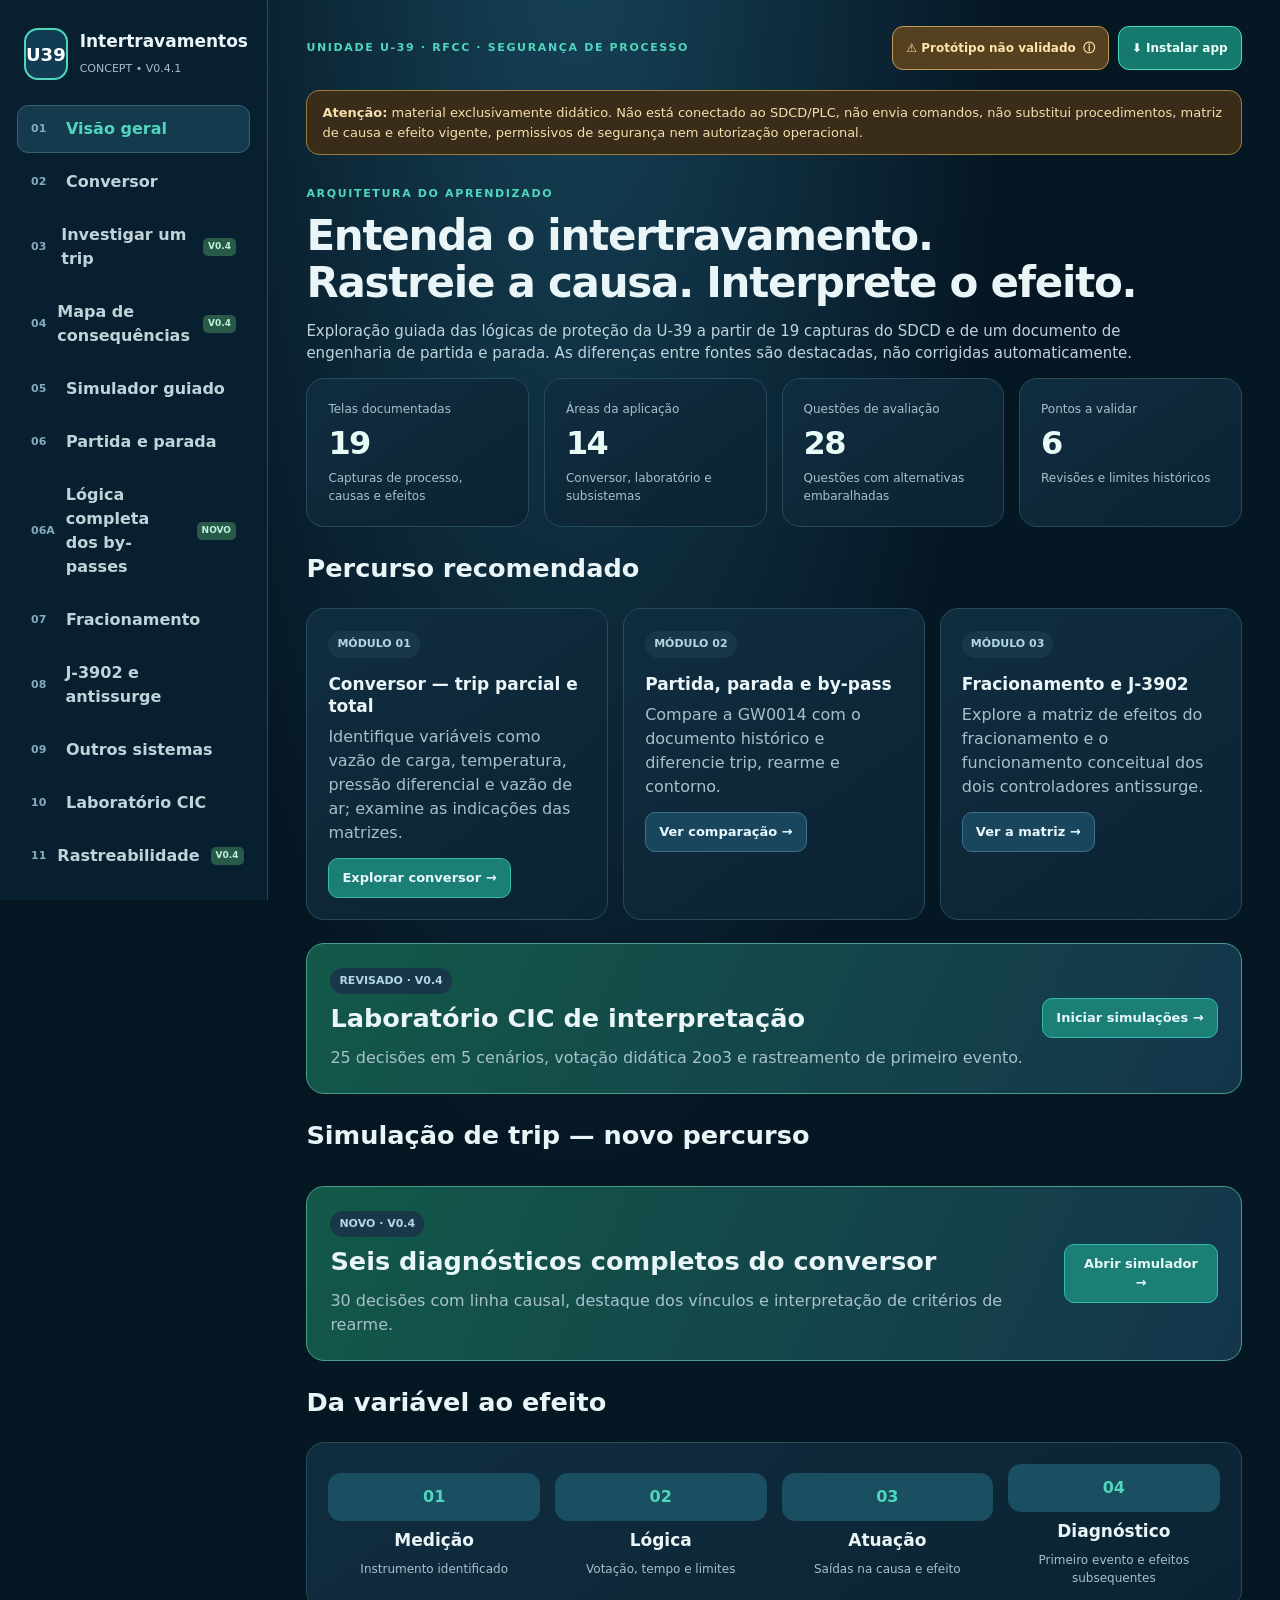
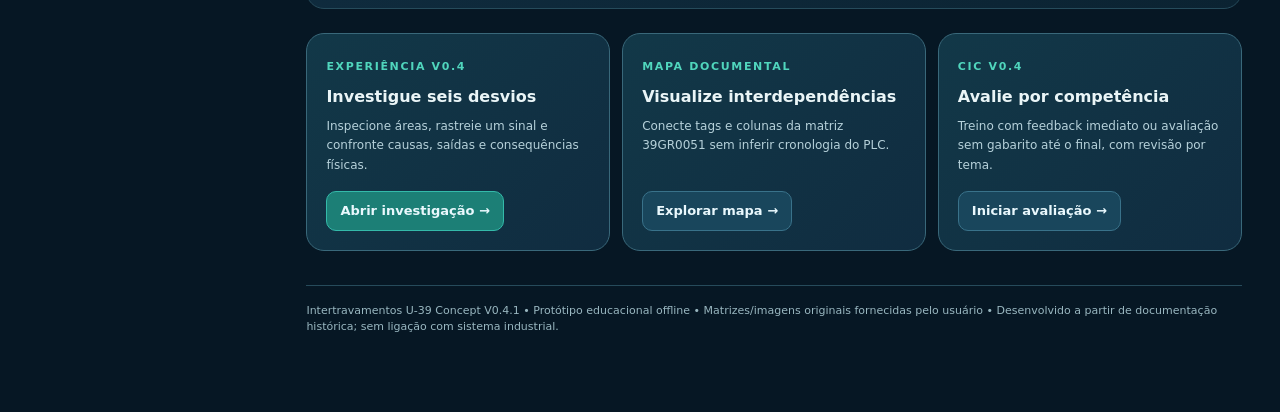
<file: index.html>
<!doctype html>
<html lang="pt-BR"><head>
<meta charset="utf-8"><meta name="viewport" content="width=device-width,initial-scale=1,viewport-fit=cover"><meta name="theme-color" content="#0a273d"><meta name="description" content="Concept educacional de intertravamentos da U-39, com causa e efeito e exercícios.">
<link rel="manifest" href="./manifest.webmanifest"><link rel="icon" type="image/png" sizes="192x192" href="./icons/icon-192.png"><link rel="apple-touch-icon" sizes="152x152" href="./icons/icon-152.png"><meta name="apple-mobile-web-app-capable" content="yes"><meta name="apple-mobile-web-app-status-bar-style" content="black-translucent"><meta name="apple-mobile-web-app-title" content="Intertravamento Concept"><link rel="stylesheet" href="./install-v041.css"><title>U-39 • Intertravamentos Concept </title>
<style>
:root{--bg:#061724;--surface:#0c2333;--surface2:#113043;--line:#264b5b;--ink:#eaf5f7;--muted:#a8c0ca;--teal:#50d6bd;--blue:#71bfe8;--yellow:#f7c661;--red:#fb9394;--chip:#19394a;--shadow:0 12px 44px #00101980;--r:18px}*{box-sizing:border-box}html{scroll-behavior:smooth}body{margin:0;font-family:Inter,"Segoe UI",system-ui,sans-serif;color:var(--ink);background:radial-gradient(ellipse at 45% -150px,#17445a 0,transparent 43%),var(--bg);line-height:1.5}a{color:#9ddfed}button,input{font:inherit}button{cursor:pointer}button:focus-visible,input:focus-visible{outline:3px solid #88ead3;outline-offset:2px}.app{display:grid;grid-template-columns:268px 1fr;min-height:100vh}.sidebar{background:#081f30;border-right:1px solid var(--line);position:sticky;top:0;height:100vh;overflow-y:auto;padding:23px 17px;display:flex;flex-direction:column;gap:20px}.brand{display:flex;align-items:center;gap:12px;padding:5px 7px}.logo{width:52px;height:52px;border-radius:14px;border:2px solid var(--teal);display:grid;place-items:center;font-size:18px;font-weight:900;color:#fff;background:#123c54}.brand strong{font-size:17px;display:block}.brand small{color:var(--muted);font-size:11px}.nav{display:flex;flex-direction:column;gap:5px}.nav button{width:100%;background:transparent;border:1px solid transparent;color:#c1d3d9;text-align:left;border-radius:11px;padding:11px 13px;font-weight:650;display:flex;gap:11px;align-items:center}.nav button:hover{background:#143649}.nav button.active{background:#143a4e;color:var(--teal);border-color:#386272}.nav .num{font-size:11px;color:#85abbc;width:24px}.side-foot{font-size:11px;color:#8faab5;border-top:1px solid var(--line);padding:16px 9px;margin-top:auto}.content{max-width:1640px;width:100%;margin:0 auto;padding:26px clamp(16px,3vw,44px) 76px;min-width:0}.topbar{display:flex;align-items:center;gap:12px;justify-content:space-between;margin-bottom:20px}.kicker{font-weight:750;font-size:11px;letter-spacing:.15em;text-transform:uppercase;color:var(--teal)}h1{font-size:clamp(26px,3.4vw,42px);line-height:1.13;margin:8px 0 13px;letter-spacing:-.03em}h2{font-size:clamp(20px,2vw,27px);line-height:1.2;margin:0 0 12px}h3{font-size:17px;line-height:1.3;margin:0 0 8px}p{margin:0 0 13px}.lead{color:#bfd4db;font-size:15px;max-width:880px}.pill{display:inline-flex;align-items:center;gap:6px;background:#14483f;color:#a8f4dc;padding:5px 9px;border-radius:100px;font-size:11px;font-weight:800;white-space:nowrap}.pill.warn{background:#56401c;color:#f8da99}.pill.neutral{background:#18384a;color:#b3d6e2}.notice{border:1px solid #997c3b;background:#392c19;border-radius:13px;padding:12px 15px;color:#f6dfac;font-size:13px;margin:16px 0 25px}.grid{display:grid;grid-template-columns:repeat(12,minmax(0,1fr));gap:15px}.span3{grid-column:span 3}.span4{grid-column:span 4}.span5{grid-column:span 5}.span6{grid-column:span 6}.span7{grid-column:span 7}.span8{grid-column:span 8}.span12{grid-column:span 12}.card{background:linear-gradient(145deg,#102d40,#0b2332);border:1px solid var(--line);border-radius:var(--r);padding:21px;min-width:0}.card.alt{background:#0b2434}.mini{color:var(--muted);font-size:12px}.stat{font-size:32px;font-weight:850;letter-spacing:-.05em;line-height:1.15;color:#e8fbf6;margin:7px 0}.sechead{display:flex;justify-content:space-between;align-items:start;gap:12px;margin:26px 0 13px;flex-wrap:wrap}.btn,.choice,.chip{background:#19465c;border:1px solid #39728a;color:#e9f8fd;padding:9px 13px;border-radius:10px;font-weight:700;font-size:13px}.btn:hover,.choice:hover,.chip:hover{border-color:var(--teal);background:#1a5262}.btn.primary{background:#1c7f76;border-color:#34baaa}.btn.ghost{background:transparent}.btn.small{font-size:12px;padding:6px 9px}.tabs{display:flex;gap:7px;flex-wrap:wrap}.chip.selected,.choice.selected{background:#1b655c;border-color:#48d6be;color:#eafffa}.muted{color:var(--muted)}.row{display:flex;gap:10px;align-items:center;flex-wrap:wrap}.split{display:grid;grid-template-columns:minmax(0,1.25fr) minmax(280px,.75fr);gap:16px}.figure{background:#071621;border:1px solid #376073;border-radius:13px;overflow:hidden}.figure button{display:block;width:100%;border:0;background:none;padding:0;color:inherit}.figure img{display:block;width:100%;height:auto;object-fit:contain}.figure figcaption{color:#b0c7ce;font-size:12px;padding:9px 12px;border-top:1px solid var(--line)}figure{margin:0}.dot{width:10px;height:10px;border-radius:50%;background:var(--teal);display:inline-block;vertical-align:middle}.detail{border-left:3px solid var(--teal);background:#103446;border-radius:0 10px 10px 0;padding:14px 16px;font-size:13px;color:#d9ecf0}.detail.warn{border-left-color:var(--yellow);background:#362d1e;color:#ffe5b0}.divider{border:0;border-top:1px solid var(--line);margin:17px 0}.callout{display:flex;gap:14px;align-items:flex-start}.bigletter{border-radius:13px;background:#1a4e61;color:var(--teal);font-weight:900;padding:12px 17px}.tablewrap{overflow-x:auto;border-radius:12px;border:1px solid var(--line)}table{border-collapse:collapse;width:100%;font-size:12px;min-width:650px}th,td{padding:12px 13px;text-align:left;border-bottom:1px solid #2a4a58;vertical-align:top}th{background:#173c4f;color:#c9e6eb;white-space:nowrap}tr:nth-child(even) td{background:#102e3f}td{color:#d4e5e9}tr:last-child td{border-bottom:0}.cause-list{display:grid;gap:9px}.cause-list button{text-align:left;background:#0e2c3e;border:1px solid #2d586c;border-radius:12px;padding:13px 15px;color:#d7edf1}.cause-list button:hover,.cause-list button.selected{border-color:#51d7bf;background:#194758}.cause-list button strong{display:block;font-size:13px}.cause-list button small{display:block;color:#b5cad0;margin-top:4px}.effect{padding:12px;border:1px solid #32576b;border-radius:11px;margin:7px 0;font-size:12px;background:#122f40;display:flex;justify-content:space-between;gap:12px;align-items:center}.effect.on{background:#135049;border-color:#43c6aa}.effect .status{font-size:10px;white-space:nowrap;color:#b1eccc;font-weight:700}.gallery{display:grid;grid-template-columns:repeat(3,minmax(0,1fr));gap:15px}.gal-item{padding:0;overflow:hidden}.gal-item button{display:block;width:100%;border:0;background:none;color:inherit;text-align:left}.gal-item img{display:block;width:100%;aspect-ratio:1.48;object-fit:contain;background:#06121e}.gal-item .copy{padding:11px 13px 15px}.gal-item .copy strong{display:block;font-size:12px;line-height:1.35}.gal-item small{font-size:11px;color:#b4ccd3}input[type=search]{color:var(--ink);background:#102c3d;border:1px solid #396172;padding:12px 15px;width:min(100%,430px);border-radius:12px}.hidden{display:none!important}.quiz-options{display:grid;gap:9px;margin:15px 0}.choice{text-align:left;padding:12px 14px;font-weight:600;background:#112e40}.choice.selected{background:#19564c}.choice.correct{background:#1b5c4c;border-color:#59d29e}.choice.incorrect{background:#5d2d38;border-color:#e9929d}.quiz-answer{background:#143a42;border-left:3px solid var(--teal);padding:13px;border-radius:0 10px 10px 0;margin:14px 0;font-size:13px}.progressbar{height:7px;background:#1a4253;overflow:hidden;border-radius:100px;margin:14px 0 20px}.progressbar>span{height:100%;display:block;background:#54d5bb;transition:width .2s}.screen{display:none}.screen.active{display:block}.tiny{font-size:11px;color:#a8c0ca}.footer{margin-top:34px;color:#99b7c0;font-size:11px;border-top:1px solid var(--line);padding-top:17px}.modal{position:fixed;inset:0;background:#000d;z-index:100;display:none;align-items:center;justify-content:center;padding:14px}.modal.open{display:flex}.modal-inner{max-width:min(98vw,1500px);max-height:95vh;display:flex;flex-direction:column;gap:9px;min-width:0}.modal-bar{display:flex;justify-content:space-between;gap:15px;align-items:center;color:white;font-size:13px;background:#0d3444;padding:7px 12px;border-radius:11px}.modal img{display:block;object-fit:contain;max-width:100%;max-height:calc(95vh - 66px);background:#112733;align-self:center;border:1px solid #4e6876}.hamb{display:none}.sourcebox{background:#193649;padding:12px 15px;border-radius:10px;font-size:12px;color:#c9dce1;border:1px solid #345a6b}.image-multi{display:grid;grid-template-columns:repeat(2,minmax(0,1fr));gap:14px}.step{border-left:2px solid #438b8c;padding:0 0 20px 18px;margin-left:8px;position:relative}.step:before{content:'';position:absolute;left:-7px;top:0;background:#56d6bd;border:2px solid #0b2434;border-radius:100%;width:10px;height:10px}.step:last-child{border-left-color:transparent;padding-bottom:0}.step strong{display:block;margin-bottom:5px}img{max-width:100%}@media(max-width:1080px){.span3{grid-column:span 6}.span4{grid-column:span 6}.gallery{grid-template-columns:repeat(2,minmax(0,1fr))}}@media(max-width:780px){.app{display:block}.sidebar{position:fixed;z-index:60;left:0;top:0;bottom:0;width:min(82vw,290px);transform:translateX(-110%);transition:transform .25s;box-shadow:var(--shadow)}.sidebar.open{transform:none}.hamb{display:block}.content{padding:16px 14px 50px}.split{grid-template-columns:1fr}.span3,.span4,.span5,.span6,.span7,.span8{grid-column:span 12}.image-multi{grid-template-columns:1fr}.card{padding:16px}.gallery{grid-template-columns:repeat(2,minmax(0,1fr));gap:10px}.gal-item .copy{padding:9px}.topbar{margin-bottom:13px}h1{font-size:27px}table{font-size:11px}.stat{font-size:27px}}@media(max-width:440px){.gallery{grid-template-columns:1fr}.nav button{padding:10px}.topbar .pill{white-space:normal;text-align:right}.sechead{margin-top:23px}}

/* V0.2 — aplicações didáticas e acessibilidade */
.nav-new{margin-left:auto;font-size:9px;border-radius:5px;padding:2px 5px;background:#285949;color:#baf4d9}.lab-feature{margin-top:23px;display:flex;align-items:center;justify-content:space-between;gap:18px;padding:23px;background:linear-gradient(115deg,#135949,#14354b);border:1px solid #4b9d89;border-radius:var(--r)}.lab-feature h2{margin-top:9px}.lab-feature p{margin:0}.output-grid{display:grid;grid-template-columns:repeat(3,minmax(0,1fr));gap:8px}.output-pill{background:#122b3b;border:1px solid #3c5e6d;border-radius:9px;padding:9px 10px;font-size:11px;display:flex;flex-direction:column;gap:3px;min-width:0}.output-pill.active{background:#18564b;border-color:#4bcaad}.output-pill em{font-style:normal;color:#b5ced1;font-size:10px}.phase-detail{margin-top:17px;background:#0e3041;padding:17px;border:1px solid #365f70;border-radius:13px;min-height:130px}.phase-detail p:last-child{margin-bottom:0}.phase-detail ul{margin:9px 0 0;padding-left:20px}.phase-detail li{margin-bottom:8px}.vote-group{display:grid;grid-template-columns:repeat(3,minmax(0,1fr));gap:10px;margin:21px 0}.vote{border-radius:12px;background:#143d4c;border:1px solid #507487;padding:15px 7px;font-size:13px;font-weight:750;color:#cee0e7}.vote[aria-pressed="true"]{background:#6f3d2e;color:#fff0d8;border-color:#ecaa80}.vote-result{padding:13px 15px;border-left:4px solid #51d0b8;background:#163c45;border-radius:0 9px 9px 0;font-size:13px}.vote-result.trip{border-left-color:#fab869;background:#493222}.lab-grid{display:grid;grid-template-columns:repeat(5,minmax(0,1fr));gap:11px;margin-bottom:19px}.lab-card{background:#0e3041;border:1px solid #3b6577;padding:15px;border-radius:13px;color:#dbeef2;text-align:left;min-width:0}.lab-card:hover,.lab-card.selected{border-color:#55cbb4;background:#175249}.lab-card small{font-size:10px;color:#a9c5cd;display:block;margin-top:8px}.lab-card strong{font-size:13px;display:block;line-height:1.3}.lab-card .lab-icon{display:block;font-size:21px;margin-bottom:10px}.lab-workspace{margin-top:20px}.lab-workspace .sourcebox{margin:12px 0}.lab-workspace h2{margin-top:16px}.evidence-tags{display:flex;gap:7px;flex-wrap:wrap;margin-top:7px}.evidence-tags button{font-size:11px}.caption-bar{display:flex;justify-content:space-between;align-items:center;gap:12px}.learn-note{border-radius:12px;padding:12px;background:#0d3141;border:1px solid #3f6576;font-size:12px;color:#c5dce1}.toast-saved{color:#b4f3e3}
@media(max-width:780px){.topbar{position:sticky;top:0;z-index:32;background:#092334f0;border:1px solid #204757;padding:8px 10px;border-radius:12px;backdrop-filter:blur(12px)}.sidebar.open{z-index:65}}
/* Modal com zoom para leitura de tags em mobile */
#lightbox .modal-inner{width:min(98vw,1560px);height:min(94dvh,940px);max-height:none}#lightbox .modal-bar{flex:0 0 auto}#lightbox .image-stage{flex:1;min-height:0;overflow:auto;display:block;background:#071621;border:1px solid #426174;border-radius:10px;touch-action:pan-x pan-y}#lightbox .image-stage img{max-width:none;max-height:none;width:100%;height:auto;display:block;margin:0;object-fit:initial;align-self:auto;border:0;transform:none}#lightbox .zoom-controls{display:flex;align-items:center;gap:5px;margin-left:auto}#lightbox .zoom-controls button{background:#19465c;border:1px solid #47738a;color:white;border-radius:7px;min-width:32px;height:30px;cursor:pointer}#lightbox .zoom-controls button:hover{background:#2b6578}#lightbox .zoom-value{min-width:39px;text-align:center;font-size:11px;color:#bce5e6}
@media(max-width:1180px){.lab-grid{grid-template-columns:repeat(3,minmax(0,1fr))}}@media(max-width:840px){.output-grid{grid-template-columns:repeat(2,minmax(0,1fr))}.lab-grid{grid-template-columns:repeat(2,minmax(0,1fr))}}@media(max-width:580px){.lab-feature{align-items:stretch;flex-direction:column;padding:16px}.lab-feature .btn{align-self:flex-start}.vote{font-size:12px;padding:12px 4px}.lab-grid{grid-template-columns:1fr 1fr}.output-grid{grid-template-columns:1fr 1fr}.lab-card{padding:11px}.lab-card .lab-icon{margin-bottom:4px}#lightbox .modal-inner{height:93dvh;width:99vw}#lightbox .modal-bar{font-size:11px;flex-wrap:wrap}#lightbox .zoom-controls{margin-left:0}#lightbox .image-stage img{width:100%}}@media(max-width:365px){.output-grid{grid-template-columns:1fr}.lab-grid{grid-template-columns:1fr}.vote-group{gap:5px}}
@media(prefers-reduced-motion:reduce){html{scroll-behavior:auto}*,*:before,*:after{transition-duration:.01ms!important;animation-duration:.01ms!important}}

/* V0.4 · Fluxo guiado do conversor, responsivo e sem controles reais de SDCD */
.sim-scenarios{display:grid;grid-template-columns:repeat(3,minmax(0,1fr));gap:11px;margin:14px 0 19px}
.sim-case{display:flex;align-items:center;gap:11px;background:#112c3d;border:1px solid #31556b;border-radius:13px;color:#eaf7f9;text-align:left;padding:13px;min-width:0;min-height:77px}
.sim-case strong{display:block;font-size:13px;line-height:1.28}.sim-case small{display:block;color:#a9c5cd;line-height:1.3;font-size:11px;margin-top:4px}
.sim-case:hover,.sim-case.selected{border-color:#54cdbb;background:#164b4d}.sim-case-icon{display:grid;place-items:center;flex:0 0 33px;height:33px;border-radius:10px;background:#27566a;font-weight:850;color:#b7eeeb}
.sim-workspace{padding:clamp(16px,2.3vw,25px)}.sim-timeline{display:grid;grid-template-columns:repeat(5,minmax(0,1fr));gap:5px;margin:17px 0}.sim-step{background:#0a2636;border:1px solid #28495b;border-radius:10px;padding:10px 8px;display:flex;align-items:center;gap:7px;min-width:0}
.sim-step span{font-weight:850;background:#1c4355;min-width:22px;height:22px;display:grid;place-items:center;border-radius:100%;font-size:11px}.sim-step strong{font-size:11px;line-height:1.3;font-weight:700}.sim-step.here{background:#1a544e;border-color:#60d5ba}.sim-step.done{border-color:#407466}
.sim-flow{display:flex;align-items:center;gap:6px;background:#081e2c;border:1px solid #335364;border-radius:11px;padding:12px 8px;margin:15px 0;overflow-x:auto}.sim-node{display:flex;align-items:center;gap:7px;padding:10px 9px;border-radius:9px;border:1px solid #35556a;flex:1;min-width:120px;color:#a4bfca;font-size:11px;font-weight:650}.sim-node-n{flex-shrink:0;width:22px;height:22px;display:grid;place-items:center;background:#28506b;border-radius:7px;color:white;font-size:11px}.sim-node.focus{border-color:#5ce1c2;background:#164d4b;color:#eafff8}.sim-node.prior{border-color:#408578;color:#c1e4da}.sim-link{color:#85bbb8}
.sim-question{margin:20px 0}.sim-actions{margin-top:21px;justify-content:space-between}.sim-reference{background:none;border:0;color:#a0e9e2;padding:2px;font-weight:750;text-decoration:underline;text-underline-offset:2px;cursor:pointer}.sim-summary{display:grid;grid-template-columns:repeat(2,minmax(0,1fr));gap:10px;margin:15px 0}.sim-summary article{border:1px solid #315569;background:#102c3d;border-radius:10px;padding:13px;font-size:13px}.sim-summary p{margin:6px 0 0;color:#b5cbd2}.sim-blank{margin-top:15px}
@media(max-width:1100px){.sim-scenarios{grid-template-columns:repeat(2,minmax(0,1fr))}.sim-step{display:block;text-align:center}.sim-step span{margin:0 auto 5px}}
@media(max-width:680px){.sim-scenarios{grid-template-columns:1fr 1fr}.sim-case{padding:10px;min-height:82px}.sim-case-icon{min-width:29px;flex-basis:29px}.sim-step{padding:7px 2px}.sim-step strong{font-size:9px}.sim-node{min-width:110px}.sim-summary{grid-template-columns:1fr}.sim-actions .btn{font-size:12px}}
@media(max-width:410px){.sim-scenarios{grid-template-columns:1fr}.sim-step strong{font-size:8px}.sim-timeline{gap:3px}.sim-step span{width:19px;height:19px;font-size:10px}}

</style><link rel="stylesheet" href="./v04.css"><link rel="stylesheet" href="./bypass-avancado-v1.css">
</head><body>
<div class="app"><aside id="sidebar" class="sidebar"><div class="brand"><div class="logo">U39</div><div><strong>Intertravamentos</strong><small>CONCEPT • V0.4.1</small></div></div><div class="nav" id="nav"><button class="active" data-page="inicio"><span class="num">01</span> Visão geral</button><button data-page="conversor"><span class="num">02</span> Conversor</button><button data-page="investigacao"><span class="num">03</span> Investigar um trip <span class="nav-new">V0.4</span></button><button data-page="mapa"><span class="num">04</span> Mapa de consequências <span class="nav-new">V0.4</span></button><button data-page="simulador"><span class="num">05</span> Simulador guiado</button><button data-page="bypass"><span class="num">06</span> Partida e parada</button><button data-page="fracionamento"><span class="num">07</span> Fracionamento</button><button data-page="j3902"><span class="num">08</span> J-3902 e antissurge</button><button data-page="sistemas"><span class="num">09</span> Outros sistemas</button><button data-page="laboratorio"><span class="num">10</span> Laboratório CIC</button><button data-page="rastreio"><span class="num">11</span> Rastreabilidade <span class="nav-new">V0.4</span></button><button data-page="galeria"><span class="num">12</span> Telas originais</button><button data-page="quiz"><span class="num">13</span> Avaliação CIC <span class="nav-new">V0.4</span></button><button data-page="validacao"><span class="num">14</span> Validação técnica</button></div><div class="side-foot">Treinamento baseado em documento histórico e capturas fornecidas pelo usuário.<br>Não representa a configuração validada da planta.</div></aside>
<main class="content"><header class="topbar"><div class="row"><button class="btn ghost hamb" id="menuBtn" aria-label="Abrir menu">☰ Menu</button><div class="kicker">UNIDADE U-39 · RFCC · SEGURANÇA DE PROCESSO</div></div><div class="u39-topbar-actions"><button type="button" class="u39-validation-button" id="u39ValidationBtn" aria-haspopup="dialog" aria-controls="u39ValidationDialog">⚠ Protótipo não validado <span aria-hidden="true">ⓘ</span></button><button type="button" class="u39-install-button" id="u39InstallBtn" aria-haspopup="dialog" aria-controls="u39InstallDialog">⬇ Instalar app</button></div></header>
<div class="notice"><strong>Atenção:</strong> material exclusivamente didático. Não está conectado ao SDCD/PLC, não envia comandos, não substitui procedimentos, matriz de causa e efeito vigente, permissivos de segurança nem autorização operacional.</div>
<section id="page-inicio" class="screen active"><span class="kicker">Arquitetura do aprendizado</span><h1>Entenda o intertravamento.<br>Rastreie a causa. Interprete o efeito.</h1><p class="lead">Exploração guiada das lógicas de proteção da U-39 a partir de 19 capturas do SDCD e de um documento de engenharia de partida e parada. As diferenças entre fontes são destacadas, não corrigidas automaticamente.</p>
<div class="grid"><div class="card span3"><div class="mini">Telas documentadas</div><div class="stat">19</div><div class="mini">Capturas de processo, causas e efeitos</div></div><div class="card span3"><div class="mini">Áreas da aplicação</div><div class="stat">14</div><div class="mini">Conversor, laboratório e subsistemas</div></div><div class="card span3"><div class="mini">Questões de avaliação</div><div class="stat" id="qStat">28</div><div class="mini">Questões com alternativas embaralhadas</div></div><div class="card span3"><div class="mini">Pontos a validar</div><div class="stat">6</div><div class="mini">Revisões e limites históricos</div></div></div>
<div class="sechead"><h2>Percurso recomendado</h2></div><div class="grid"><div class="card span4"><div class="pill neutral">MÓDULO 01</div><h3 style="margin-top:15px">Conversor — trip parcial e total</h3><p class="muted">Identifique variáveis como vazão de carga, temperatura, pressão diferencial e vazão de ar; examine as indicações das matrizes.</p><button class="btn primary" data-goto="conversor">Explorar conversor →</button></div><div class="card span4"><div class="pill neutral">MÓDULO 02</div><h3 style="margin-top:15px">Partida, parada e by-pass</h3><p class="muted">Compare a GW0014 com o documento histórico e diferencie trip, rearme e contorno.</p><button class="btn" data-goto="bypass">Ver comparação →</button></div><div class="card span4"><div class="pill neutral">MÓDULO 03</div><h3 style="margin-top:15px">Fracionamento e J-3902</h3><p class="muted">Explore a matriz de efeitos do fracionamento e o funcionamento conceitual dos dois controladores antissurge.</p><button class="btn" data-goto="fracionamento">Ver a matriz →</button></div></div>
<div class="lab-feature"><div><span class="pill neutral">REVISADO · V0.4</span><h2>Laboratório CIC de interpretação</h2><p class="muted">25 decisões em 5 cenários, votação didática 2oo3 e rastreamento de primeiro evento.</p></div><button class="btn primary" data-goto="laboratorio">Iniciar simulações →</button></div><div class="sechead"><h2>Simulação de trip — novo percurso</h2></div><div class="lab-feature"><div><span class="pill neutral">NOVO · V0.4</span><h2>Seis diagnósticos completos do conversor</h2><p class="muted">30 decisões com linha causal, destaque dos vínculos e interpretação de critérios de rearme.</p></div><button class="btn primary" data-goto="simulador">Abrir simulador →</button></div><div class="sechead"><h2>Da variável ao efeito</h2></div><div class="card"><div class="grid" style="text-align:center;align-items:center"><div class="span3"><div class="bigletter">01</div><h3 style="margin-top:8px">Medição</h3><div class="mini">Instrumento identificado</div></div><div class="span3"><div class="bigletter">02</div><h3 style="margin-top:8px">Lógica</h3><div class="mini">Votação, tempo e limites</div></div><div class="span3"><div class="bigletter">03</div><h3 style="margin-top:8px">Atuação</h3><div class="mini">Saídas na causa e efeito</div></div><div class="span3"><div class="bigletter">04</div><h3 style="margin-top:8px">Diagnóstico</h3><div class="mini">Primeiro evento e efeitos subsequentes</div></div></div></div><div class="v04-feature-links"><div class="card"><span class="kicker">EXPERIÊNCIA V0.4</span><h3>Investigue seis desvios</h3><p>Inspecione áreas, rastreie um sinal e confronte causas, saídas e consequências físicas.</p><button type="button" class="btn primary" data-goto="investigacao">Abrir investigação →</button></div><div class="card"><span class="kicker">MAPA DOCUMENTAL</span><h3>Visualize interdependências</h3><p>Conecte tags e colunas da matriz 39GR0051 sem inferir cronologia do PLC.</p><button type="button" class="btn" data-goto="mapa">Explorar mapa →</button></div><div class="card"><span class="kicker">CIC V0.4</span><h3>Avalie por competência</h3><p>Treino com feedback imediato ou avaliação sem gabarito até o final, com revisão por tema.</p><button type="button" class="btn" data-goto="quiz">Iniciar avaliação →</button></div></div></section>
<section id="page-conversor" class="screen"><span class="kicker">MÓDULO 01 · CONVERSOR</span><h1>Intertravamentos do conversor</h1><p class="lead">Selecione uma condição documentada para estudar sua interpretação. Os efeitos indicados são descrições didáticas da matriz — não uma execução real de lógica de PLC.</p>
<div class="split"><div class="card"><h2>Causas documentadas</h2><div class="cause-list" id="converterCauses"></div></div><div class="card"><span class="pill neutral" id="convClass">SELECIONE UMA CAUSA</span><h2 style="margin-top:12px" id="convTitle">Condição de proteção</h2><p id="convDesc" class="muted">Ao selecionar um item, são exibidos a variável, o critério visto na tela e a relação com o processo.</p><div class="detail" id="convNote">O material diferencia linhas classificadas como trip parcial e trip total. Algumas linhas mostram efeitos em várias colunas; consulte a matriz de referência para a leitura completa.</div><div style="margin-top:18px"><button class="btn small" data-img="39GR0051_M.Intertravamento conversor.png">Abrir matriz original ↗</button></div></div></div>

<div class="sechead"><h2>Da causa às saídas da matriz</h2><span class="pill neutral">39GR0051 · leitura do registro</span></div>
<div class="card"><p class="mini">Ao selecionar uma causa, as marcações das colunas correspondentes são destacadas abaixo. É uma transcrição visual dos pontos da captura, <strong>não uma sequência temporal, confirmação de atuação ou reprodução do PLC.</strong></p>
<div class="row" id="convLinkSummary" style="margin:13px 0" aria-live="polite"></div><div id="convOutputs" class="output-grid"></div>
<p class="tiny" style="margin-top:12px">A coluna «1º evento» indica associação à sinalização de evento; os demais nomes são etiquetas de saídas da matriz. Consulte a imagem ampliada para a descrição integral e para as marcas vermelhas.</p></div>
<div class="sechead"><h2>Conexão com o processo</h2></div><div class="image-multi"><figure class="figure"><button data-img="39GR0009_M(1).png"><img loading="lazy" src="./assets/39GR0009_M(1).png" alt="Tela do conversor do SDCD"/></button><figcaption>39GR0009 — Conversor Controle 1 • ampliar imagem</figcaption></figure><figure class="figure"><button data-img="39GR0008_M(1).png"><img loading="lazy" src="./assets/39GR0008_M(1).png" alt="Tela dos dispersores do SDCD"/></button><figcaption>39GR0008 — Dispersores • ampliar imagem</figcaption></figure></div><div class="notice">A captura do SDCD é um registro de estado, não comprova qual versão da lógica está hoje carregada no PLC.</div><div class="v04-physics card"><span class="kicker">APROFUNDAMENTO V0.4 · FENÔMENOS DO RFCC</span><h2>Por que as proteções existem?</h2><p class="muted">Explicações físicas gerais para compreender a relação entre variável, operação e risco. As telas comprovam a <strong>associação da proteção</strong>; não apresentam justificativas completas de projeto.</p><div class="v04-physics-list"><details><summary><strong>Baixa vazão de carga</strong><small>FSLL-39005/39006</small></summary><div><p><b>Fenômeno físico:</b> Reduzir a alimentação modifica a distribuição de óleo e a relação efetiva catalisador/óleo no riser. A temperatura e o contato entre fases podem se alterar conforme as demais correntes e a circulação.</p><p><b>Limite de interpretação:</b> A consequência não é automaticamente uma variação única de temperatura; depende de carga, vapor, catalisador e estado de operação.</p><span class="v04-badge physics">FUNDAMENTO DIDÁTICO</span> <small>39GR0051 + 39GR0008 · interpretação física complementar</small></div></details><details><summary><strong>Temperatura baixa de reação</strong><small>TSL-39010</small></summary><div><p><b>Fenômeno físico:</b> A temperatura influencia a vaporização da carga e a cinética das reações catalíticas. Temperaturas insuficientes podem reduzir a severidade e alterar a conversão e a distribuição de produtos.</p><p><b>Limite de interpretação:</b> Baixa temperatura é a variável protegida, não a comprovação da causa raiz: carga, calor transportado pelo catalisador e outras condições devem ser avaliadas conjuntamente.</p><span class="v04-badge physics">FUNDAMENTO DIDÁTICO</span> <small>39GR0051 + 39GR0009 · interpretação física complementar</small></div></details><details><summary><strong>Perda de vapor de dispersão</strong><small>FALL/FSLL-39044</small></summary><div><p><b>Fenômeno físico:</b> O vapor participa da dispersão do óleo na entrada do riser. Mudanças de dispersão podem modificar tamanho/distribuição das gotas, contato local com o catalisador e uniformidade de vaporização.</p><p><b>Limite de interpretação:</b> A captura não quantifica atomização, distribuição térmica, formação de coque ou cronologia dos efeitos. Não confundir vapor de dispersão com vapor de emergência.</p><span class="v04-badge physics">FUNDAMENTO DIDÁTICO</span> <small>39GR0008 + 39GW0014 · interpretação física complementar</small></div></details><details><summary><strong>Baixa vazão de ar</strong><small>FSLL-39003</small></summary><div><p><b>Fenômeno físico:</b> O ar fornece oxigênio necessário à combustão de coque na regeneração. Alterar esse suprimento modifica a disponibilidade de oxidante, a liberação de calor e potencialmente o estado térmico do catalisador regenerado.</p><p><b>Limite de interpretação:</b> Não é possível deduzir teor de CO/CO₂, temperatura final ou tempo até consequência com uma captura estática.</p><span class="v04-badge physics">FUNDAMENTO DIDÁTICO</span> <small>39GR0009 + 39GR0051 · interpretação física complementar</small></div></details><details><summary><strong>Baixa pressão diferencial</strong><small>PDSLL-39018/39022</small></summary><div><p><b>Fenômeno físico:</b> A diferença de pressão entre vasos e trechos de transporte contribui para a movimentação das partículas de catalisador. A redução da força motriz pode afetar a estabilidade da circulação em cada circuito.</p><p><b>Limite de interpretação:</b> Uma leitura de diferencial baixo não demonstra por si só reversão de fluxo; seriam necessários limites, posições de válvulas e balanço de pressão aprovados.</p><span class="v04-badge physics">FUNDAMENTO DIDÁTICO</span> <small>39GR0009 + 39GW0014 · interpretação física complementar</small></div></details><details><summary><strong>Trip do soprador</strong><small>XSJ3901 / J-3901</small></summary><div><p><b>Fenômeno físico:</b> O J-3901 está ligado ao fornecimento de ar de regeneração. Uma indisponibilidade da máquina exige correlacionar o registro de trip próprio e a entrada de proteção transmitida ao conversor.</p><p><b>Limite de interpretação:</b> O primeiro evento da máquina não necessariamente é o primeiro evento do conversor. As matrizes isoladas não identificam a ordem cronológica completa.</p><span class="v04-badge physics">FUNDAMENTO DIDÁTICO</span> <small>39GR0052 + 39GR0051 + 39GR0068 · interpretação física complementar</small></div></details></div><div class="v04-actions"><button class="btn primary" data-goto="investigacao">Investigar em um cenário →</button><button class="btn" data-goto="rastreio">Conferir fontes e pendências</button></div></div></section>

<section id="page-investigacao" class="screen">
 <span class="kicker">MÓDULO PRÁTICO V0.4 · INVESTIGAÇÃO CAUSAL</span>
 <h1>Investigue um trip na unidade</h1>
 <p class="lead">Em vez de responder somente a perguntas, investigue sinais e conecte <strong>instrumento → entrada da matriz → saídas assinaladas → repercussão física</strong>. Os estados abaixo são hipóteses educacionais, não uma reprodução do PLC.</p>
 <div class="v04-alert"><strong>Ambiente isolado:</strong> não há botões de operação, by-pass, reset ou envio de comandos. A ordem das etapas é didática; não representa a ordem temporal de atuação de saídas reais.</div>
 <div id="v04CasePicker" class="v04-case-grid" aria-label="Selecionar situação simulada"></div>
 <div id="v04InvestigWorkspace" class="card v04-invest-work hidden" aria-live="polite"></div>
</section>
<section id="page-mapa" class="screen">
 <span class="kicker">MÓDULO VISUAL V0.4 · INTERDEPENDÊNCIAS</span>
 <h1>Mapa de causa, efeito e consequências</h1>
 <p class="lead">Selecione uma causa e examine as saídas destacadas na matriz 39GR0051. Clique em uma área para abrir a explicação; o desenho não representa uma sequência de acionamento.</p>
 <div class="v04-alert"><strong>Leitura técnica:</strong> a presença de marcações na matriz comprova um vínculo documental, não execução, temporização, sucesso de atuação nem a situação atual da unidade.</div>
 <div class="v04-map-controls"><label for="v04MapCause">Causa investigada</label><select id="v04MapCause"></select><button class="btn small" type="button" data-img="39GR0051_M.Intertravamento conversor.png">Conferir matriz ↗</button></div>
 <div id="v04MapCanvas" class="v04-mapboard"></div>
 <div id="v04MapDetail" class="card v04-mapdetail hidden" aria-live="polite"></div>
</section>
<section id="page-simulador" class="screen">
<span class="kicker">MÓDULO AVANÇADO · DIAGNÓSTICO SEQUENCIAL</span><h1>Simulador de trips do conversor</h1>
<p class="lead">Seis cenários hipotéticos para relacionar <strong>causa inicial → condição da lógica → saídas da matriz → repercussões no processo → critérios de rearme</strong>. Faça cinco decisões interpretativas por cenário.</p>
<div class="notice">Simulação de leitura técnica: as telas não registram estes eventos como ocorridos. O encadeamento é pedagógico, <strong>não é cronologia de PLC</strong>, não reproduz temporizadores reais e não ensina manobras de partida, parada ou reset.</div>
<div class="sechead"><h2>Escolha a condição a analisar</h2><span class="pill neutral">6 cenários · 30 decisões</span></div>
<div class="sim-scenarios" id="simCaseButtons"></div>
<div class="card sim-blank" id="simIntro"><h2>Da falha à interpretação</h2><p class="muted">Selecione um cenário. Cada etapa libera uma explicação física e documental após sua decisão. Você poderá consultar as telas originais sem sair do exercício.</p><div class="row"><span class="pill neutral">Causa</span> → <span class="pill neutral">Lógica</span> → <span class="pill neutral">Efeitos</span> → <span class="pill neutral">Processo</span> → <span class="pill neutral">Rearme</span></div></div>
<div class="card sim-workspace hidden" id="simWorkspace">
 <div class="row" style="justify-content:space-between;align-items:center"><span class="pill neutral" id="simTag"></span><span id="simClass" class="pill"></span></div>
 <h2 id="simHeading" style="margin-top:14px"></h2><p class="muted" id="simPremise"></p>
 <div class="row" style="justify-content:space-between"><span class="pill neutral" id="simCounter">Fase 1/5</span><span class="pill neutral" id="simScore">0 acertos</span></div>
 <div class="progressbar"><span id="simProgressFill" style="width:20%"></span></div>
 <div class="sim-timeline" id="simTimeline" role="list" aria-label="Etapas interpretativas"></div>
 <div class="sim-flow" id="simNodes" aria-label="Encadeamento ilustrativo"></div>
 <div class="sourcebox" id="simEvidence"></div>
 <div class="sim-question"><span class="kicker" id="simStageTitle">Causa inicial</span><h3 id="simQuestion" style="margin:9px 0 15px"></h3><div id="simOptions" class="quiz-options"></div></div>
 <div id="simFeedback" class="quiz-answer hidden" aria-live="polite"></div><div id="simLearning" class="detail hidden" aria-live="polite"></div>
 <div class="row sim-actions"><button type="button" id="simCancel" class="btn ghost">← Outro cenário</button><button type="button" id="simNext" class="btn primary" disabled>Continuar encadeamento →</button></div>
</div></section>
<section id="page-bypass" class="screen"><span class="kicker">MÓDULO 02 · PROTEÇÃO E TRANSIÇÕES</span><h1>By-pass de partida e parada</h1><p class="lead">Comparação entre o descritivo histórico e a tela 39GW0014. Não confunda condição de trip, critério de rearme e condição de reset automático do by-pass.</p><div class="split"><figure class="figure"><button data-img="39GW0014_M.png"><img loading="lazy" src="./assets/39GW0014_M.png" alt="Lógica de by-pass do SDCD, tela 39GW0014"/></button><figcaption>39GW0014 — clique para ampliar e estudar os critérios</figcaption></figure><div class="card"><h2>O que é cada função?</h2><div class="detail"><strong>Trip:</strong> condição de proteção associada à lógica de intertravamento, conforme sua configuração.</div><div class="detail" style="margin-top:10px"><strong>Rearme:</strong> condição mostrada na tela para permitir restabelecimento da função afetada, sujeita aos permissivos aplicáveis.</div><div class="detail" style="margin-top:10px"><strong>By-pass:</strong> contorno temporário de determinada função instrumentada, segundo as condições e autorizações vigentes.</div><p class="mini" style="margin-top:14px">Sem comandos de by-pass simulados neste protótipo: o objetivo é compreensão da lógica e comparação das referências.</p></div></div>
<div class="sechead"><h2>Comparador técnico de referências</h2></div><div class="tablewrap"><table><thead><tr><th>Variável</th><th>Documento histórico</th><th>Tela do SDCD</th><th>Avaliação</th></tr></thead><tbody><tr><td>FSLL-39005/006<br><span class="mini">Carga</span></td><td>1637 m³/d por 30 s para reset de by-pass</td><td>Acima de 3000 m³/d por mais de 30 s, no campo rearme</td><td>Funções distintas; não presumir contradição de PLC</td></tr><tr><td>FSLL-39044<br><span class="mini">Dispersão</span></td><td>Abaixo de 550 t/d por 300 s para condição de contorno, acima de 50 t/d por 30 s para reset</td><td>Trip abaixo de 75 t/d por mais de 300 s; rearme acima de 75 t/d por mais de 300 s</td><td>Critérios e propósito diferentes; verificar revisão</td></tr><tr><td>PDSLL-39018/022<br><span class="mini">Catalisador</span></td><td>Acima de 200 gf/cm² por mais de 30 s no reset histórico</td><td>Trip indicado como “20 g e 5 seg”</td><td>Não converter unidades nem equiparar limites sem engenharia</td></tr><tr><td>LSLL-39005<br><span class="mini">Catalisador</span></td><td>Abaixo de 40%; reset acima de 50% por mais de 30 s</td><td>Indicação “trip desabilitado”; nível abaixo de 48%; rearme acima de 50% por mais de 30 min</td><td>Estado de desativação e critérios sujeitos à validação</td></tr></tbody></table></div><div class="sourcebox" style="margin-top:14px">Fonte histórica: Intertravamento U-39 (documento enviado), seções 3.2, 3.3 e 4.4. Fonte visual: 39GW0014. Os campos não têm necessariamente a mesma função na lógica.</div>
<div class="sechead"><h2>Roteiro de interpretação de estados</h2><span class="pill neutral">Exercício conceitual — sem comandos</span></div>
<div class="grid">
<div class="card span7"><h3>Compare os três estados representados</h3><div class="tabs" id="phaseTabs" role="group" aria-label="Estados de operação didáticos">
<button class="chip selected" data-phase="0">Operação normal</button><button class="chip" data-phase="1">Partida</button><button class="chip" data-phase="2">Parada</button></div>
<div class="phase-detail" id="phaseDetail" aria-live="polite"></div></div>
<div class="card span5"><h3>Interpretação correta</h3><p class="muted">Trip, by-pass e rearme são <strong>estados e funções diferentes</strong>. As transições de partida e parada documentadas dependem de permissivos e de revisão da lógica de proteção.</p><button class="btn small" data-goto="laboratorio">Praticar no laboratório →</button></div></div>
</section>
<section id="page-fracionamento" class="screen"><span class="kicker">MÓDULO 03 · MATRIZ INTERATIVA</span><h1>Fracionamento — causa e efeito</h1><p class="lead">Selecione uma causa para destacar as saídas indicadas pelos pontos verdes na tela 39GR0060. A representação é apenas explicativa: não há atuação de válvulas.</p><div class="split"><div class="card"><h2>Escolha uma causa</h2><div id="fracCauses" class="cause-list"></div></div><div class="card"><span id="fracTag" class="pill neutral">SELECIONE UMA CAUSA</span><h2 style="margin-top:13px" id="fracTitle">Saídas vinculadas</h2><div id="fracEffects"></div><div class="detail" style="margin-top:16px">Votação “2 × 3” é indicada para as três proteções de pressão. A imagem, por si só, não demonstra a implementação da lógica de votação no PLC.</div></div></div><div class="sechead"><h2>Matriz original</h2></div><figure class="figure"><button data-img="39GR0060_M.png"><img loading="lazy" src="./assets/39GR0060_M.png" alt="Matriz de intertravamento do fracionamento"/></button><figcaption>39GR0060 — Intertravamento Fracionamento</figcaption></figure>
<div class="sechead"><h2>Laboratório de votação 2 de 3</h2><span class="pill neutral">MODELO DIDÁTICO</span></div>
<div class="grid"><div class="card span7"><p class="muted">A matriz indica «2 × 3» para proteções de pressão. Ative/desative os sinais fictícios A, B e C para observar a contagem lógica básica; <strong>isso não representa detecção de falhas, inibições, temporizações ou lógica implementada.</strong></p>
<div class="vote-group" id="voteButtons" role="group" aria-label="Sinais de votação fictícios"><button class="vote" data-vote="0" aria-pressed="false">A · normal</button><button class="vote" data-vote="1" aria-pressed="false">B · normal</button><button class="vote" data-vote="2" aria-pressed="false">C · normal</button></div>
<div class="vote-result" id="voteResult" aria-live="polite"></div></div>
<div class="card span5"><h3>Não confundir</h3><p class="muted">Um canal de pressão alto não é necessariamente a votação final. A matriz não documenta na captura todos os critérios de qualidade do sinal, BAD ou contornos de manutenção.</p><button class="btn small" data-img="39GR0060_M.png">Conferir a matriz ↗</button></div></div>
</section>
<section id="page-j3902" class="screen"><span class="kicker">MÓDULO 04 · GRANDES MÁQUINAS</span><h1>J-3902 — compressão e antissurge</h1><p class="lead">O controle antissurge atua na proteção de desempenho contra instabilidade do compressor. Ele não deve ser confundido com a matriz de trip ou com o registro do primeiro evento da máquina.</p><div class="grid"><div class="card span4"><div class="mini">Performance</div><h2>PIC-39211</h2><div class="pill neutral">RUN · AUTOMÁTICO/REMOTO</div><p style="margin-top:10px" class="muted">A captura mostra SP e PV de 1,70 (unidade abreviada “Kg” na tela), com saída de 28,1%.</p></div><div class="card span4"><div class="mini">Antissurge 1º estágio</div><h2>FIC-39182</h2><div class="pill neutral">RUN · AUTOMÁTICO/LOCAL</div><p style="margin-top:10px" class="muted">Desvio indicado de 0,009 e saída de 24,8% na captura dos controladores.</p></div><div class="card span4"><div class="mini">Antissurge 2º estágio</div><h2>FIC-39184</h2><div class="pill neutral">RUN · AUTOMÁTICO/LOCAL</div><p style="margin-top:10px" class="muted">Desvio indicado de 0,213 e saída de 0,0% na captura dos controladores.</p></div></div>
<div class="sechead"><h2>Relação entre controle e proteção</h2></div><div class="grid"><div class="card span6"><h3>Controle antissurge</h3><p class="muted">A malha acompanha variáveis e busca manter condições operacionais afastadas da região de instabilidade. As leis e curvas específicas do controlador CCC não estão disponíveis nas capturas.</p><div class="pill neutral">CONTROLE</div></div><div class="card span6"><h3>Intertravamento e primeiro evento</h3><p class="muted">O registro da tela 39GR0068 contém causas como deslocamento axial, sobrevelocidade e três surges consecutivos para J-3902. Isso não define sozinho a sequência completa de saídas.</p><div class="pill warn">PROTEÇÃO / DIAGNÓSTICO</div></div></div><div class="sechead"><h2>Telas de referência</h2></div><div class="image-multi"><figure class="figure"><button data-img="39GR0016_M.png"><img loading="lazy" src="./assets/39GR0016_M.png" alt="Sistema de compressão J3902"/></button><figcaption>39GR0016 — Sistema de compressão</figcaption></figure><figure class="figure"><button data-img="39GW0010_Manti surge J-3902.png"><img loading="lazy" src="./assets/39GW0010_Manti surge J-3902.png" alt="Controladores antissurge J3902"/></button><figcaption>39GW0010 — Controladores CCC de J-3902</figcaption></figure></div><div class="detail warn" style="margin-top:15px">A indicação “TRANFAIL” aparece em vermelho no painel de performance. Seu significado e a origem do diagnóstico precisam ser verificados no manual do controlador e no histórico de alarmes; a imagem isolada não permite interpretá-lo como trip.</div>
<div class="sechead"><h2>Diagnóstico guiado: controle × proteção</h2></div>
<div class="card"><div class="tabs" id="compressorTabs" role="group" aria-label="Foco do diagnóstico"><button class="chip selected" data-compressor="0">Performance</button><button class="chip" data-compressor="1">Antissurge 1º</button><button class="chip" data-compressor="2">Antissurge 2º</button><button class="chip" data-compressor="3">Trip / 1º evento</button></div>
<div id="compressorPanel" class="phase-detail" aria-live="polite"></div></div>
</section>
<section id="page-sistemas" class="screen"><span class="kicker">MÓDULO 05 · SISTEMAS ASSOCIADOS</span><h1>Proteções integradas da U-39</h1><p class="lead">A proteção do conversor interage com equipamentos auxiliares e com as grandes máquinas. As páginas abaixo preservam as telas originais para estudo das matrizes.</p><div class="grid" id="systemsGrid"></div><div class="sechead"><h2>Primeiro evento das máquinas</h2></div><div class="split"><figure class="figure"><button data-img="39GR0068_M.png"><img loading="lazy" src="./assets/39GR0068_M.png" alt="Primeiro evento das máquinas U39"/></button><figcaption>39GR0068 — TG-3901, GV-3901, J-3901 e J-3902</figcaption></figure><div class="card"><h2>Como interpretar?</h2><div class="step"><strong>1. Verifique a primeira sinalização registrada</strong><span class="muted">O objetivo é distinguir a causa inicial dos alarmes e trips subsequentes.</span></div><div class="step"><strong>2. Compare com a matriz</strong><span class="muted">Relacione a condição ao instrumento e aos efeitos representados na tela de causa e efeito correspondente.</span></div><div class="step"><strong>3. Identifique lacunas de diagnóstico</strong><span class="muted">Sem sequência de eventos datada e sem lógica validada, a imagem não estabelece o encadeamento temporal completo.</span></div></div></div></section>
<section id="page-laboratorio" class="screen">
<span class="kicker">MÓDULO PRÁTICO · SIMULAÇÃO DE INTERPRETAÇÃO</span>
<h1>Laboratório CIC · tomada de decisão</h1>
<p class="lead">Cinco cenários de diagnóstico baseados nos documentos e capturas. Em cada etapa, escolha a melhor interpretação técnica. São <strong>decisões de análise</strong>, não instruções de operação. As variáveis não comandam equipamentos reais.</p>
<div class="notice">Cenários fictícios: podem ilustrar uma combinação de sinais que <strong>não ocorreu</strong> no registro do SDCD. Onde a documentação é inconclusiva, a opção correta é reconhecer a lacuna e solicitar validação técnica.</div>
<div class="grid">
<div class="card span4"><div class="mini">Etapas disponíveis</div><div class="stat" id="labStepsStat">25</div><div class="mini">5 cenários com 5 decisões cada</div></div>
<div class="card span4"><div class="mini">Melhor aproveitamento salvo</div><div class="stat" id="labBest">—</div><div class="mini">Armazenado apenas neste dispositivo</div></div>
<div class="card span4"><div class="mini">Concluídos nesta sessão</div><div class="stat" id="labCompleted">0</div><div class="mini">Reinicie quando desejar</div></div>
</div>
<div class="sechead"><h2>Selecione o cenário</h2></div>
<div class="lab-grid" id="labScenarios"></div>
<div class="card lab-workspace hidden" id="labWorkspace">
<div class="row" style="justify-content:space-between"><span class="pill neutral" id="labTheme">CENÁRIO</span><span class="pill neutral" id="labCounter">Etapa 1 de 5</span></div>
<div class="progressbar"><span id="labProgress" style="width:25%"></span></div>
<h2 id="labTitle"></h2><p class="lead" id="labContext"></p>
<div class="sourcebox" id="labSource"></div>
<h3 id="labQuestion" style="margin:17px 0 9px"></h3><div class="quiz-options" id="labOptions"></div>
<div class="quiz-answer hidden" id="labFeedback" aria-live="polite"></div>
<div class="row" style="justify-content:space-between"><button id="labExit" class="btn ghost">← Escolher outro cenário</button><button class="btn primary" disabled id="labNext">Próxima etapa →</button></div>
</div>
</section>

<section id="page-rastreio" class="screen">
 <span class="kicker">CONTROLE DE CONHECIMENTO · V0.4</span>
 <h1>Rastreabilidade e pendências de engenharia</h1>
 <p class="lead">Cada dado técnico tem uma origem. As fontes exibidas não são uma confirmação de configuração atual do PLC; divergências permanecem abertas até validação documental.</p>
 <div class="v04-key"><span class="v04-badge screen">TELA SDCD</span><span class="v04-badge doc">DOCUMENTO HISTÓRICO</span><span class="v04-badge physics">INTERPRETAÇÃO FÍSICA</span><span class="v04-badge pending">PENDENTE</span></div>
 <div class="v04-trace-controls"><label for="v04TraceSearch">Buscar variável ou assunto</label><input id="v04TraceSearch" type="search" placeholder="Ex.: FSLL-39044, 3000, first event, J-3901"></div>
 <div id="v04TraceRows" class="v04-trace-list"></div>
 <div class="v04-alert">Para uso operacional, a base oficial é a documentação revisada e aprovada da instalação. Os valores da captura e de 2005 não devem ser usados como instruções de ajuste ou intervenção.</div>
</section>
<section id="page-galeria" class="screen"><span class="kicker">ACERVO DE REFERÊNCIAS</span><h1>Telas originais do SDCD</h1><p class="lead">19 capturas preservadas, abertas em tamanho maior para leitura. Não substitua o material por desenhos resumidos quando a identificação detalhada dos instrumentos for necessária.</p><div class="row" style="justify-content:space-between;margin:20px 0"><input id="galleryFilter" type="search" placeholder="Filtrar por equipamento, tela ou função…" aria-label="Pesquisar telas"><span id="galleryCount" class="pill neutral">19 telas</span></div><div class="gallery" id="galleryGrid"></div></section>
<section id="page-quiz" class="screen"><span class="kicker">AVALIAÇÃO CIC · 28 QUESTÕES</span><h1>Interpretação de intertravamentos</h1><p class="lead">Avaliação com 28 questões contextualizadas: sorteio de alternativas sem sequência artificial, dois modos e desempenho por competência. O objetivo é fixar conceitos, não qualificar o operador para manobras reais.</p><div class="card v04-quizbar"><div><strong>Como deseja responder?</strong><p class="muted" style="margin:3px 0 0">Treinamento mostra explicações após a escolha. Avaliação CIC revela o gabarito somente após a conclusão.</p></div><div class="v04-mode-options" id="v04Modes"><button type="button" data-mode="treino" class="btn primary selected">Treinamento</button><button type="button" data-mode="prova" class="btn">Avaliação CIC</button></div></div><div class="card" id="quizArea" style="max-width:850px"><div class="row" style="justify-content:space-between"><div class="pill neutral" id="quizProgressText">Questão 1/28</div><div class="pill neutral" id="quizScore">0 acertos</div></div><div class="progressbar"><span id="quizProgress" style="width:10%"></span></div><h2 id="quizQuestion">Questão</h2><div class="quiz-options" id="quizOptions"></div><div class="quiz-answer hidden" id="quizFeedback"></div><button class="btn primary" id="quizNext" disabled>Próxima questão →</button></div></section>
<section id="page-validacao" class="screen"><span class="kicker">GOVERNANÇA DO CONTEÚDO</span><h1>Pendências para validação de engenharia</h1><p class="lead">Itens pendentes são identificados de forma explícita. Não são corrigidos por inferência, nem apresentados como lógica operacional vigente.</p><div class="grid"><div class="card span6"><h3>01 · Rearme de carga</h3><p class="muted">Documento: 1637 m³/d; GW0014: 3000 m³/d. Conferir se se referem a funções diferentes.</p><span class="pill warn">ABERTO</span></div><div class="card span6"><h3>02 · Vapor de dispersão</h3><p class="muted">Documento: 550 e 50 t/d; GW0014: 75 t/d. Validar condição, finalidade e revisão.</p><span class="pill warn">ABERTO</span></div><div class="card span6"><h3>03 · Diferenciais L-3901/L-3902</h3><p class="muted">Comparar condição histórica de reset de by-pass com o campo trip indicado em “20 g e 5 seg”.</p><span class="pill warn">ABERTO</span></div><div class="card span6"><h3>04 · Nível LSLL-39005</h3><p class="muted">Tela indica proteção desabilitada e parâmetros distintos do documento histórico.</p><span class="pill warn">ABERTO</span></div><div class="card span6"><h3>05 · Primeiro evento do conversor</h3><p class="muted">A tela 39GR0068 refere-se às grandes máquinas e GV-3901; obter sequência de eventos específica do conversor, se disponível.</p><span class="pill warn">ABERTO</span></div><div class="card span6"><h3>06 · Lógicas internas / revisão</h3><p class="muted">Capturas não permitem validar integralmente votação, temporizações, permissivos e precedência E/OU no PLC.</p><span class="pill warn">ABERTO</span></div></div><div class="sechead"><h2>Antes de considerar uma lógica homologada</h2></div><div class="card"><div class="step"><strong>Matriz de causa e efeito revisada</strong><span class="muted">Confirmar instrumento, setpoint, temporização, votação e saídas por causa.</span></div><div class="step"><strong>Descritivo funcional vigente</strong><span class="muted">Verificar semântica de trip, reset e by-pass, inclusive retornos automáticos.</span></div><div class="step"><strong>Conferência pela engenharia/instrumentação</strong><span class="muted">Comparar com a configuração instalada sem executar testes ou contornos no processo em operação.</span></div><div class="step"><strong>Versão congelada após validação</strong><span class="muted">Manter o projeto de ensino separado da lógica real de operação e documentar revisões.</span></div></div></section>
<div class="footer">Intertravamentos U-39 Concept V0.4.1 • Protótipo educacional offline • Matrizes/imagens originais fornecidas pelo usuário • Desenvolvido a partir de documentação histórica; sem ligação com sistema industrial.</div></main></div>
<div class="modal" id="lightbox" role="dialog" aria-modal="true" aria-label="Visualização ampliada da tela"><div class="modal-inner"><div class="modal-bar"><strong id="lightboxTitle">Tela original</strong><div class="zoom-controls" role="group" aria-label="Controle de ampliação da tela"><button id="zoomOut" aria-label="Reduzir imagem">−</button><output class="zoom-value" id="zoomLabel">100%</output><button id="zoomIn" aria-label="Ampliar imagem">+</button><button id="zoomReset" aria-label="Restaurar zoom">↺</button></div><button class="btn small" id="lightboxClose" aria-label="Fechar imagem">Fechar ×</button></div><div class="image-stage" id="imageStage"><img id="lightboxImg" alt="Imagem ampliada da tela original" /></div></div></div>
<script>
'use strict';
const SOURCES=[
  {
    "file": "39GR0051_M.Intertravamento conversor.png",
    "title": "Conversor — matriz de causa e efeito",
    "category": "Conversor"
  },
  {
    "file": "39GR0052_MIntertravamento J -3901.png",
    "title": "J-3901 — matriz de intertravamentos",
    "category": "J-3901"
  },
  {
    "file": "39GR0053_MIntertravamento B-3901.png",
    "title": "B-3901 — matriz de intertravamentos",
    "category": "B-3901"
  },
  {
    "file": "39GR0054_M.png",
    "title": "Cat-Cooler — intertravamentos",
    "category": "Cat-Cooler"
  },
  {
    "file": "39GR0057_M.png",
    "title": "Potes — intertravamento",
    "category": "Potes"
  },
  {
    "file": "39GR0058_MIntertravamento GV-3901.png",
    "title": "GV-3901 — matriz de intertravamentos",
    "category": "GV-3901"
  },
  {
    "file": "39GR0068_M.png",
    "title": "Primeiro evento das máquinas",
    "category": "Máquinas"
  },
  {
    "file": "39GW0004_M.png",
    "title": "B-3901 — painel de acendimento",
    "category": "B-3901"
  },
  {
    "file": "39GW0014_M.png",
    "title": "Lógica de by-pass de partida e parada",
    "category": "By-pass"
  },
  {
    "file": "39GW0039_M.png",
    "title": "Potes — seleção do fluxo",
    "category": "Potes"
  },
  {
    "file": "39GR0008_M(1).png",
    "title": "Dispersores — carga e vapor",
    "category": "Conversor"
  },
  {
    "file": "39GR0009_M(1).png",
    "title": "Conversor — processo",
    "category": "Conversor"
  },
  {
    "file": "39GR0011_M.png",
    "title": "Cat-Cooler — processo",
    "category": "Cat-Cooler"
  },
  {
    "file": "39GR0030_M.png",
    "title": "Caldeira recuperadora",
    "category": "GV-3901"
  },
  {
    "file": "39GR0031_M.png",
    "title": "Potes de selagem — processo",
    "category": "Potes"
  },
  {
    "file": "39GR0039_M.png",
    "title": "J-3901 — controles",
    "category": "J-3901"
  },
  {
    "file": "39GR0060_M.png",
    "title": "Fracionamento — causa e efeito",
    "category": "Fracionamento"
  },
  {
    "file": "39GR0016_M.png",
    "title": "J-3902 — sistema de compressão",
    "category": "J-3902"
  },
  {
    "file": "39GW0010_Manti surge J-3902.png",
    "title": "J-3902 — controladores CCC",
    "category": "J-3902"
  }
];
const convItems=[
 {tag:'FSLL-39005 / 39006',name:'Baixa vazão de carga inferior/superior',criterion:'1259 m³/d • 2 min na matriz 39GR0051',kind:'Trip parcial',detail:'A matriz associa esta causa a saídas do riser, incluindo fechamento de linhas relacionadas à carga e dispersão. A distribuição por coluna deve ser lida na tela original.',note:'A tela GW0014 detalha 120 s de condição para o trip. O documento histórico contém critérios próprios para reset de by-pass.'},
 {tag:'TSL-39010',name:'Baixa temperatura de reação',criterion:'500 °C na matriz 39GR0051',kind:'Trip parcial',detail:'A linha da matriz tem associações com um conjunto amplo de saídas. É necessário conferir os intertravamentos condicionados e os contornos para reconstruir o comportamento.',note:'Não confundir temperatura de trip com a temperatura de normalização indicada no documento de by-pass.'},
 {tag:'FALL-39044BX',name:'Baixa vazão de vapor de dispersão',criterion:'75 t/d • 5 min na matriz 39GR0051',kind:'Trip parcial',detail:'O vapor participa da dispersão e do transporte da carga no riser. A matriz relaciona essa causa com efeitos parciais e outros efeitos indicados na linha.',note:'A tela 39GW0014 detalha o limite de 75 t/d por 300 s; valores históricos do by-pass são diferentes.'},
 {tag:'FSLL-39003',name:'Baixa vazão de ar para o regenerador',criterion:'2836 (unidade exibida na matriz)',kind:'Trip total',detail:'A matriz classifica a causa como trip total e relaciona diversas saídas de proteção do conversor.',note:'Não associar o setpoint à unidade de engenharia sem conferir a instrumentação correspondente.'},
 {tag:'PDSLL-39018',name:'Baixa pressão diferencial L-3901',criterion:'20 (unidade abreviada na matriz)',kind:'Trip total',detail:'Proteção relacionada ao diferencial de pressão da linha de catalisador gasto. O processo e as condições de circulação exigem estudo associado das válvulas.',note:'A GW0014 exibe temporização de 5 s; a condição de reset de by-pass no descritivo é outra.'},
 {tag:'PDSLL-39022',name:'Baixa pressão diferencial L-3902',criterion:'20 (unidade abreviada na matriz)',kind:'Trip total',detail:'Proteção relacionada ao diferencial de pressão da linha de catalisador regenerado. O efeito total está associado à proteção da circulação do conversor.',note:'Não inferir sentido de reversão nem estratégias de retomada sem P&ID e lógica de PLC.'},
 {tag:'PSHH-39046',name:'Alta pressão D-3904',criterion:'3,0 na matriz 39GR0051',kind:'Trip total',detail:'A condição aparece na seção de trip total e se relaciona a saídas de proteção do conversor.',note:'Confirmar a unidade e a configuração de votação antes de usar valores em qualquer simulação quantitativa.'},
 {tag:'HX-127',name:'Trip de carga total',criterion:'Comando / sinal identificado HX-127',kind:'Trip total',detail:'A tela vincula o sinal a diversas saídas. O significado funcional detalhado requer documentação da origem e condições do sinal.',note:'A imagem mostra conexões de causa e efeito, sem descrever permissivos ou sequência de rearmamento.'}
];
const fracEffects=[{id:'XV-201',desc:'Fecha vapor para C-3920'},{id:'XV-203',desc:'Fecha vapor para C-3922'},{id:'XV-207',desc:'Fecha vapor para C-3925'},{id:'XV-206',desc:'Fecha gasolina para C-3918'},{id:'XV-204',desc:'Abre gasolina para C-3917A/B'}];
const fracItems=[{tag:'PSHH-243A/B/C',name:'Pressão alta E-3908',criterion:'27 Kg • indicação “2 × 3”',effect:[0]},{tag:'PSHH-256A/B/C',name:'Pressão alta E-3909',criterion:'19 Kg • indicação “2 × 3”',effect:[1]},{tag:'PSHH-262A/B/C',name:'Pressão alta E-3910',criterion:'19 Kg • indicação “2 × 3”',effect:[2,3,4]},{tag:'XA-152',name:'Falta de energia elétrica',criterion:'Sem setpoint exibido',effect:[0,1,2,3,4]}];
const systems=[{name:'J-3901 — soprador',desc:'Causas mecânicas, condições de reset e primeiro evento; interpretar antissurge junto ao processo.',file:'39GR0052_MIntertravamento J -3901.png',file2:'39GR0039_M.png'},{name:'B-3901 — forninho',desc:'Pressões, purga, chama e fechamento das válvulas de combustível na matriz.',file:'39GR0053_MIntertravamento B-3901.png',file2:'39GW0004_M.png'},{name:'C-3901A/B — Cat-Cooler',desc:'Baixo nível F-3982, fluidização e saídas associadas aos resfriadores.',file:'39GR0054_M.png',file2:'39GR0011_M.png'},{name:'GV-3901 — caldeira',desc:'Proteções da queima, da câmara, de níveis e das válvulas associadas.',file:'39GR0058_MIntertravamento GV-3901.png',file2:'39GR0030_M.png'},{name:'Potes de selagem',desc:'Intertravamento, lógica de seleção, desvio do fluxo de gases e indicação de modo.',file:'39GR0057_M.png',file2:'39GR0031_M.png'}];
const QUESTIONS=[
{q:'Na 39GR0060, qual entrada está associada às cinco saídas da matriz?',opts:['Falta de energia elétrica','Pressão alta na E-3908','Pressão alta na E-3909','Pressão alta na E-3910'],a:0,ex:'A linha XA-152 tem pontos verdes nas cinco saídas mostradas.'},
{q:'Na matriz do fracionamento, a E-3910 apresenta qual associação?',opts:['Fecha só vapor C-3920','Fecha só vapor C-3922','Abre vapor para C-3925','Fecha vapor e redistribui gasolina'],a:3,ex:'A linha PSHH-262A/B/C liga três saídas: XV-207, XV-206 e XV-204.'},
{q:'O que significa a indicação “2 × 3” nas proteções de pressão?',opts:['Duas etapas sequenciais','Dois sinais entre três','Dois ciclos de três minutos','Três painéis independentes'],a:1,ex:'A indicação da matriz é compatível com votação 2 de 3, cuja implementação precisa de validação.'},
{q:'Qual tela mostra os controladores antissurge do J-3902?',opts:['39GR0060 — Fracionamento','39GW0014 — By-pass','39GW0010 — Controladores CCC','39GR0031 — Potes de selagem'],a:2,ex:'A 39GW0010 apresenta PIC-39211, FIC-39182 e FIC-39184.'},
{q:'Qual variável está na seção de trip total da matriz do conversor?',opts:['Baixa carga inferior/superior','Baixa temperatura de reação','Baixa vazão de vapor de dispersão','Baixa vazão de ar regenerador'],a:3,ex:'Na 39GR0051, a linha FSLL-003 aparece sob trip total.'},
{q:'Qual tela exibe o primeiro evento das grandes máquinas?',opts:['39GR0068','39GR0008','39GW0004','39GR0060'],a:0,ex:'A 39GR0068 identifica registros de primeiro evento em TG-3901, GV-3901, J-3901 e J-3902.'},
{q:'No J-3902, qual instrumento é antissurge do 1º estágio?',opts:['PIC-39211','FIC-39184','FIC-39182','PSHH-262A'],a:2,ex:'Na 39GW0010, FIC-39182 está no painel ANTISURGE 1º.'},
{q:'Por que 1637 m³/d e 3000 m³/d não devem ser equiparados?',opts:['Porque ambos representam temperatura','Porque têm funções a confirmar','Porque são valores de nível','Porque não possuem unidade'],a:1,ex:'O documento trata do reset de by-pass, enquanto a tela apresenta um campo de rearme.'},
{q:'Qual é a leitura correta da indicação “TRANFAIL” na GW0010?',opts:['Confirmar trip imediato','Confirmar válvula fechada','Confirmar compressor parado','Investigar função do diagnóstico'],a:3,ex:'A tela isolada não define a consequência operacional nem a lógica ligada ao indicador.'},
{q:'O que este protótipo permite realizar?',opts:['Estudar matrizes e cenários','Atuar nas XVs da unidade','Rearmar proteção em PLC','Alterar by-pass da planta'],a:0,ex:'O Concept é educacional e não possui qualquer conexão operacional com sistemas industriais.'}
];
let quizIndex=0,quizPick=null,quizHits=0;
const quizTemplate=document.getElementById('quizArea').innerHTML;
const $=id=>document.getElementById(id);
function goPage(page){document.querySelectorAll('.screen').forEach(e=>e.classList.toggle('active',e.id==='page-'+page));document.querySelectorAll('#nav button').forEach(e=>e.classList.toggle('active',e.dataset.page===page));$('sidebar').classList.remove('open');window.scrollTo({top:0,behavior:'auto'});}
document.addEventListener('click',event=>{const goto=event.target.closest('[data-goto]');if(goto){goPage(goto.dataset.goto);return}const nav=event.target.closest('[data-page]');if(nav){goPage(nav.dataset.page);return}const img=event.target.closest('[data-img]');if(img){showImage(img.dataset.img);return}});
$('menuBtn').addEventListener('click',()=>{$('sidebar').classList.toggle('open')});
function showImage(name){const info=SOURCES.find(s=>s.file===name);$('lightboxTitle').textContent=info?info.title:'Tela original do SDCD';$('lightboxImg').src='./assets/'+name;$('lightbox').classList.add('open');document.body.style.overflow='hidden';$('lightboxClose').focus()}
function closeImg(){$('lightbox').classList.remove('open');$('lightboxImg').removeAttribute('src');document.body.style.overflow=''}
$('lightboxClose').addEventListener('click',closeImg);$('lightbox').addEventListener('click',e=>{if(e.target===$('lightbox'))closeImg()});document.addEventListener('keydown',e=>{if(e.key==='Escape')closeImg()});
function selectConv(i){const e=convItems[i];document.querySelectorAll('#converterCauses button').forEach((el,j)=>el.classList.toggle('selected',j===i));$('convClass').textContent=e.kind.toUpperCase();$('convClass').className='pill '+(e.kind.includes('total')?'warn':'neutral');$('convTitle').textContent=e.name;$('convDesc').textContent=e.detail;$('convNote').innerHTML='<strong>Critério mostrado:</strong> '+e.criterion+'<br><br><strong>Nota técnica:</strong> '+e.note;}
convItems.forEach((e,i)=>{const b=document.createElement('button');b.innerHTML='<strong>'+e.name+'</strong><small>'+e.tag+' · '+e.criterion+'</small>';b.onclick=()=>selectConv(i);$('converterCauses').append(b)});selectConv(0);
function selectFrac(i){const item=fracItems[i];document.querySelectorAll('#fracCauses button').forEach((b,j)=>b.classList.toggle('selected',j===i));$('fracTag').textContent=item.tag;$('fracTitle').textContent=item.name;$('fracEffects').innerHTML=fracEffects.map((e,j)=>'<div class="effect '+(item.effect.includes(j)?'on':'')+'"><span><strong>'+e.id+'</strong> · '+e.desc+'</span><span class="status">'+(item.effect.includes(j)?'VÍNCULO NA MATRIZ':'SEM VÍNCULO')+'</span></div>').join('')}
fracItems.forEach((e,i)=>{const b=document.createElement('button');b.innerHTML='<strong>'+e.name+'</strong><small>'+e.tag+' · '+e.criterion+'</small>';b.onclick=()=>selectFrac(i);$('fracCauses').append(b)});selectFrac(0);
function filecard(name,title,desc){return '<div class="card span6"><h3>'+title+'</h3><p class="muted">'+desc+'</p><button class="btn small" data-img="'+name+'">Abrir tela ↗</button></div>'}
$('systemsGrid').innerHTML=systems.map(s=>filecard(s.file,s.name,s.desc)).join('');
function updateGallery(){const term=$('galleryFilter').value.toLocaleLowerCase('pt-BR');const filtered=SOURCES.filter(s=>(s.title+' '+s.file+' '+s.category).toLocaleLowerCase('pt-BR').includes(term));$('galleryCount').textContent=filtered.length+' telas';$('galleryGrid').innerHTML=filtered.map(s=>'<div class="card gal-item"><button data-img="'+s.file+'"><img loading="lazy" src="./assets/'+s.file+'" alt="'+s.title+'"/><div class="copy"><strong>'+s.title+'</strong><small>'+s.category+' · '+s.file.split('_')[0]+'</small></div></button></div>').join('')}
$('galleryFilter').addEventListener('input',updateGallery);updateGallery();
function renderQuiz(){if(quizIndex>=QUESTIONS.length){$('quizArea').innerHTML='<span class="pill neutral">AVALIAÇÃO CONCLUÍDA</span><h2 style="margin-top:15px">'+quizHits+' de '+QUESTIONS.length+' respostas corretas</h2><p class="muted">Este resultado avalia apenas interpretação didática das fontes. Não é uma habilitação para operação.</p><button class="btn primary" id="restartQuiz">Refazer avaliação</button>';document.getElementById('restartQuiz').onclick=()=>{quizIndex=0;quizHits=0;$('quizArea').innerHTML=quizTemplate;$('quizNext').onclick=()=>{quizIndex++;renderQuiz()};renderQuiz()};return}const q=QUESTIONS[quizIndex];quizPick=null;$('quizProgressText').textContent='Questão '+(quizIndex+1)+'/'+QUESTIONS.length;$('quizScore').textContent=quizHits+' acertos';$('quizProgress').style.width=((quizIndex+1)/QUESTIONS.length*100)+'%';$('quizQuestion').textContent=q.q;$('quizFeedback').classList.add('hidden');$('quizNext').disabled=true;$('quizNext').textContent=quizIndex===QUESTIONS.length-1?'Ver resultado →':'Próxima questão →';$('quizOptions').innerHTML='';q.opts.forEach((opt,i)=>{const b=document.createElement('button');b.className='choice';b.textContent=String.fromCharCode(65+i)+'. '+opt;b.onclick=()=>{if(quizPick!==null)return;quizPick=i;if(i===q.a)quizHits++;document.querySelectorAll('#quizOptions button').forEach((el,j)=>{el.disabled=true;el.classList.toggle('correct',j===q.a);el.classList.toggle('incorrect',j===i&&i!==q.a)});$('quizFeedback').innerHTML='<strong>'+(i===q.a?'Resposta correta.':'Resposta incorreta.')+'</strong> '+q.ex;$('quizFeedback').classList.remove('hidden');$('quizScore').textContent=quizHits+' acertos';$('quizNext').disabled=false};$('quizOptions').append(b)})}
$('quizNext').onclick=()=>{quizIndex++;renderQuiz()};renderQuiz();$('qStat').textContent=QUESTIONS.length;
if('serviceWorker' in navigator&&location.protocol.startsWith('http'))navigator.serviceWorker.register('./service-worker.js').catch(()=>{});
</script><script src="./refinement.js" defer></script><script src="./enhancement-v03.js" defer></script><script src="./sim-v03.js" defer></script><script src="./v04.js" defer></script>
<!-- V0.4.1: diálogos acessíveis para aviso de validação e instalação do PWA -->
<dialog id="u39ValidationDialog" class="u39-info-dialog" aria-labelledby="u39ValidationTitle">
  <div class="u39-dialog-head"><h2 id="u39ValidationTitle">Protótipo educacional não validado</h2><button type="button" class="u39-dialog-close" data-close-dialog aria-label="Fechar aviso">✕</button></div>
  <p>O Concept utiliza capturas do SDCD e documentação histórica da U-39 para fins de ensino. <strong>Não comprova a configuração atual dos PLCs</strong> e não se conecta aos sistemas industriais.</p>
  <p>Setpoints, temporizações, votações, permissivos, contornos e sequências de trip/rearme exigem validação da engenharia e consulta aos procedimentos vigentes antes de qualquer uso operacional.</p>
  <div class="u39-dialog-actions"><button type="button" class="btn" id="u39OpenValidation">Ver pendências técnicas</button><button type="button" class="btn primary" data-close-dialog>Entendi</button></div>
</dialog>
<dialog id="u39InstallDialog" class="u39-info-dialog" aria-labelledby="u39InstallTitle">
  <div class="u39-dialog-head"><h2 id="u39InstallTitle">Instalar U-39 Concept</h2><button type="button" class="u39-dialog-close" data-close-dialog aria-label="Fechar instruções">✕</button></div>
  <p id="u39InstallStatus" role="status">Verificando as opções deste dispositivo.</p>
  <div id="u39InstallSteps"></div>
  <p class="u39-install-note">A instalação depende do navegador, da segurança HTTPS e dos critérios do próprio dispositivo. O aplicativo é exclusivamente educacional.</p>
  <div class="u39-dialog-actions"><button type="button" class="btn primary" data-close-dialog>Fechar</button></div>
</dialog>
<script defer src="./install-v041.js"></script>
<script defer src="./bypass-avancado-conteudo-v1.js"></script>
<script defer src="./bypass-avancado-v1.js"></script>


  <script defer src="./laboratorio-bypass-gw0014-v23-sequencia.js"></script>
</body></html>
</file>
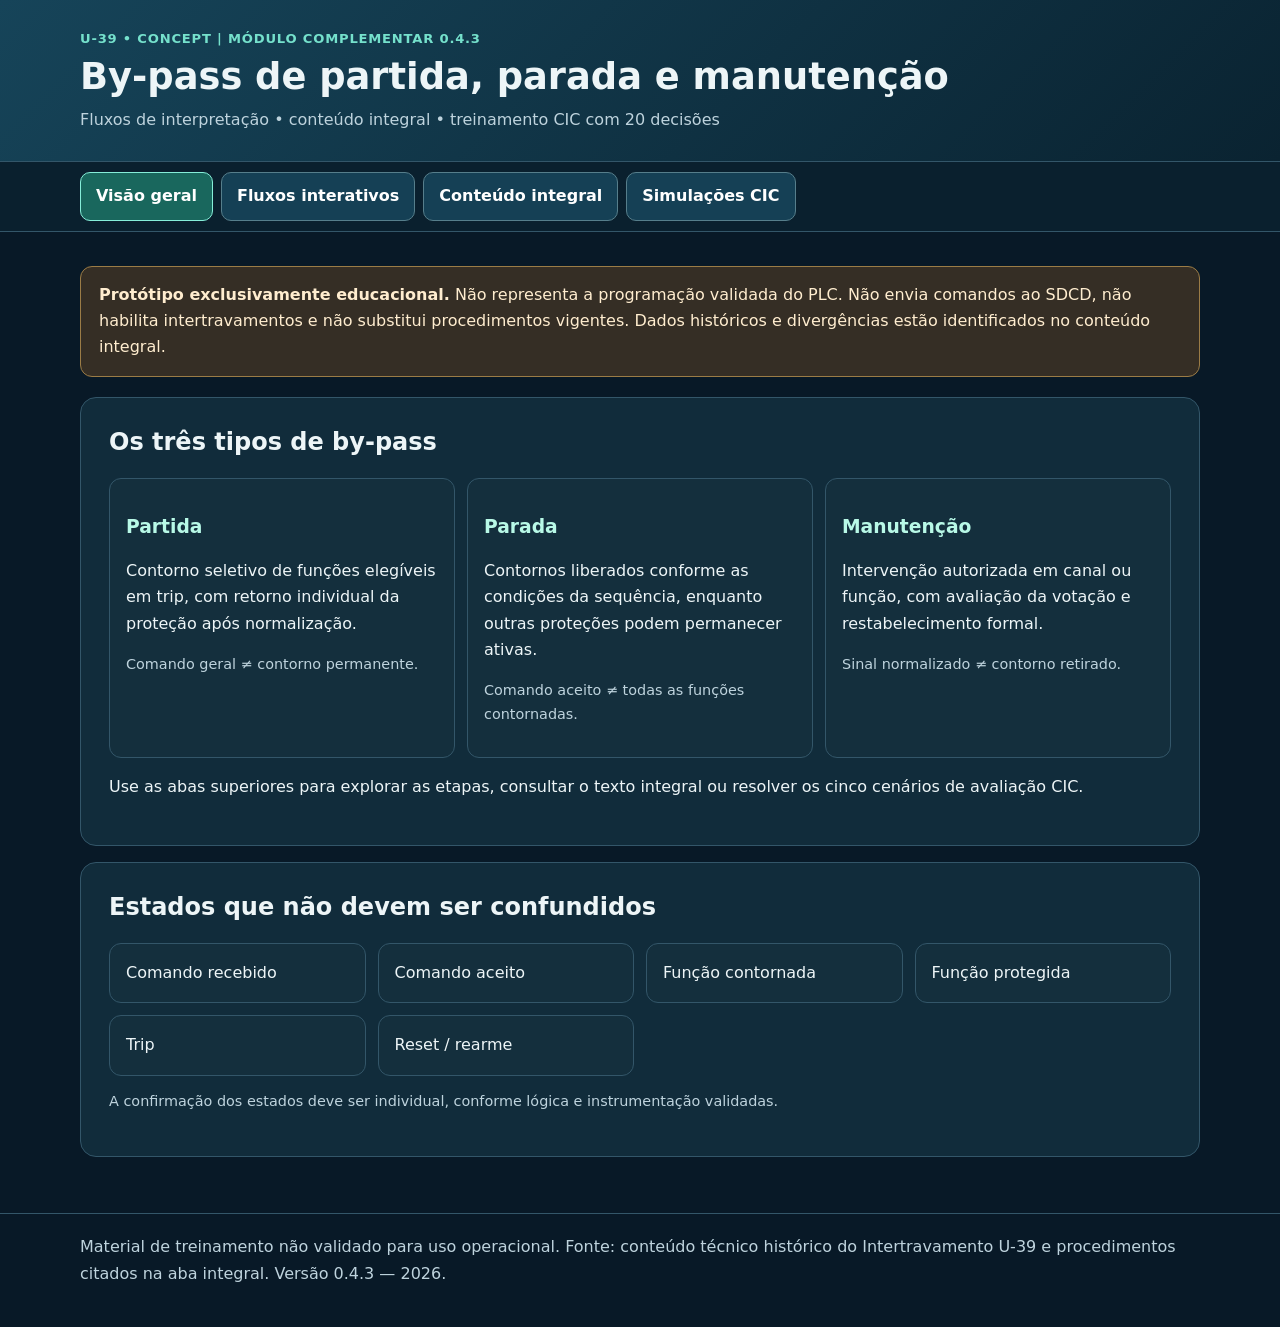
<file: bypass-avancado/index.html>
<!doctype html>
<html lang="pt-BR"><head><meta charset="utf-8"><meta name="viewport" content="width=device-width,initial-scale=1">
<meta http-equiv="Content-Security-Policy" content="default-src &#x27;none&#x27;; base-uri &#x27;none&#x27;; object-src &#x27;none&#x27;; frame-src &#x27;none&#x27;; form-action &#x27;none&#x27;; connect-src &#x27;none&#x27;; img-src &#x27;none&#x27;; font-src &#x27;none&#x27;; style-src &#x27;sha256-NgeG5Mi8whp7zZe3YUO0sfex2h7ZoSBYwz6ALXiXaVw=&#x27;; script-src &#x27;sha256-RhKN80FUOOQupitm0XR6BTHUP0hmHAIskOfcaLWPvO4=&#x27;">
<meta name="referrer" content="no-referrer">
<title>Intertravamento Concept — By-passes Avançados | V0.4.3</title>
<style id="app-estilo">*{box-sizing:border-box}
:root{color-scheme:dark;--bg:#081927;--panel:#112c3b;--card:#142f3d;--border:#335669;--fg:#edf5f7;--sub:#bed3dd;--accent:#75e1cc;--warn:#ffdaa0;--muted:#90b0bc}
body{margin:0;background:var(--bg);font:16px/1.65 system-ui,-apple-system,'Segoe UI',sans-serif;color:var(--fg)}
a{color:var(--accent)}.container{width:min(1120px,calc(100% - 32px));margin:auto}
header{background:linear-gradient(135deg,#164459,#0a2331);border-bottom:1px solid var(--border);padding:28px 0}
header h1{font-size:clamp(1.5rem,3vw,2.3rem);line-height:1.2;margin:5px 0 8px}header p{color:var(--sub);margin:0}
.kicker{font-weight:800;letter-spacing:.06em;color:var(--accent);font-size:.82rem;text-transform:uppercase}
.notice{border:1px solid #9b7c46;background:#352e25;padding:15px 18px;border-radius:12px;margin:20px 0;color:#ffedcf}
nav{position:sticky;top:0;z-index:4;background:#0a202e;border-bottom:1px solid var(--border)}nav .tabs{display:flex;gap:8px;padding:10px 0;flex-wrap:wrap}
button{font:inherit;cursor:pointer;max-width:100%}button:focus-visible,select:focus-visible,a:focus-visible{outline:3px solid #ffe29a;outline-offset:3px}
.tab,.btn,.mode,.choice{border:1px solid #567e8b;border-radius:10px;background:#154055;color:white;padding:10px 15px;font-weight:650}
.tab[aria-selected=true],.mode.active{background:#19675d;border-color:#86eed9;color:white}
section[hidden],div[hidden],p[hidden],button[hidden]{display:none!important}
main{padding:14px 0 40px}.panel{background:var(--panel);border:1px solid var(--border);border-radius:16px;padding:clamp(16px,3vw,28px);margin:16px 0;overflow-wrap:anywhere}
.panel h2{line-height:1.35;margin-top:0}.panel h3{line-height:1.35;color:#b8f9e7}
.card{background:var(--card);border:1px solid var(--border);border-radius:12px;padding:16px;margin:12px 0}
.grid{display:grid;grid-template-columns:repeat(auto-fit,minmax(225px,1fr));gap:12px}.grid .card{margin:0}
.small{font-size:.9rem;color:var(--sub)}.subtle{color:var(--sub)}.warn{color:var(--warn)}
.flow{display:flex;gap:8px;flex-wrap:wrap;margin:15px 0}.flow button{flex:1 1 155px;text-align:left;min-height:76px;background:#153849;color:var(--fg);border:1px solid #537485;border-radius:10px;padding:10px}
.flow button[aria-pressed=true]{background:#17695b;border-color:var(--accent)}.flow button strong,.flow button small{display:block}.flow button small{color:var(--sub)}
.btn:hover:not(:disabled),.choice:hover:not(:disabled),.tab:hover{background:#226a77}
.btn:disabled,.choice:disabled{opacity:.62;cursor:default}
.row{display:flex;flex-wrap:wrap;gap:10px;align-items:center;margin:12px 0}.row .btn{min-height:44px}
.choice{display:block;width:100%;margin:9px 0;padding:13px;text-align:left;font-weight:500;line-height:1.55}
.choice.selected{border:2px solid #f8d68a;background:#255e65}
.feedback{border:1px solid #659e8b;background:#153e3b;border-radius:12px;padding:16px;margin:16px 0}.feedback.bad{border-color:#bc8673;background:#42302c}
progress{width:100%;height:14px;accent-color:var(--accent)}.review{border-left:3px solid var(--accent);padding:12px 16px;background:#0b2835;border-radius:5px;margin:12px 0}
.prose{overflow-wrap:anywhere}.prose h2{margin-top:34px;color:#c0f2e5}.prose h3{margin-top:25px;color:#bee4e8}.prose blockquote{border-left:3px solid var(--accent);padding-left:18px}.prose li{margin:5px 0}
.table-scroll{overflow-x:auto;max-width:100%;margin:12px 0;border:1px solid var(--border);border-radius:10px}
table{width:100%;min-width:650px;border-collapse:collapse;font-size:.92rem}td,th{padding:10px;border:1px solid var(--border);text-align:left;vertical-align:top}th{background:#183d4d}
hr{border:0;border-top:1px solid var(--border);margin:20px 0}
footer{border-top:1px solid var(--border);padding:20px 0 40px;color:var(--sub)}
@media(max-width:600px){.container{width:min(100% - 20px,1120px)}nav{position:static}.tab{flex:1 1 45%;font-size:.88rem}.panel{padding:15px}.flow button{flex:1 1 45%}body{font-size:15px}}
</style></head>
<body><header><div class="container"><div class="kicker">U-39 • Concept | Módulo complementar 0.4.3</div>
<h1>By-pass de partida, parada e manutenção</h1>
<p>Fluxos de interpretação • conteúdo integral • treinamento CIC com 20 decisões</p></div></header>
<nav aria-label="Navegação principal"><div class="container tabs" role="tablist">
<button type="button" class="tab" data-tab="inicio" aria-selected="true">Visão geral</button>
<button type="button" class="tab" data-tab="fluxos" aria-selected="false">Fluxos interativos</button>
<button type="button" class="tab" data-tab="conteudo" aria-selected="false">Conteúdo integral</button>
<button type="button" class="tab" data-tab="cic" aria-selected="false">Simulações CIC</button>
</div></nav>
<main class="container">
<div class="notice"><strong>Protótipo exclusivamente educacional.</strong> Não representa a programação validada do PLC. Não envia comandos ao SDCD, não habilita intertravamentos e não substitui procedimentos vigentes. Dados históricos e divergências estão identificados no conteúdo integral.</div>
<section data-panel="inicio"><div class="panel"><h2>Os três tipos de by-pass</h2><div class="grid">
<div class="card"><h3>Partida</h3><p>Contorno seletivo de funções elegíveis em trip, com retorno individual da proteção após normalização.</p><p class="small">Comando geral ≠ contorno permanente.</p></div>
<div class="card"><h3>Parada</h3><p>Contornos liberados conforme as condições da sequência, enquanto outras proteções podem permanecer ativas.</p><p class="small">Comando aceito ≠ todas as funções contornadas.</p></div>
<div class="card"><h3>Manutenção</h3><p>Intervenção autorizada em canal ou função, com avaliação da votação e restabelecimento formal.</p><p class="small">Sinal normalizado ≠ contorno retirado.</p></div>
</div><p>Use as abas superiores para explorar as etapas, consultar o texto integral ou resolver os cinco cenários de avaliação CIC.</p></div>
<div class="panel"><h2>Estados que não devem ser confundidos</h2>
<div class="grid"><div class="card">Comando recebido</div><div class="card">Comando aceito</div><div class="card">Função contornada</div><div class="card">Função protegida</div><div class="card">Trip</div><div class="card">Reset / rearme</div></div>
<p class="small">A confirmação dos estados deve ser individual, conforme lógica e instrumentação validadas.</p></div></section>
<section data-panel="fluxos" hidden><div class="panel"><h2>Sequências lógicas — simulação conceitual</h2>
<p class="subtle">Clique nos tipos de by-pass e em cada etapa. A sequência é pedagógica, não deve ser utilizada para manobras reais.</p>
<div class="row"><button type="button" class="mode active" data-flow="partida">Partida</button><button type="button" class="mode" data-flow="parada">Parada</button><button type="button" class="mode" data-flow="manutencao">Manutenção</button></div>
<div class="flow" id="fluxo-etapas"></div><div class="card" id="fluxo-detalhe" aria-live="polite"></div>
</div></section>
<section data-panel="conteudo" hidden><div class="panel prose" id="conteudo-tecnico"><h1>Intertravamento U-39 — By-pass de partida, parada e manutenção</h1>
<h2>Conteúdo técnico integral e cinco cenários de avaliação CIC</h2>
<p><strong>Protótipo exclusivamente educacional.</strong> Não representa a configuração validada do PLC e não substitui os procedimentos vigentes.</p>
<p>Este arquivo é uma reprodução integral, em formato de leitura, dos capítulos técnicos e das 20 decisões que constam do módulo interativo. A ordem de alternativas aqui é a ordem de cadastro; no aplicativo ela é embaralhada a cada tentativa.</p>
<h2>1. Filosofia dos três tipos de by-pass</h2>
<p><strong>By-pass</strong>, no contexto deste módulo, significa contorno temporário de uma função instrumentada segundo lógica e autorização definidas. Não se confunde com válvula física de desvio, reset de trip, rearme de elemento final ou reconhecimento de alarme.</p>
<p>O objetivo comum dos contornos de partida, parada e manutenção é administrar condições transitórias específicas. A diferença reside na <strong>forma de habilitação, sequência de atuação, permanência, retorno à proteção e risco residual</strong>.</p>
<div class="table-scroll"><table>
<thead>
<tr>
  <th>Característica</th>
  <th>Partida</th>
  <th>Parada</th>
  <th>Manutenção</th>
</tr>
</thead>
<tbody>
<tr>
  <td>Acionamento</td>
  <td>HSBP-39001 no SDCD</td>
  <td>HSBP39STOP no SDCD; outra seção histórica usa HS_PARADA</td>
  <td>Liberação autorizada da manutenção no PLC, com chave física descrita</td>
</tr>
<tr>
  <td>Finalidade</td>
  <td>Permitir a partida apesar de condições de processo ainda não normalizadas</td>
  <td>Permitir a redução prevista de carga, temperatura, circulação e ar sem trips decorrentes da sequência esperada</td>
  <td>Permitir intervenção em canal ou instrumento da proteção</td>
</tr>
<tr>
  <td>Seleção dos contornos</td>
  <td>Somente condições elegíveis e em trip no momento de aceitação, conforme documento</td>
  <td>Liberação sequencial, vinculada às condições das etapas</td>
  <td>Contorno individual, condicionado a autorização</td>
</tr>
<tr>
  <td>Retirada</td>
  <td>Individual e automática, segundo critérios por função</td>
  <td>Condições de reset e/ou transição para partida previstas no descritivo</td>
  <td>Restabelecimento formal após manutenção</td>
</tr>
<tr>
  <td>Questão crítica CIC</td>
  <td>Qual proteção já retornou?</td>
  <td>Qual proteção ainda não foi liberada?</td>
  <td>Qual capacidade de proteção continua disponível?</td>
</tr>
</tbody>
</table></div>
<p>Na partida, o comando geral não significa contorno permanente de tudo; na parada, o comando aceito não significa que todas as funções estejam contornadas; na manutenção, a medição normalizada não comprova que o desvio tenha sido retirado.</p>
<p><strong>Segurança de processo:</strong> nenhum desses recursos representa autorização de ignorar um intertravamento real. O Concept é exclusivamente educacional, não envia comandos ao SDCD nem ao PLC e não estabelece uma sequência operacional para execução em planta.</p>
<h3>Estados que o CIC deve distinguir</h3>
<ol>
<li><strong>Comando recebido:</strong> a chave recebeu a solicitação do operador.</li>
<li><strong>Comando aceito:</strong> permissivos pertinentes foram avaliados.</li>
<li><strong>Função contornada:</strong> o estado específico daquela função indica by-pass efetivo.</li>
<li><strong>Função protegida:</strong> o canal participa novamente da lógica de intertravamento.</li>
<li><strong>Função em trip:</strong> as condições programadas solicitaram uma ação de segurança.</li>
<li><strong>Reset/rearme:</strong> há requisitos próprios de processo, instrumentação e elementos finais.</li>
</ol>
<p>Esses estados são diferentes. A análise operacional exige consultar a função específica na tela, não apenas o botão geral de partida ou parada.</p>
<hr />
<h2>2. By-pass de partida — HSBP-39001</h2>
<p><strong>Objetivo:</strong> permitir a partida do conversor quando determinadas variáveis de processo ainda não atingiram suas condições normais. O projeto histórico descreve contorno seletivo apenas das funções elegíveis que estejam em trip quando o comando for aceito.</p>
<h3>Sequência lógica descrita</h3>
<ol>
<li>O operador solicita a partida pela HSBP-39001 no SDCD.</li>
<li>O PLC verifica permissivos e impedimentos; com conversor em trip, o histórico informa que o J-3901 não deve possuir trip ativo para permitir o by-pass de partida e reset do conversor.</li>
<li>A qualidade dos instrumentos é avaliada. O histórico declara que a presença de instrumento em BAD impede a aceitação do comando; sinal BAD pode gerar trip quando assim configurado.</li>
<li>As funções elegíveis que estiverem em trip são contornadas; o SDCD sinaliza &quot;processo de partida&quot; e informa quais funções estão contornadas.</li>
<li>À medida que cada variável satisfaz seu critério de normalização, o by-pass correspondente é retirado <strong>individualmente</strong>.</li>
<li>O retorno da proteção não prova, isoladamente, que todos os demais contornos tenham sido retirados. O rearme dos elementos finais possui requisitos próprios.</li>
</ol>
<h3>Funções previstas para contorno de partida (documento histórico)</h3>
<div class="table-scroll"><table>
<thead>
<tr>
  <th>Tag</th>
  <th>Função</th>
  <th>Condição citada para contorno</th>
</tr>
</thead>
<tbody>
<tr>
  <td>FSLL-39005B</td>
  <td>Baixa vazão de carga no ramal inferior</td>
  <td>Abaixo de 1.259 m³/d por mais de 120 s e comando HSBP-39001</td>
</tr>
<tr>
  <td>FSLL-39006B</td>
  <td>Baixa vazão de carga no ramal superior</td>
  <td>Abaixo de 1.259 m³/d por mais de 120 s e comando HSBP-39001</td>
</tr>
<tr>
  <td>TSL-39010B</td>
  <td>Baixa temperatura de reação</td>
  <td>Abaixo de 500 °C e comando HSBP-39001</td>
</tr>
<tr>
  <td>FSLL-39003B</td>
  <td>Baixa vazão de ar do conversor</td>
  <td>Abaixo de 1.350 m³/d e comando HSBP-39001</td>
</tr>
<tr>
  <td>PDSLL-39018</td>
  <td>Baixo ΔP catalisador gasto (L-3901)</td>
  <td>Conversor em trip total e comando HSBP-39001</td>
</tr>
<tr>
  <td>PDSLL-39022</td>
  <td>Baixo ΔP catalisador regenerado (L-3902)</td>
  <td>Conversor em trip total e comando HSBP-39001</td>
</tr>
<tr>
  <td>FSLL-39044B</td>
  <td>Baixa vazão de vapor de dispersão</td>
  <td>Abaixo de 550 t/d por mais de 300 s e comando HSBP-39001</td>
</tr>
<tr>
  <td>LSLL-39005</td>
  <td>Baixo nível de catalisador no regenerador</td>
  <td>Abaixo de 40% e comando HSBP-39001</td>
</tr>
</tbody>
</table></div>
<h3>Condições históricas de reset individual do by-pass de partida</h3>
<div class="table-scroll"><table>
<thead>
<tr>
  <th>Função</th>
  <th>Condição registrada no descritivo</th>
  <th>Observação crítica</th>
</tr>
</thead>
<tbody>
<tr>
  <td>FSLL-39005B</td>
  <td>Ramal inferior acima de 1.637 m³/d por mais de 30 s</td>
  <td>Valor para reset de by-pass histórico; não confundir com rearme da tela 39GW0014.</td>
</tr>
<tr>
  <td>FSLL-39006B</td>
  <td>Texto imprime &quot;abaixo de 1.637 m³/d&quot; por mais de 30 s</td>
  <td>Divergência/suspeita de erro documental: NÃO corrigir por suposição.</td>
</tr>
<tr>
  <td>TSL-39010B</td>
  <td>Critérios envolvendo carga de um dos ramais ou borra de reciclo e T reação acima de 525 °C</td>
  <td>Conferir precedência E/OU no PLC e revisão; o documento apresenta conjunções e alternativas cuja tradução operacional precisa ser validada.</td>
</tr>
<tr>
  <td>FSLL-39003B</td>
  <td>Critérios envolvendo fotocélulas do forninho e vazão de ar acima de 3.500 m³/d, ou fase densa acima de 400 °C e vazão acima de 3.500 m³/d</td>
  <td>As duas situações dependem de condições específicas do forninho/temperatura.</td>
</tr>
<tr>
  <td>PDSLL-39018 / 39022</td>
  <td>Condições de vazão de carga/borra e ΔP acima de 200 gf/cm² por mais de 30 s</td>
  <td>A precedência exata dos operadores lógicos precisa da carta validada.</td>
</tr>
<tr>
  <td>FSLL-39044B</td>
  <td>Vapor de dispersão acima de 50 t/d por mais de 30 s</td>
  <td>Não corresponde automaticamente à condição de rearme na 39GW0014.</td>
</tr>
<tr>
  <td>LSLL-39005</td>
  <td>Nível acima de 50% por mais de 30 s</td>
  <td>Estado de habilitação indicado em captura do SDCD exige validação atual.</td>
</tr>
</tbody>
</table></div>
<h3>Primeiro evento, BAD e reset</h3>
<p>O documento descreve registro de primeiro evento pelo PLC; os demais eventos posteriores também podem ser exibidos. Para apagar a indicação de primeiro evento do conversor, menciona-se o by-pass de partida; nas grandes máquinas existem resets locais específicos. Isso <strong>não</strong> significa que apagar registro identifique ou corrija a causa física.</p>
<p>Com o conversor em trip, o histórico relaciona o reset das válvulas ao by-pass de partida, menciona FV-39001A/B associadas às blow-off/antissurge do J-3901 e cita comportamentos próprios de XV-39001, XV-39808 e XV-39002. A condição de pressão citada para reset automático da XV-39002 é menor que 0,150 kg/cm²; todos esses critérios exigem validação no arranjo vigente.</p>
<p><strong>Questão em aberto:</strong> o texto não comprova que uma função cujo by-pass já foi retirado volte a ser contornada automaticamente por nova queda de variável. Para ensinar o cenário, presume-se proteção restabelecida até confirmação da lógica atual.</p>
<hr />
<h2>3. By-pass de parada — HSBP39STOP</h2>
<p><strong>Objetivo:</strong> promover parada programada controlada sem que reduções intencionais de carga, dispersão, temperatura, circulação de catalisador e vazão de ar provoquem automaticamente trips decorrentes da sequência esperada. A documentação ressalta: uma variável fora da sequência pode provocar trip mesmo com by-pass geral de parada ativo.</p>
<h3>Sequência descrita operacionalmente</h3>
<ol>
<li><strong>Comando:</strong> HSBP39STOP na tela de intertravamento do conversor / GW315. A seção de projeto também usa a denominação HS_PARADA; verificar identificação em campo.</li>
<li><strong>Permissivo:</strong> não pode haver condição de segurança no estado de by-pass de partida para aceitar o comando de parada.</li>
<li><strong>Primeira liberação:</strong> são contornados FSLL-39005, baixa vazão de carga no ramal inferior, e a função de baixa vazão de vapor de dispersão (citada como FSLL-39044 no texto operacional).</li>
<li><strong>Próxima etapa:</strong> após o ramal inferior cumprir sua condição de redução, o PLC contorna FSLL-39006, proteção de baixa vazão do ramal superior.</li>
<li><strong>Redução do ramal superior:</strong> após cumprir a condição prevista, o PLC libera TSL-39010, baixa temperatura de reação, e o LSLL-39005 quando aplicável.</li>
<li><strong>Redução térmica:</strong> com temperatura de reação inferior a 500 °C e o by-pass de temperatura efetivamente ativo, o histórico prevê contornar PDSLL-39018, PDSLL-39022 e FSLL-39003.</li>
<li><strong>Redução do ar:</strong> abaixo da condição documentada de vazão de ar ao regenerador, o projeto prevê contorno associado à parada do J-3901.</li>
<li><strong>Confirmação em tela:</strong> o texto operacional descreve sinalização amarela nas funções contornadas e texto &quot;parada&quot; na tela de by-pass. Comando aceito não substitui confirmação função a função.</li>
</ol>
<p><strong>Divergência:</strong> a seção operacional menciona 500 m³/d na transição entre ramais, enquanto a seção de engenharia utiliza 5% e 1.259 m³/d em trechos diferentes. Não usar esses valores como comando de redução sem confirmar a versão atual do PLC e o procedimento vigente.</p>
<h3>Retirada do by-pass de parada e desistência da parada</h3>
<p>O material descreve reset da condição de parada em resposta ao comando de by-pass de partida e mediante determinadas normalizações de processo. Alguns textos históricos citam retorno da carga acima de 1.259 ou de 1.637 m³/d por tempos especificados, vazão de ar acima de 3.500 m³/d, temperatura acima de 525 °C, níveis e pressões diferenciais. Há divergências entre as versões e funções citadas.</p>
<p>Quando a operação desiste da parada, o descritivo operacional orienta transição para by-pass de partida <strong>antes</strong> do retorno às condições normais, a fim de evitar retirada inadequada do estado de parada com variáveis ainda em trip. Também menciona o comando de partida antes do rearme relacionado ao J-3901 após o término da parada.</p>
<p>Esse registro deve ser interpretado como requisito histórico a confirmar. Ele não deve ser aplicado como instrução isolada, fora do procedimento vigente ou sem os permissivos de equipamento.</p>
<h3>Por que o by-pass de parada não elimina todos os trips?</h3>
<p>Ao ser acionado, o contorno começa pelas primeiras funções autorizadas. As demais dependem da progressão de variáveis do processo. Assim, reduzir prematuramente o ramal superior pode atingir o FSLL-39006 quando este ainda está protegido; reduzir a temperatura antes de liberar TSL-39010 também pode solicitar a proteção.</p>
<p>Referência operacional adicional: PE.REF.OPE.CCF.106, etapa 5.2.1.9, registra explicitamente o acionamento e a sinalização das funções iniciais FSLL-39005 e FSLL-39044. O restante do procedimento trata das manobras de parada e não deve ser substituído pelo módulo.</p>
<hr />
<h2>4. By-pass de manutenção, BAD e votação</h2>
<p>O by-pass de manutenção permite contornar individualmente instrumento que participa de uma função instrumentada de segurança, de acordo com autorização e gestão de desvio. O documento descreve liberação por chave física no PLC e necessidade de APR nível 2 e ADTCP. Como documentos internos e critérios podem mudar, a autorização, medidas compensatórias, prazo e retorno devem seguir o sistema vigente de gestão de segurança.</p>
<h3>Sequência lógica e administrativa</h3>
<ol>
<li>Identificar o instrumento, a função instrumentada envolvida, a configuração de votação e a anomalia demonstrada.</li>
<li>Avaliar consequências de perda ou degradação da camada de proteção e obter a autorização formal de desvio.</li>
<li>Confirmar a seleção do instrumento e a configuração de contorno efetivamente implementada no PLC, com manutenção e operação.</li>
<li>Confirmar o estado lógico sinalizado e a capacidade de proteção remanescente antes e durante a intervenção.</li>
<li>Executar diagnóstico e correção pelos responsáveis, monitorando condições e prazo do desvio.</li>
<li>Testar, retirar o contorno autorizado, verificar canais e votar novamente conforme a lógica implantada; confirmar encerramento formal do desvio.</li>
</ol>
<h3>Votação 2oo3: tabela-verdade conceitual</h3>
<div class="table-scroll"><table>
<thead>
<tr>
  <th>Canal A</th>
  <th>Canal B</th>
  <th>Canal C</th>
  <th>Trip 2oo3?</th>
</tr>
</thead>
<tbody>
<tr>
  <td>0</td>
  <td>0</td>
  <td>0</td>
  <td>Não</td>
</tr>
<tr>
  <td>1</td>
  <td>0</td>
  <td>0</td>
  <td>Não</td>
</tr>
<tr>
  <td>0</td>
  <td>1</td>
  <td>0</td>
  <td>Não</td>
</tr>
<tr>
  <td>0</td>
  <td>0</td>
  <td>1</td>
  <td>Não</td>
</tr>
<tr>
  <td>1</td>
  <td>1</td>
  <td>0</td>
  <td>Sim</td>
</tr>
<tr>
  <td>1</td>
  <td>0</td>
  <td>1</td>
  <td>Sim</td>
</tr>
<tr>
  <td>0</td>
  <td>1</td>
  <td>1</td>
  <td>Sim</td>
</tr>
<tr>
  <td>1</td>
  <td>1</td>
  <td>1</td>
  <td>Sim</td>
</tr>
</tbody>
</table></div>
<p><strong>0</strong> representa ausência de solicitação e <strong>1</strong> representa solicitação de trip, em um exercício abstrato, sem tratamento de BAD ou de temporização.</p>
<h3>Falha do canal A e oscilação do C</h3>
<p>Com A=1 por falha permanente, B=0 e C=0, a função 2oo3 ainda não atua, mas está degradada. Caso C passe a solicitar trip, A=1 e C=1 atingem a votação. Isso não prova que ambos representam desvio real de processo; o diagnóstico deve confrontar evidências independentes.</p>
<h3>O que muda durante o contorno?</h3>
<p><strong>Arquitetura ilustrativa 1:</strong> se o canal contornado for tratado como 0 e a lógica 2oo3 permanecer inalterada, os dois canais remanescentes precisam solicitar trip juntos. O efeito comportamental equivale a 2oo2 entre eles.</p>
<p><strong>Arquitetura ilustrativa 2:</strong> se a aplicação reconfigurar explicitamente a votação para 1oo2, qualquer um dos dois canais remanescentes poderá solicitar a função, com efeitos diferentes em disponibilidade e trips indevidos.</p>
<p><strong>Uma votação 2oo2</strong> também admite comportamentos distintos durante manutenção. Se um canal for fixado em condição normal sem reconfiguração, um canal isolado não atinge 2oo2; se houver reconfiguração para 1oo1, a função pode atuar por um canal, porém sem redundância.</p>
<p><strong>Não inferir a votação degradada da U-39:</strong> o documento consultado não comprova qual das arquiteturas se aplica a cada função do PLC. A frase histórica sobre contornar primeiro o instrumento defeituoso não substitui procedimento autorizado, análise da configuração de votação e verificação independente.</p>
<h3>Pontos forçados ≠ by-pass operacional</h3>
<p>O histórico descreve pontos forçados no PLC para testes, simulações ou contingências de instrumentação. A sinalização no SDCD pode informar a quantidade de pontos fixados sem mostrar qual variável está forçada. Essa limitação de visibilidade exige rastreabilidade pela manutenção e pela documentação do desvio.</p>
<hr />
<h2>5. Aprofundamento das quatro situações críticas</h2>
<p>Caso crítico 1 — Parada acionada, ramal superior reduzido fora de sequência</p>
<p><strong>Condição inicial:</strong> ambos os ramais normais; by-pass de partida inativo; operador aciona HSBP39STOP; PLC aceita comando e contorna inicialmente FSLL-39005 e baixa vazão de dispersão. FSLL-39006, TSL-39010 e outras funções aguardam suas condições.</p>
<p><strong>Desvio:</strong> o operador reduz primeiro o ramal superior sem confirmar liberação do seu FSLL. Se a vazão atingir o critério de intertravamento enquanto a proteção ainda estiver ativa, poderá ocorrer trip, com consequências previstas na matriz causa e efeito.</p>
<p><strong>Raciocínio do CIC:</strong> separar comando geral aceito, funções sinalizadas em by-pass e funções ainda protegidas. Confirmar cada transição antes de considerar completa uma etapa; observar tendências e interdependências.</p>
<p><strong>Conclusão:</strong> o by-pass de parada funciona por liberação condicionada, não por supressão geral de trips.</p>
<p>Caso crítico 2 — Partida solicitada com um instrumento BAD</p>
<p><strong>BAD</strong> indica qualidade de sinal reconhecida como inválida ou falha. A variável real pode estar normal, mas a função configurada no PLC pode tratar BAD como condição de trip.</p>
<p>O documento declara que BAD impede a aceitação do by-pass de partida, exigindo tratamento autorizado da falha. Pressionar reset, por si só, não elimina a causa da invalidez do sinal.</p>
<p><strong>Outro permissivo:</strong> com conversor em trip, o histórico informa exigência de ausência de trip ativo no J-3901 para aceitar by-pass de partida e permitir resets. Não confundir a lógica do conversor com os resets próprios das máquinas.</p>
<p><strong>Decisão de diagnóstico:</strong> confirmar origem do BAD, redundância disponível, impacto na função instrumentada, condição da máquina e autorização de manutenção, sem presumir que um contorno seja admissível.</p>
<p>Caso crítico 3 — By-pass de partida retirado, variável volta a cair</p>
<p>O exemplo didático usa FSLL-39005: o histórico cita condição abaixo de 1.259 m³/d por mais de 120 s e reset do by-pass quando o ramal inferior fica acima de 1.637 m³/d por mais de 30 s. Os valores representam funções documentais diferentes e não são parâmetros operacionais homologados.</p>
<div class="table-scroll"><table>
<thead>
<tr>
  <th>Momento</th>
  <th>Vazão ilustrativa</th>
  <th>Estado lógico didático</th>
</tr>
</thead>
<tbody>
<tr>
  <td>A</td>
  <td>0 m³/d</td>
  <td>Partida; função elegível contornada</td>
</tr>
<tr>
  <td>B</td>
  <td>800 m³/d</td>
  <td>Permanece contornada</td>
</tr>
<tr>
  <td>C</td>
  <td>1.400 m³/d</td>
  <td>Não atingiu o critério histórico de reset</td>
</tr>
<tr>
  <td>D</td>
  <td>1.700 m³/d</td>
  <td>Condição de normalização alcançada</td>
</tr>
<tr>
  <td>E</td>
  <td>1.700 m³/d por mais de 30 s</td>
  <td>By-pass individual retirado</td>
</tr>
<tr>
  <td>F</td>
  <td>1.200 m³/d</td>
  <td>Nova redução com proteção supostamente ativa</td>
</tr>
<tr>
  <td>G</td>
  <td>Condição de trip pelo tempo programado</td>
  <td>Possível intertravamento</td>
</tr>
</tbody>
</table></div>
<p><strong>Histerese:</strong> a diferença entre o critério de atuação e o de normalização ajuda a evitar alternância por pequenas oscilações próximas do limite; não impede um trip real. O PLC não deve ser interpretado como mantendo contorno permanente só porque a chave geral havia sido acionada.</p>
<p><strong>Pendência:</strong> o documento não comprova a reentrada automática de contorno após a retirada individual. Necessária confirmação da lógica implantada.</p>
<p>Caso crítico 4 — Manutenção 2oo3 e trip real em outro canal</p>
<p>Um canal A indicando trip por defeito, combinado com B e C normais, não atinge 2oo3. Se C oscilar e atingir a condição de trip, A+C poderão completar a votação, mesmo que uma indicação seja defeituosa.</p>
<p>Se o contorno substituir o canal A por 0 sem reconfiguração, restarão B e C e a atuação exigirá os dois, equivalente a 2oo2. Se a aplicação reconfigurar para 1oo2, um único remanescente solicitará trip. A diferença é importante para avaliar integridade e disponibilidade da proteção.</p>
<p><strong>Risco de seleção inadequada:</strong> contornar um canal normal deixando o canal defeituoso votando pode manter uma condição degradada. Os resultados dependem estritamente da lógica implantada e devem ser tratados pela manutenção com autorização formal.</p>
<p><strong>Retorno:</strong> somente após verificação funcional, retirada do contorno e confirmação do estado de votação e do encerramento do desvio.</p>
<h3>Primeiro evento e encadeamento de consequências</h3>
<p>O PLC registra o primeiro evento de intertravamento; outros sinais podem ocorrer depois por consequência do processo. Uma baixa pressão diferencial de catalisador pode preceder alteração de circulação, queda de temperatura de reação e outros alarmes. O <strong>primeiro sinal registrado não prova, isoladamente, a causa física fundamental</strong>; analisar sequência de eventos, tendências e estado dos elementos finais.</p>
<p>O documento associa trips do conversor a ações sobre os potes de selagem da GV-3901 e os vapores do riser. A automação de vapor depende da seleção descrita para solenóide ou controlador. A conclusão deve partir da matriz causa e efeito, não de suposições sobre posição das válvulas.</p>
<h3>Checklist diagnóstico do CIC</h3>
<ol>
<li>O comando geral foi aceito?</li>
<li>Quais funções individuais estão efetivamente contornadas?</li>
<li>Quais proteções continuam habilitadas e quais estão em trip?</li>
<li>Há BAD, ponto forçado, desvio formal ou condição de máquina que impede reset?</li>
<li>Quais efeitos foram registrados e quais estados finais precisam de confirmação?</li>
</ol>
<hr />
<h2>6. Rastreabilidade, conflitos e limites do modelo</h2>
<p>Fontes utilizadas: <strong>Intertravamento U39 maior.doc</strong> (descritivo histórico com seções de by-pass de partida/parada, engenharia de 2005); <strong>PE.REF.OPE.CCF.042 — Partida do J-3901</strong> (revisão 02, 26/09/2025); <strong>PE.REF.OPE.CCF.062 — Partida geral após manutenção</strong> (revisão 02 indicada no histórico, 24/03/2026); <strong>PE.REF.OPE.CCF.106 — Parada da U-39 para reparo no FO-39143 e CI-3907</strong> (revisão 01, 25/09/2025); <strong>tela 39GW0014</strong> e <strong>matriz 39GR0051</strong> conservadas no Intertravamento Concept.</p>
<div class="table-scroll"><table>
<thead>
<tr>
  <th>Ponto a validar</th>
  <th>Fontes/valores disponíveis</th>
  <th>Conduta técnica</th>
</tr>
</thead>
<tbody>
<tr>
  <td>Ramal inferior/superior na sequência de parada</td>
  <td>500 m³/d no texto operacional; 5% em sequência de engenharia; 1.259 m³/d em seção de condições</td>
  <td>Conferir critério programado, faixa e unidade; não escolher por aproximação.</td>
</tr>
<tr>
  <td>Reset de carga da partida</td>
  <td>1.637 m³/d no histórico; campo de rearme da 39GW0014 indica 3.000 m³/d</td>
  <td>Separar reset de by-pass, rearme de trip e versão.</td>
</tr>
<tr>
  <td>Reset do ramal superior</td>
  <td>Texto histórico imprime &quot;abaixo de 1.637&quot;</td>
  <td>Possível divergência de redação; não corrigir silenciosamente.</td>
</tr>
<tr>
  <td>Vapor de dispersão</td>
  <td>Histórico: 550 e 50 t/d; 39GW0014: referência a 75 t/d</td>
  <td>Confirmar tag, tipo da função, temporização, unidade e revisão.</td>
</tr>
<tr>
  <td>PDSLL-39018/022</td>
  <td>Histórico de reset: 200 gf/cm²; menção de 20 g no campo trip em captura</td>
  <td>Confrontar função, escala e método de medição.</td>
</tr>
<tr>
  <td>LSLL-39005</td>
  <td>Histórico menciona contorno; captura indica trip desabilitado à época</td>
  <td>Verificar estado vigente e a política de habilitação.</td>
</tr>
<tr>
  <td>Votação durante manutenção</td>
  <td>Documento não comprova 2oo3→1oo2 ou 2oo3→2oo2 por função</td>
  <td>Validar carta lógica e matriz vigente.</td>
</tr>
<tr>
  <td>Reentrada automática em by-pass</td>
  <td>Não demonstrada explicitamente após reset individual da partida</td>
  <td>Confirmar lógica de estado, memória e permissivos no PLC.</td>
</tr>
<tr>
  <td>Reset do estado de parada</td>
  <td>Diferenças históricas entre condições listadas e tempos de normalização</td>
  <td>Confrontar implementação e procedimentos atuais.</td>
</tr>
</tbody>
</table></div>
<p><strong>Regra de apresentação:</strong> nenhuma divergência foi resolvida por inferência. Todos os números acima são <em>informações históricas para análise</em>, nunca setpoints autorizados de manobra.</p>
<p>As simulações a seguir são fictícias, demonstram consequências possíveis e não constituem uma cópia executável do PLC. As respostas procuram privilegiar diagnóstico e proteção, e não a execução de contornos em planta. Avaliações de engenharia, instrumentação e operação devem validar este material antes de qualquer emprego institucional.</p>
<hr />
</div></section>
<section data-panel="cic" hidden><div class="panel"><h2>Simulações CIC — cinco cenários, 20 decisões</h2>
<p class="subtle">Treinamento mostra fundamentação após cada escolha. Avaliação apresenta o resultado e a revisão ao final. Alternativas mudam de posição ao reiniciar.</p>
<div class="row"><label for="cenario-select"><strong>Escolha o cenário</strong></label><select id="cenario-select" class="btn" aria-label="Selecione um cenário"></select></div>
<div class="row"><button class="mode active" type="button" data-mode="treinamento">Treinamento</button><button class="mode" type="button" data-mode="avaliacao">Avaliação</button><button class="btn" type="button" id="quiz-restart">Reiniciar e embaralhar</button></div>
<div id="quiz-main"><h3 id="quiz-title"></h3><p id="quiz-meta" class="small"></p>
<div class="card"><h3>Situação inicial</h3><p id="quiz-intro"></p><h3>Variáveis iniciais</h3><ul id="quiz-variables"></ul></div>
<p id="quiz-step" aria-live="polite"></p><progress id="quiz-progress" max="4" value="0"></progress>
<p id="quiz-prior" class="card" hidden></p>
<div class="card"><p id="quiz-context"></p><h3 id="quiz-question"></h3><div id="quiz-options"></div>
<div id="quiz-feedback" class="feedback" aria-live="polite" hidden></div>
<div class="row"><button class="btn" id="quiz-next" type="button" disabled>Próxima decisão</button></div></div></div>
<div id="quiz-results" hidden><div class="card"><h3>Resultado do cenário</h3><p id="result-count"></p><h3>Consequência global</h3><p id="result-overall"></p></div>
<h3>Revisão detalhada</h3><div id="result-review"></div>
<button class="btn" type="button" id="result-restart">Refazer cenário</button></div>
</div></section>
</main><footer><div class="container">Material de treinamento não validado para uso operacional. Fonte: conteúdo técnico histórico do Intertravamento U-39 e procedimentos citados na aba integral. Versão 0.4.3 — 2026.</div></footer>
<script id="dados-cenarios" type="application/json">[{"id":1,"titulo":"Queda de vazão após normalização do by-pass de partida","sistema":"Conversor / HSBP-39001","dificuldade":"Avançado","competencias":"Estados de proteção, histerese, primeiro evento e recuperação","situacao":"A unidade está em processo de partida. O PLC aceitou a HSBP-39001. O ramal inferior aumentou sua vazão, atingiu a condição histórica de retirada de contorno e o FSLL-39005 voltou à proteção normal. O ramal superior continua em by-pass de partida. A temperatura de reação está em elevação, a circulação de catalisador está em estabelecimento e o J-3901 está em operação.","variaveis":["FSLL-39005: proteção restabelecida","FSLL-39006: by-pass de partida","Temperatura: em elevação","J-3901: em operação"],"decisoes":[{"id":"1.1","contexto":"O FSLL-39005 deixou de exibir by-pass e o FSLL-39006 permanece contornado. Os dois ramais participam da mesma partida, mas não têm estados de proteção iguais.","pergunta":"Como interpretar os estados individuais apresentados?","alternativas":[{"id":"A","texto":"Ambos permanecem contornados enquanto durar a partida."},{"id":"B","texto":"O inferior está protegido, e o superior segue contornado."},{"id":"C","texto":"O inferior só volta à proteção após normalizar o superior."}],"correta":"B","fundamentacao":"A retirada do contorno é individual: um ramal pode estar protegido enquanto o outro ainda permanece em by-pass de partida.","risco":"Confundir o comando geral com contorno permanente impede reconhecer um trip possível do ramal inferior."},{"id":"1.2","contexto":"O ramal inferior apresenta redução inesperada de vazão, aproximando-se da condição de baixa vazão, enquanto o superior ainda normaliza.","pergunta":"Qual verificação é mais relevante para o diagnóstico do CIC?","alternativas":[{"id":"A","texto":"Concentrar a análise no ramal superior ainda em partida."},{"id":"B","texto":"Aguardar a tendência térmica antes de avaliar a vazão."},{"id":"C","texto":"Confirmar vazão, qualidade da medição e proteção ativa."}],"correta":"C","fundamentacao":"Confirmação da variável, do instrumento e do estado efetivo da proteção permite avaliar risco de atuação sem presumir falha da lógica.","risco":"Atraso na identificação da perda de vazão pode consumir a temporização da proteção."},{"id":"1.3","contexto":"A condição de baixa vazão persiste pelo tempo programado. O PLC registra atuação associada ao FSLL-39005 e, na sequência, a temperatura de reação diminui.","pergunta":"Como interpretar a cronologia dos eventos?","alternativas":[{"id":"A","texto":"A baixa vazão pode ser iniciadora; a queda térmica, efeito."},{"id":"B","texto":"A baixa temperatura necessariamente iniciou o intertravamento."},{"id":"C","texto":"Os dois eventos devem ser tratados como causas simultâneas."}],"correta":"A","fundamentacao":"O primeiro evento registrado ajuda a localizar a proteção iniciadora; tendências anteriores e posteriores são necessárias para estabelecer causa física.","risco":"Classificar um efeito tardio como causa inicial prejudica o diagnóstico e a recuperação."},{"id":"1.4","contexto":"O conversor encontra-se em trip. Algumas variáveis e elementos finais ainda não retornaram à condição esperada.","pergunta":"Qual é a abordagem adequada para analisar a recuperação?","alternativas":[{"id":"A","texto":"Rearmar o que estiver disponível e acompanhar a reação."},{"id":"B","texto":"Confirmar causa, permissivos e recuperação autorizada."},{"id":"C","texto":"Acionar a partida novamente e investigar após a retomada."}],"correta":"B","fundamentacao":"Um reset não corrige necessariamente a causa. É preciso confirmar a condição segura e seguir o procedimento vigente.","risco":"Rearme precipitado pode mascarar o diagnóstico ou expor sistemas a nova atuação."}],"consequencia":"A interpretação incorreta do primeiro estado pode fazer o CIC acreditar que o ramal inferior continua contornado. Se a perda de vazão não for reconhecida, um intertravamento poderá ocorrer durante etapa sensível da partida. Uma recuperação sem causa esclarecida pode resultar em nova atuação."},{"id":2,"titulo":"Queda antecipada da temperatura durante by-pass de parada","sistema":"Conversor / HSBP39STOP","dificuldade":"Avançado","competencias":"Sequência condicionada, temperatura, causa e efeito, automações associadas","situacao":"A U-39 executa parada programada. O PLC aceitou HSBP39STOP, contornou o FSLL-39005 e o vapor de dispersão. Depois da redução do ramal inferior, o FSLL-39006 também entrou em contorno. Porém o ramal superior ainda não atingiu a condição prevista para liberar TSL-39010. A temperatura de reação começa a cair.","variaveis":["FSLL-39005: by-pass de parada","FSLL-39006: by-pass de parada","TSL-39010: proteção ativa","Temperatura: em redução"],"decisoes":[{"id":"2.1","contexto":"A tendência mostra temperatura de reação em redução, enquanto o ramal superior não cumpriu a condição que libera o contorno térmico.","pergunta":"Qual proteção merece atenção imediata?","alternativas":[{"id":"A","texto":"PDSLL-39018, pois sempre precede a proteção térmica."},{"id":"B","texto":"FSLL-39003, já liberado apenas pelo comando geral."},{"id":"C","texto":"TSL-39010, que ainda pode permanecer habilitado."}],"correta":"C","fundamentacao":"Na sequência histórica, a proteção de temperatura é contornada somente após o ramal superior atender a condição programada.","risco":"Desconsiderar o estado de TSL-39010 pode conduzir a uma condição de trip não esperada pelo operador."},{"id":"2.2","contexto":"A temperatura continua caindo e TSL-39010 permanece protegido. A condição para sua liberação ainda não foi satisfeita.","pergunta":"Qual posicionamento é mais coerente com a segurança?","alternativas":[{"id":"A","texto":"Interromper a progressão inadequada e investigar a queda."},{"id":"B","texto":"Manter a redução, pois o PLC contornará a temperatura."},{"id":"C","texto":"Solicitar contorno de manutenção para preservar a parada."}],"correta":"A","fundamentacao":"A avaliação deve priorizar a condição real e o estado da proteção antes de progredir; não presumir contorno automático.","risco":"A continuidade da sequência fora de seus pressupostos pode antecipar o intertravamento."},{"id":"2.3","contexto":"Considere que a temperatura atinge o limiar de proteção antes da liberação de seu by-pass. O PLC registra o evento.","pergunta":"Qual interpretação é adequada?","alternativas":[{"id":"A","texto":"Houve falha do by-pass geral, que deveria impedir trips."},{"id":"B","texto":"A função ainda ativa pode ter atuado coerentemente."},{"id":"C","texto":"A temperatura deveria ser contornada em qualquer redução."}],"correta":"B","fundamentacao":"O by-pass de parada é progressivo. A proteção de uma etapa futura pode continuar habilitada.","risco":"Tratar a atuação como falha do PLC, sem reconstruir a sequência, dificulta a investigação."},{"id":"2.4","contexto":"Após o evento, aparecem indicações relacionadas a potes de selagem da GV-3901 e vapores do riser.","pergunta":"O que deve ser confirmado na análise dos efeitos?","alternativas":[{"id":"A","texto":"Recuperar primeiro a temperatura e avaliar o resto depois."},{"id":"B","texto":"Considerar as automações concluídas pelo registro de trip."},{"id":"C","texto":"Confrontar matriz e estados finais realmente observados."}],"correta":"C","fundamentacao":"O documento cita respostas de potes de selagem e de vapores em trips do conversor. O estado de saída deve ser confirmado, nunca presumido.","risco":"Pressupor ação física apenas com base no evento pode ocultar falha de elemento final."}],"consequencia":"O by-pass geral de parada não é uma autorização ampla. Se a temperatura baixar antes da liberação de TSL-39010, poderá ocorrer trip. As consequências são avaliadas pela matriz causa e efeito do conversor e incluem sistemas associados."},{"id":3,"titulo":"Instrumentação em manutenção: função votada 2oo3","sistema":"PLC / votação 2 de 3 — caso conceitual","dificuldade":"Especialista","competencias":"Votação, falha permanente, contorno e retorno da função de proteção","situacao":"Uma função hipotética do conversor é representada por três canais independentes, A, B e C, em votação 2oo3. O canal A indica trip permanente e é suspeito de defeito; B e C estão normais. Enquanto a manutenção investiga, o canal C começa a oscilar. Uma solicitação de contorno precisa ser formalmente analisada.","variaveis":["Canal A: 1 (suspeita de defeito)","Canal B: 0 (normal)","Canal C: 0 (normal)","Votação: 1oo3 presente; 2oo3 requerida"],"decisoes":[{"id":"3.1","contexto":"A=1 por anomalia suspeita; B=0 e C=0. Não existe ainda votação 2oo3 atingida.","pergunta":"Qual é a interpretação inicial mais adequada?","alternativas":[{"id":"A","texto":"Não houve votação, mas há degradação da confiabilidade."},{"id":"B","texto":"A função está íntegra, pois dois instrumentos estão normais."},{"id":"C","texto":"O trip já ocorreu, pois existe uma solicitação no canal A."}],"correta":"A","fundamentacao":"Uma solicitação não atinge 2oo3, mas um canal anormal pode transformar a próxima indicação em voto decisivo.","risco":"Confundir ausência de trip com integridade total da função omite um estado degradado."},{"id":"3.2","contexto":"O canal C oscila e passa a indicar trip em alguns instantes; A continua solicitando trip.","pergunta":"O que a votação básica 2oo3 pode produzir?","alternativas":[{"id":"A","texto":"Nenhum trip, porque A já era defeituoso antes."},{"id":"B","texto":"Trip quando A e C solicitarem simultaneamente."},{"id":"C","texto":"Atuação apenas se o canal B também sair do normal."}],"correta":"B","fundamentacao":"Na votação 2oo3 conceitual, dois canais com valor 1 satisfazem a condição, mesmo se uma indicação for defeituosa.","risco":"Desconsiderar o canal defeituoso pode levar a surpresa com trip durante oscilação de um segundo canal."},{"id":"3.3","contexto":"A manutenção solicita contornar A. O desvio foi submetido à avaliação e a equipe precisa saber como a votação remanescente será interpretada.","pergunta":"O que determina a votação após o contorno de A?","alternativas":[{"id":"A","texto":"A votação permanece 2oo3 em qualquer arquitetura."},{"id":"B","texto":"A configuração muda sempre para 1oo2 automaticamente."},{"id":"C","texto":"Validar a implementação específica da lógica do PLC."}],"correta":"C","fundamentacao":"A arquitetura pode equivaler a 2oo2, reconfigurar para 1oo2 ou usar outro tratamento. Não extrapolar a partir da votação original.","risco":"Supor uma reconfiguração inexistente pode tornar errada a avaliação de proteção residual."},{"id":"3.4","contexto":"O instrumento A foi reparado e voltou a indicar valor coerente. A tela ainda sinaliza by-pass de manutenção da função.","pergunta":"O que caracteriza a conclusão correta do desvio?","alternativas":[{"id":"A","texto":"Verificar, retirar o contorno e confirmar a proteção."},{"id":"B","texto":"Manter o contorno até a próxima janela de manutenção."},{"id":"C","texto":"Encerrar ao estabilizar o sinal, sem verificar a votação."}],"correta":"A","fundamentacao":"O restabelecimento exige validação funcional e retirada formal do desvio, não apenas o retorno aparente do sinal.","risco":"Manter contorno inadvertido pode deixar camada de segurança degradada após manutenção."}],"consequencia":"Há dois riscos: trip indevido pela combinação de falha permanente e segunda indicação anormal, e perda de integridade de proteção por contorno inadequado. O resultado real depende da lógica de votação implantada no PLC."},{"id":4,"titulo":"Desistência de parada e transição para operação","sistema":"Conversor / HSBP39STOP ↔ HSBP-39001","dificuldade":"Especialista","competencias":"Transições de estados, reset, BAD, confirmação da proteção","situacao":"Uma parada programada foi iniciada com HSBP39STOP. A carga foi parcialmente reduzida; FSLL-39005 e FSLL-39006 estão em by-pass de parada; a temperatura e a circulação de catalisador encontram-se abaixo da condição usual. Por decisão de supervisão, a equipe avalia cancelar a parada e retornar à operação.","variaveis":["By-pass de parada: ativo","FSLL-39005/006: contornados","Temperatura: reduzida","Vazão de ar: em redução"],"decisoes":[{"id":"4.1","contexto":"O estado de parada está ativo e as variáveis do conversor apresentam condições transitórias. A supervisão decide interromper a parada.","pergunta":"O que deve ser esclarecido antes da recuperação?","alternativas":[{"id":"A","texto":"A carga deve recuperar primeiro, para eliminar os contornos."},{"id":"B","texto":"A transição de estados e permissivos precisa ser validada."},{"id":"C","texto":"O estado de parada pode permanecer até operação normal."}],"correta":"B","fundamentacao":"O documento histórico descreve a transição de by-pass de parada para partida, evitando exposição prematura de funções em trip.","risco":"Elevar variáveis sem compreender a transição pode retirar contornos antes de outras condições estarem regularizadas."},{"id":"4.2","contexto":"A vazão de um ramal começa a aumentar, enquanto temperatura e outras funções ainda se encontram fora das condições usuais.","pergunta":"Qual risco lógico a equipe deve considerar?","alternativas":[{"id":"A","texto":"Normalizar a vazão restabelece todas as demais funções."},{"id":"B","texto":"O ramal normalizado mantém todos os contornos de parada."},{"id":"C","texto":"A normalização parcial pode retirar proteções de parada."}],"correta":"C","fundamentacao":"O retorno de certas variáveis pode alterar o estado do by-pass de parada. Uma condição isolada não garante prontidão global.","risco":"Retirada antecipada de estado de parada pode expor outras variáveis às suas funções ativas."},{"id":"4.3","contexto":"Durante a avaliação, o CIC identifica instrumento de proteção em BAD. O comando de partida não é aceito.","pergunta":"O que melhor explica o impedimento histórico?","alternativas":[{"id":"A","texto":"O BAD pode impedir aceitação; exige diagnóstico autorizado."},{"id":"B","texto":"O PLC deve ignorar BAD após uma parada programada."},{"id":"C","texto":"BAD interfere apenas no desvio de manutenção, não na partida."}],"correta":"A","fundamentacao":"O descritivo histórico descreve BAD como impedimento para o by-pass de partida; um reset não substitui investigação da qualidade de sinal.","risco":"Tratar falha de qualidade como simples atraso de processo pode desconsiderar deficiência instrumental."},{"id":"4.4","contexto":"A anomalia foi tratada por equipe autorizada; o sistema volta a permitir a avaliação de recuperação. Ainda restam indicadores de contorno.","pergunta":"Qual confirmação deve encerrar a transição lógica?","alternativas":[{"id":"A","texto":"Confirmar variáveis principais, sem revisar contornos ativos."},{"id":"B","texto":"Verificar proteções, contornos, permissivos e elementos."},{"id":"C","texto":"Assumir normalização completa após comando aceito."}],"correta":"B","fundamentacao":"Um comando aceito não significa que todas as funções estejam protegidas ou os elementos finais estejam na posição segura.","risco":"Contornos esquecidos ou permissivos não checados deixam riscos residuais na recuperação."}],"consequencia":"A normalização de variáveis durante transição pode retirar o estado de parada quando outras funções permanecem em trip. O histórico prevê transição pela lógica de partida; sua execução prática deve seguir procedimento e permissivos vigentes."},{"id":5,"titulo":"Trip do conversor e sequência de efeitos associados","sistema":"Conversor / PDSLL-39022, GV-3901 e sistemas integrados","dificuldade":"Especialista","competencias":"Primeiro evento, causa física, registros e recuperação","situacao":"O conversor opera em condição estável. Aparece queda súbita de pressão diferencial associada ao catalisador regenerado e o PLC registra PDSLL-39022 como primeiro evento. Em seguida ocorrem alterações de circulação, temperatura de reação, vazão e sinais dos sistemas integrados.","variaveis":["PDSLL-39022: primeiro evento registrado","Conversor: condição de trip","Temperatura: tendência descendente","Outros alarmes: posteriores ao primeiro evento"],"decisoes":[{"id":"5.1","contexto":"O PLC registrou PDSLL-39022 como primeiro evento; ainda não foi confirmada a causa física da alteração de ΔP.","pergunta":"Como classificar tecnicamente esse primeiro registro?","alternativas":[{"id":"A","texto":"É confirmação de travamento mecânico da L-3902."},{"id":"B","texto":"É prova de reversão de fluxo no catalisador."},{"id":"C","texto":"É o evento registrado, não a causa física."}],"correta":"C","fundamentacao":"O primeiro evento aponta a solicitação inicial registrada. Para concluir mecanismo físico é preciso confrontar tendências, instrumentação e pressões do sistema.","risco":"Atribuir causa física apenas pelo tag pode levar a diagnóstico prematuro e incorreto."},{"id":"5.2","contexto":"O conversor entra em trip e o CIC observa indicações relativas aos potes de selagem da GV-3901 e vapores do riser.","pergunta":"Qual avaliação corresponde ao descritivo da U-39?","alternativas":[{"id":"A","texto":"Confrontar a resposta dos potes e vapores com a matriz."},{"id":"B","texto":"Aguardar obrigatoriamente o trip do J-3901 para isso ocorrer."},{"id":"C","texto":"Priorizar reset dos controladores antes das verificações."}],"correta":"A","fundamentacao":"O PLC envia sinal de trip do conversor ao SDCD; a lógica associada pode alterar potes e vapor, com comportamento condicionado à seleção.","risco":"Presumir atuação efetiva de uma válvula sem confirmação de seu estado final pode ocultar condição insegura."},{"id":"5.3","contexto":"O SDCD registra queda térmica, mudanças na vazão e ΔP e alarmes de grandes máquinas após o evento inicial.","pergunta":"Qual método é o mais confiável para separar causa e efeito?","alternativas":[{"id":"A","texto":"Escolher como causa o alarme de maior gravidade."},{"id":"B","texto":"Correlacionar eventos, tendências e elementos finais."},{"id":"C","texto":"Tratar todas as ocorrências como causas independentes."}],"correta":"B","fundamentacao":"A sequência temporal e as evidências físicas ajudam a distinguir causa iniciadora, propagação e efeito secundário.","risco":"Atribuir todos os alarmes a causas separadas impede reconhecer o encadeamento do evento."},{"id":"5.4","contexto":"O conversor está parado. Persistem estados de trip memorizados e elementos finais aguardam avaliação.","pergunta":"O que fundamenta uma recuperação operacional autorizada?","alternativas":[{"id":"A","texto":"Rearmar inicialmente cada elemento que aceitar comando."},{"id":"B","texto":"Usar by-pass de partida para apagar registros e seguir."},{"id":"C","texto":"Confirmar causa, proteção, permissivos e rearme."}],"correta":"C","fundamentacao":"A recuperação depende de diagnóstico e condições seguras; reset de primeiro evento e rearme de saídas não corrigem falhas por si.","risco":"Rearme sem análise da causa pode desencadear nova atuação e exposição desnecessária."}],"consequencia":"O primeiro evento aponta a função que iniciou o registro de proteção, mas não prova a causa física. Trips do conversor podem produzir efeitos nos potes da GV-3901, vapores do riser e equipamentos associados; a conclusão depende da matriz e do registro efetivo."}]</script>
<script id="app-script">(() => {
  'use strict';
  // Aplicação educacional offline: sem rede, eval, DOM HTML dinâmico ou acesso ao computador.
  const scenarioData = document.getElementById('dados-cenarios');
  const scenes = JSON.parse(scenarioData.textContent);
  const $ = (id) => document.getElementById(id);
  const create = (tag, value, className) => {
    const el = document.createElement(tag);
    if (value !== undefined) el.textContent = String(value);
    if (className) el.className = className;
    return el;
  };
  const clear = (el) => { while (el.firstChild) el.removeChild(el.firstChild); };
  const add = (parent, tag, text, cls) => { const el = create(tag,text,cls); parent.appendChild(el); return el; };

  // Navegação entre conteúdos e simulações
  const tabs = [...document.querySelectorAll('[data-tab]')];
  function showTab(id) {
    tabs.forEach((b) => b.setAttribute('aria-selected', String(b.dataset.tab === id)));
    document.querySelectorAll('main > section[data-panel]').forEach((s) => {s.hidden=s.dataset.panel!==id;});
    window.scrollTo({top:0,behavior:'instant'});
  }
  tabs.forEach((b) => b.addEventListener('click', () => showTab(b.dataset.tab)));

  // Fluxos didáticos; representam interpretações, não permissivos de planta.
  const flows = {
    partida: [
      ['Solicitação','Comando geral recebido pelo SDCD; recebimento não é aceitação.'],
      ['Verificação','Permissivos e qualidade de instrumentos avaliados; BAD pode impedir aceitação.'],
      ['Seleção','Somente funções elegíveis em trip quando o comando é aceito podem ser contornadas.'],
      ['Normalização','Cada função pode recuperar seu critério individual, sem depender das demais.'],
      ['Proteção restabelecida','Confirmar estado real por função; o comando geral não garante contorno permanente.']
    ],
    parada: [
      ['Solicitação','Solicitação de by-pass de parada; não representa contorno de todas as proteções.'],
      ['Condições de etapa','O PLC verifica condições específicas de cada etapa da parada.'],
      ['Liberações sequenciais','Somente as funções que cumprem os critérios previstos entram em contorno.'],
      ['Proteções remanescentes','Funções ainda não liberadas continuam capazes de gerar trip.'],
      ['Retirada / transição','Acompanhar o retorno ao estado protegido conforme regras validadas.']
    ],
    manutencao: [
      ['Autorização','A intervenção exige autorização formal e condições de segurança definidas.'],
      ['Seleção individual','Seleciona-se somente o canal/função especificamente autorizado.'],
      ['Risco residual','Confirmar a arquitetura de votação e a proteção remanescente.'],
      ['Teste e documentação','Registrar intervenção, testes e retirada de qualquer forçamento.'],
      ['Restabelecimento','Verificar formalmente a saída do by-pass e a capacidade de proteção.']
    ]
  };
  let flowType = 'partida';
  function showFlow(type,step) {
    flowType=type;
    document.querySelectorAll('[data-flow]').forEach((b)=>b.classList.toggle('active',b.dataset.flow===type));
    const list=$('fluxo-etapas'), detail=$('fluxo-detalhe');clear(list);
    flows[type].forEach(([label,desc],idx)=>{
      const b=add(list,'button',undefined);
      b.type='button';b.setAttribute('aria-pressed',String(idx===step));
      add(b,'strong',String(idx+1)+'. '+label);add(b,'small',idx===step?'Etapa selecionada':'Ver interpretação');
      b.addEventListener('click',()=>showFlow(type,idx));
    });
    clear(detail);
    add(detail,'h3',flows[type][step][0]);add(detail,'p',flows[type][step][1]);
    add(detail,'p','Modelo exclusivamente didático: validar permissivos, temporizações, votação e estados de campo nos documentos vigentes.','small');
  }
  document.querySelectorAll('[data-flow]').forEach((b)=>b.addEventListener('click',()=>showFlow(b.dataset.flow,0)));
  showFlow('partida',0);

  // Avaliação: alternativas embaralhadas a cada reinício, nunca controlam sistemas físicos.
  const sceneSelect=$('cenario-select');
  scenes.forEach((s)=>{const opt=add(sceneSelect,'option',String(s.id)+'. '+s.titulo);opt.value=String(s.id);});
  let mode='treinamento',state=null;
  function shuffled(arr) {
    const result=arr.slice();
    for(let i=result.length-1;i>0;i--){
      const j=Math.floor(Math.random()*(i+1));[result[i],result[j]]=[result[j],result[i]];
    }
    return result;
  }
  function restart() {
    const scene=scenes.find((s)=>String(s.id)===sceneSelect.value)||scenes[0];
    state={scene,idx:0,answers:[],orders:scene.decisoes.map((d)=>shuffled(d.alternativas)),selected:null};
    $('quiz-main').hidden=false;$('quiz-results').hidden=true;
    renderQuestion();
  }
  function renderQuestion(){
    const {scene,idx,answers,orders}=state, d=scene.decisoes[idx];
    const first=idx===0;
    $('quiz-title').textContent='Cenário '+scene.id+' — '+scene.titulo;
    $('quiz-meta').textContent=scene.sistema+' | '+scene.competencias;
    $('quiz-intro').textContent=scene.situacao;
    const vars=$('quiz-variables');clear(vars);
    scene.variaveis.forEach((line)=>add(vars,'li',line));
    $('quiz-step').textContent='Decisão '+(idx+1)+' de '+scene.decisoes.length+' · '+(mode==='treinamento'?'Treinamento':'Avaliação');
    $('quiz-progress').value=idx;$('quiz-progress').max=scene.decisoes.length;
    $('quiz-context').textContent=d.contexto;
    $('quiz-question').textContent=d.pergunta;
    const prior=$('quiz-prior');
    if(first) {prior.hidden=true;} else {
      prior.hidden=false;
      const last=scene.decisoes[idx-1],prev=answers[idx-1];
      prior.textContent=prev===last.correta?'Decisão anterior: diagnóstico adequado registrado.':'Decisão anterior: interpretação inadequada. Risco didático acumulado: '+last.risco;
    }
    const choices=$('quiz-options');clear(choices);
    state.selected=null;$('quiz-next').disabled=true;
    $('quiz-feedback').hidden=true;
    orders[idx].forEach((o,i)=>{
      const b=add(choices,'button',String.fromCharCode(65+i)+') '+o.texto,'choice');b.type='button';
      b.addEventListener('click',()=>{
        if(state.selected!==null)return;
        state.selected=o.id;state.answers.push(o.id);
        choices.querySelectorAll('button').forEach((item)=>{item.disabled=true;item.classList.toggle('selected',item===b);});
        const fb=$('quiz-feedback');clear(fb);
        if(mode==='treinamento'){
          const correct=o.id===d.correta;fb.classList.toggle('bad',!correct);
          add(fb,'strong',correct?'Interpretação adequada':'Interpretação a revisar');
          add(fb,'p',d.fundamentacao);
          if(!correct)add(fb,'p','Risco possível: '+d.risco);
          fb.hidden=false;
        }
        $('quiz-next').disabled=false;
      });
    });
    $('quiz-next').textContent=idx===scene.decisoes.length-1?'Concluir cenário':'Próxima decisão';
  }
  function renderResult(){
    $('quiz-main').hidden=true;$('quiz-results').hidden=false;
    const {scene,answers}=state,total=scene.decisoes.length;
    const hits=answers.filter((ans,i)=>ans===scene.decisoes[i].correta).length;
    $('result-count').textContent=hits+' de '+total+' decisões com interpretação de referência';
    $('result-overall').textContent=scene.consequencia;
    const review=$('result-review');clear(review);
    scene.decisoes.forEach((d,i)=>{
      const block=add(review,'div',undefined,'review');
      add(block,'h3','Decisão '+d.id+' — '+(answers[i]===d.correta?'adequada':'revisar'));
      const chosen=d.alternativas.find((o)=>o.id===answers[i]);
      const ideal=d.alternativas.find((o)=>o.id===d.correta);
      add(block,'p','Sua escolha: '+(chosen?chosen.texto:'Sem resposta'));
      add(block,'p','Referência: '+ideal.texto);
      add(block,'p','Fundamentação: '+d.fundamentacao);
      add(block,'p','Risco de interpretação inadequada: '+d.risco);
    });
  }
  $('quiz-next').addEventListener('click',()=>{
    if(state===null||state.selected===null)return;
    if(state.idx===state.scene.decisoes.length-1)renderResult();
    else {state.idx++;renderQuestion();}
  });
  $('quiz-restart').addEventListener('click',restart);
  $('result-restart').addEventListener('click',restart);
  sceneSelect.addEventListener('change',restart);
  document.querySelectorAll('[data-mode]').forEach((b)=>b.addEventListener('click',()=>{
    mode=b.dataset.mode;
    document.querySelectorAll('[data-mode]').forEach((el)=>el.classList.toggle('active',el.dataset.mode===mode));
    restart();
  }));
  restart();
})();</script>
</body></html>
</file>
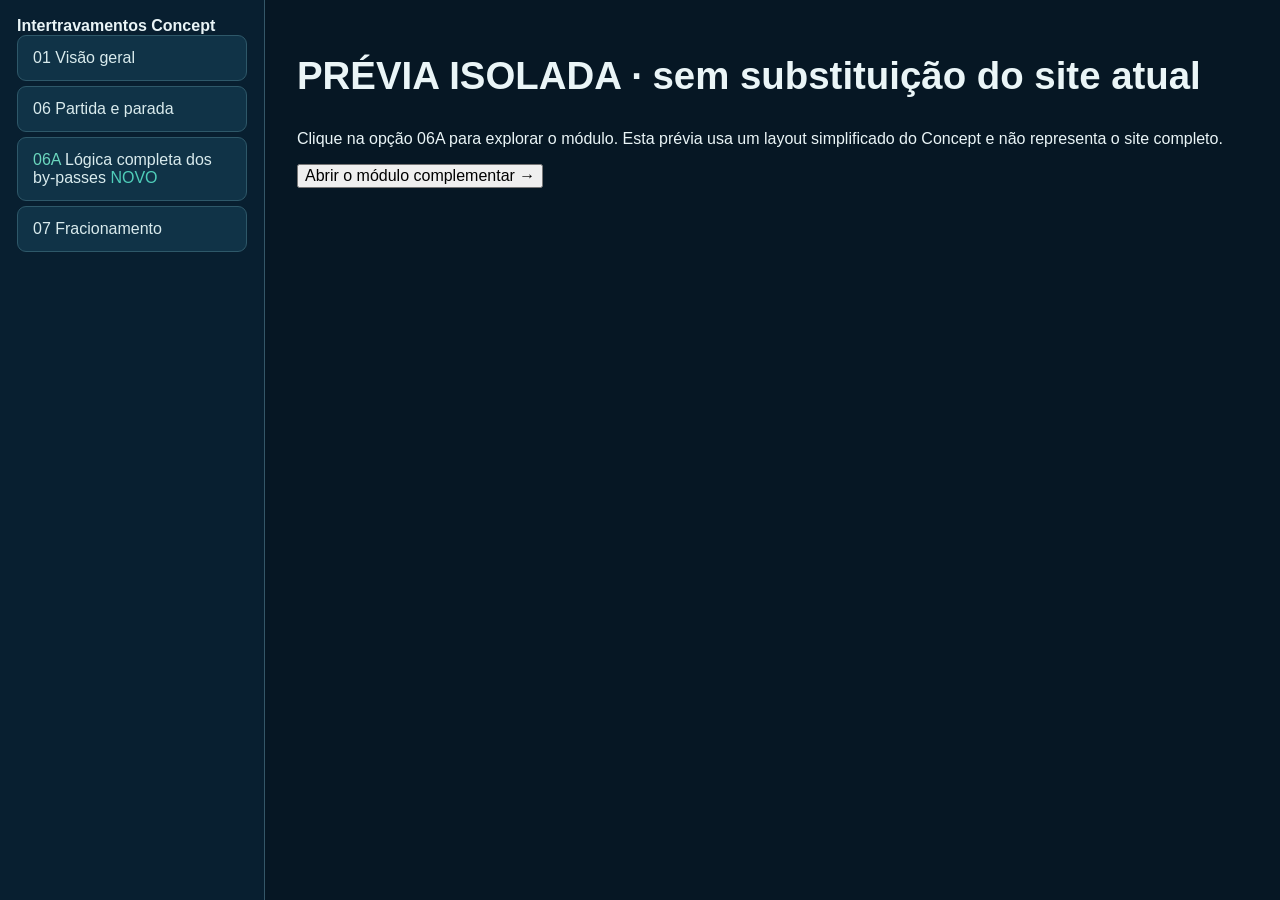
<file: PREVIA-INTERATIVA-V044.html>
<!doctype html><html lang="pt-br"><meta charset="utf-8"><meta name="viewport" content="width=device-width,initial-scale=1"><title>PRÉVIA ISOLADA — By-pass Avançado V0.4.4 • Intertravamento U39</title><style>/* U-39 • Anexo integral: by-passes e 5 simulacoes CIC (camada isolada do Concept) */
#page-bypass-avancado{--ax-bg:#0e2b3b;--ax-bg2:#12394c;--ax-edge:#31586c;--ax-text:#e8f3f5;--ax-sub:#bed4df;--ax-accent:#50d6bd;--ax-warn:#f7cf87;--ax-red:#fb9b9e;color:var(--ax-text)}
#page-bypass-avancado .ax-lead{font-size:1.02rem;line-height:1.6;max-width:950px;color:var(--ax-sub)}
#page-bypass-avancado .ax-banner{padding:16px 19px;border-radius:13px;border:1px solid #be9653;background:#3d311e;color:#ffebc7;margin:15px 0 19px;line-height:1.6}
#page-bypass-avancado .ax-ctrl{display:flex;gap:8px;flex-wrap:wrap;margin:20px 0 18px}
#page-bypass-avancado .ax-tab{border:1px solid #477486;background:#103247;border-radius:11px;color:#e6f7f7;padding:11px 14px;text-align:left;max-width:100%;line-height:1.4;cursor:pointer;font-weight:700}
#page-bypass-avancado .ax-tab[aria-selected="true"]{background:#215952;border-color:#70d9c5;color:white}
#page-bypass-avancado .ax-tab:focus-visible,#page-bypass-avancado button:focus-visible,#page-bypass-avancado select:focus-visible{outline:3px solid #f5d586;outline-offset:3px}
#page-bypass-avancado .ax-panel[hidden]{display:none!important}
#page-bypass-avancado .ax-h{margin:26px 0 11px;font-size:clamp(1.22rem,2.4vw,1.65rem);line-height:1.35}
#page-bypass-avancado .ax-card{border:1px solid var(--ax-edge);background:linear-gradient(150deg,#103044,#0c2435);border-radius:16px;padding:clamp(16px,2.5vw,24px);margin:13px 0;box-shadow:0 9px 20px #0002;line-height:1.62;min-width:0;overflow-wrap:break-word}
#page-bypass-avancado .ax-card h3{font-size:1.18rem;margin:0 0 12px;color:#d8f8ef}
#page-bypass-avancado .ax-card h4{font-size:1.04rem;margin:15px 0 10px;color:#b4e9e2}
#page-bypass-avancado .ax-card p{margin:0 0 12px}
#page-bypass-avancado .ax-card p:last-child{margin-bottom:0}
#page-bypass-avancado .ax-cols{display:grid;grid-template-columns:repeat(2,minmax(0,1fr));gap:14px}
#page-bypass-avancado .ax-steps{counter-reset:steps;list-style:none;padding:0;margin:12px 0;display:grid;gap:9px}
#page-bypass-avancado .ax-steps li{counter-increment:steps;position:relative;padding:13px 15px 13px 52px;background:#133749;border:1px solid #2c596c;border-radius:12px;line-height:1.5}
#page-bypass-avancado .ax-steps li:before{content:counter(steps);position:absolute;left:13px;top:13px;background:#235b62;color:#d6fff1;border-radius:100%;width:25px;height:25px;display:grid;place-items:center;font-weight:800;font-size:12px}
#page-bypass-avancado .ax-note{border-left:4px solid #eabd71;background:#42371e66;border-radius:0 10px 10px 0;padding:12px 15px;color:#ffebc5;margin:12px 0;line-height:1.6}
#page-bypass-avancado .ax-sources{font-size:13px;color:#b6d0db;background:#071e2d;padding:11px 15px;border:1px solid #31576e;border-radius:10px;margin:16px 0}
#page-bypass-avancado .ax-tablewrap{overflow-x:auto;border:1px solid #356178;border-radius:12px;margin:12px 0 18px}
#page-bypass-avancado table{min-width:680px;width:100%;border-collapse:collapse;font-size:13px}
#page-bypass-avancado th,#page-bypass-avancado td{padding:12px 13px;border-bottom:1px solid #2d4f60;text-align:left;vertical-align:top}
#page-bypass-avancado th{background:#194057;color:#e2f7f5}
#page-bypass-avancado td{color:#d7e9ed}
#page-bypass-avancado .ax-bad{color:#ffb9ad;font-weight:700}
#page-bypass-avancado .ax-good{color:#92efd6;font-weight:700}
#page-bypass-avancado .ax-toolbar{display:flex;align-items:center;flex-wrap:wrap;gap:10px;margin:13px 0}
#page-bypass-avancado .ax-btn{background:#17546b;border:1px solid #54a5b2;border-radius:11px;padding:11px 14px;color:white;font-weight:750;cursor:pointer}
#page-bypass-avancado .ax-btn:hover:not(:disabled){background:#207583}
#page-bypass-avancado .ax-btn[disabled]{opacity:.45;cursor:not-allowed}
#page-bypass-avancado .ax-btn.ax-primary{background:#177768;border-color:#5ed9c4}
#page-bypass-avancado .ax-select{width:min(100%,580px);background:#0b2737;border:1px solid #5d8493;color:white;border-radius:11px;padding:12px;min-height:48px}
#page-bypass-avancado .ax-pill{display:inline-flex;align-items:center;gap:6px;border-radius:99px;background:#174c4b;border:1px solid #468e84;padding:5px 11px;font-size:12px;font-weight:750;color:#b8f2e0}
#page-bypass-avancado .ax-pill.ax-risk{background:#523225;border-color:#b88966;color:#ffe0bc}
#page-bypass-avancado .ax-meter{width:100%;height:10px;overflow:hidden;border-radius:100px;background:#092334;border:1px solid #356477;margin:12px 0}
#page-bypass-avancado .ax-meter>span{display:block;height:100%;background:#44cdb3;transition:width .25s ease}
#page-bypass-avancado .ax-options{display:grid;gap:10px;margin:15px 0}
#page-bypass-avancado .ax-opt{font:inherit;text-align:left;width:100%;border:1px solid #3d7c90;border-radius:12px;background:#14394c;color:#eef9fb;padding:14px 17px;line-height:1.5;cursor:pointer;min-height:60px;overflow-wrap:break-word}
#page-bypass-avancado .ax-opt:hover:not(:disabled){background:#1c5464;border-color:#70d8c5}
#page-bypass-avancado .ax-opt[disabled]{opacity:.87;cursor:default}
#page-bypass-avancado .ax-opt.ax-selected{outline:2px solid #f4d68c;outline-offset:0;background:#27535a}
#page-bypass-avancado .ax-feedback{margin-top:14px;padding:15px;border:1px solid #3d947f;border-radius:12px;background:#12423d;color:#e2fff8;line-height:1.6}
#page-bypass-avancado .ax-feedback.ax-alert{background:#412b28;border-color:#ac6d60;color:#ffece2}
#page-bypass-avancado .ax-next{display:flex;justify-content:space-between;align-items:center;flex-wrap:wrap;gap:10px;margin-top:16px}
#page-bypass-avancado .ax-state{display:flex;flex-wrap:wrap;gap:8px;padding:12px 0;border-block:1px solid #2f5566;margin:13px 0}
#page-bypass-avancado .ax-state span{border:1px solid #477083;border-radius:9px;padding:7px 10px;font-size:12px;background:#0c293a}
#page-bypass-avancado .ax-timeline{display:flex;gap:8px;flex-wrap:wrap;margin:12px 0}
#page-bypass-avancado .ax-timeline button{flex:1 1 170px;text-align:left;background:#11394c;border:1px solid #3d6677;border-radius:11px;padding:12px;color:#e8f5f6;cursor:pointer;min-height:72px}
#page-bypass-avancado .ax-timeline button[aria-pressed="true"]{background:#1c665b;border-color:#72d6c2}
#page-bypass-avancado .ax-timeline button span{display:block;font-size:11px;color:#a9d4d4}
#page-bypass-avancado details{border:1px solid #345d73;border-radius:12px;background:#103246;margin:10px 0}
#page-bypass-avancado summary{cursor:pointer;padding:14px 18px;font-weight:750;line-height:1.45}
#page-bypass-avancado details .ax-detail-inner{padding:0 18px 18px;line-height:1.6}
#page-bypass-avancado .ax-review{border-left:3px solid #61cbb5;background:#092b38;border-radius:0 9px 9px 0;padding:13px 16px;margin:10px 0}
#page-bypass-avancado .ax-review strong{color:#b7f4df}
#page-bypass-avancado .ax-review p{margin:7px 0}
#page-bypass-avancado .ax-code{white-space:pre-wrap;overflow-wrap:anywhere;background:#061927;border:1px solid #36586b;padding:16px;border-radius:12px;font-size:13px;color:#d1f6e9;line-height:1.6}
#page-bypass-avancado .ax-shortcuts{display:flex;gap:8px;flex-wrap:wrap;margin:12px 0}
#page-bypass-avancado .ax-shortcuts button{background:#0d4358;color:#d7f2ef;border:1px solid #477b89;padding:8px 11px;border-radius:8px}
@media(max-width:780px){#page-bypass-avancado .ax-cols{grid-template-columns:1fr}#page-bypass-avancado .ax-card{padding:15px}#page-bypass-avancado .ax-tab{flex:1 1 calc(50% - 8px)}#page-bypass-avancado .ax-ctrl{gap:7px}#page-bypass-avancado .ax-steps li{padding:12px 11px 12px 44px}#page-bypass-avancado .ax-steps li:before{left:10px}} 
@media(prefers-reduced-motion:reduce){#page-bypass-avancado .ax-meter>span{transition:none}}

/* V0.4.3: apresentação específica e responsiva do primeiro evento */
#page-bypass-avancado .ax-fe-grid{display:grid;grid-template-columns:repeat(2,minmax(0,1fr));gap:10px}
#page-bypass-avancado .ax-fe-grid .ax-note{margin:0;overflow-wrap:break-word}
#page-bypass-avancado #axFirstEquip .ax-btn{flex:1 1 125px}
#page-bypass-avancado #axFirstStages button{flex:1 1 150px}
#page-bypass-avancado #axFirstInfo p{margin-top:9px}
@media(max-width:680px){#page-bypass-avancado .ax-fe-grid{grid-template-columns:1fr}#page-bypass-avancado #axFirstEquip{display:grid;grid-template-columns:repeat(2,minmax(0,1fr))}#page-bypass-avancado #axFirstEquip .ax-btn{min-width:0;padding:10px}#page-bypass-avancado #axFirstStages button{flex:1 1 100%}}

/* V0.4.4 — mesa de diagnóstico, estados comparados, laboratório de votação e progresso. */
#page-bypass-avancado .ax-logic-switch{display:grid;grid-template-columns:repeat(3,minmax(0,1fr));gap:9px;margin:17px 0}
#page-bypass-avancado .ax-logic-switch button{background:#10374a;color:#f0fbfc;border:1px solid #417b89;border-radius:12px;padding:12px;text-align:left;min-width:0;min-height:76px;cursor:pointer;line-height:1.35}
#page-bypass-avancado .ax-logic-switch button small{color:#abd4d8;display:block;font-size:11px;margin-bottom:5px}
#page-bypass-avancado .ax-logic-switch button[aria-pressed="true"]{background:#1a645b;border-color:#65dfc7;box-shadow:inset 0 0 0 1px #63d8c4}
#page-bypass-avancado .ax-state-grid{display:grid;grid-template-columns:repeat(2,minmax(0,1fr));gap:9px;margin:17px 0}
#page-bypass-avancado .ax-status-cell{padding:11px 12px;border:1px solid #426779;border-radius:11px;background:#0e2f41;min-width:0;display:flex;gap:8px;justify-content:space-between;align-items:center}
#page-bypass-avancado .ax-status-cell strong{color:#ebf7f6;font-size:13px;overflow-wrap:anywhere}
#page-bypass-avancado .ax-status-cell span{font-size:11px;text-align:right;color:#c3d5dc;max-width:52%}
#page-bypass-avancado .ax-status-cell.ax-logic-armed{border-left:4px solid #72d6bd}
#page-bypass-avancado .ax-status-cell.ax-logic-bypass{border-left:4px solid #f7c771}
#page-bypass-avancado .ax-status-cell.ax-logic-review{border-left:4px solid #aebbd5}
#page-bypass-avancado .ax-logic-actions{display:flex;gap:9px;flex-wrap:wrap;margin:12px 0 26px}
#page-bypass-avancado .ax-vote-layout{display:grid;grid-template-columns:repeat(3,minmax(0,1fr));gap:11px;margin:14px 0}
#page-bypass-avancado .ax-vote-channel{display:flex;flex-direction:column;gap:8px;padding:13px;border:1px solid #477284;border-radius:12px;background:#0d2b3c;min-width:0}
#page-bypass-avancado .ax-vote-channel>strong{font-size:17px}
#page-bypass-avancado .ax-vote-channel>span{font-size:12px;color:#d5e8ed;font-weight:700}
#page-bypass-avancado .ax-vote-channel>small{font-size:11px;color:#f8d9a1}
#page-bypass-avancado .ax-muted-channel{border-style:dashed;opacity:.78}
#page-bypass-avancado .ax-vote-small{display:grid;gap:7px}
#page-bypass-avancado .ax-mini{background:#164359;border:1px solid #497c8f;border-radius:9px;color:#d9ecee;padding:8px;text-align:center;font-size:12px;min-height:38px;font-weight:600}
#page-bypass-avancado .ax-mini.ax-mini-active{background:#247165;color:#fff;border-color:#76dac4}
#page-bypass-avancado .ax-mini:disabled{cursor:not-allowed;opacity:.6}
#page-bypass-avancado .ax-vote-result{border:1px solid #5c7e90;border-radius:11px;padding:14px 17px;margin:16px 0;background:#183f51}
#page-bypass-avancado .ax-vote-result strong{font-size:18px}
#page-bypass-avancado .ax-vote-result p{margin:8px 0}
#page-bypass-avancado .ax-vote-tripped{border-color:#d19083;background:#402b31}
#page-bypass-avancado .ax-vote-uncertain{border-color:#d4b97a;background:#403925}
#page-bypass-avancado .ax-vote-clear{border-color:#62ab9a;background:#153e3e}
#page-bypass-avancado .ax-footnote{font-size:12px;color:#c8d8df}
#page-bypass-avancado .ax-checklist{display:grid;gap:8px;margin:13px 0}
#page-bypass-avancado .ax-check-line{display:flex;align-items:flex-start;gap:13px;border:1px solid #3c6e7c;border-radius:10px;padding:12px;background:#11374b;cursor:pointer}
#page-bypass-avancado .ax-check-line input{width:20px;height:20px;min-width:20px;accent-color:#63ceb9;margin:2px 0}
#page-bypass-avancado .ax-check-line span{flex:1;line-height:1.4}
#page-bypass-avancado .ax-progress-zone{margin:18px 0;padding:14px 16px;background:#0e2b3e;border:1px solid #37687d;border-radius:14px}
#page-bypass-avancado .ax-progress-header{display:flex;gap:8px;align-items:baseline;justify-content:space-between;flex-wrap:wrap}
#page-bypass-avancado .ax-progress-header span{font-size:12px;color:#bacfd7}
#page-bypass-avancado .ax-scenario-chips{display:grid;grid-template-columns:repeat(5,minmax(0,1fr));gap:8px}
#page-bypass-avancado .ax-scenario-chip{background:#183a4e;color:#e9f9f7;border:1px solid #52798b;padding:11px 8px;border-radius:10px;display:flex;flex-direction:column;align-items:flex-start;gap:4px;text-align:left}
#page-bypass-avancado .ax-scenario-chip span{color:#c2d5de;font-size:12px}
#page-bypass-avancado .ax-scenario-active{border-color:#61d6bd;background:#205d57}
#page-bypass-avancado .ax-save-status{font-size:12px;color:#b6d2db;min-height:22px;margin:5px 0 12px}
@media(max-width:800px){#page-bypass-avancado .ax-logic-switch{grid-template-columns:repeat(2,minmax(0,1fr))}#page-bypass-avancado .ax-vote-layout{grid-template-columns:1fr}#page-bypass-avancado .ax-vote-small{grid-template-columns:repeat(3,minmax(0,1fr))}#page-bypass-avancado .ax-scenario-chips{grid-template-columns:repeat(3,minmax(0,1fr))}}
@media(max-width:520px){#page-bypass-avancado .ax-state-grid{grid-template-columns:1fr}#page-bypass-avancado .ax-logic-switch{grid-template-columns:1fr 1fr}#page-bypass-avancado .ax-logic-switch button{padding:10px;min-height:84px;font-size:12px}#page-bypass-avancado .ax-scenario-chips{grid-template-columns:repeat(2,minmax(0,1fr))}#page-bypass-avancado .ax-vote-small{grid-template-columns:1fr}#page-bypass-avancado .ax-mini{width:100%}#page-bypass-avancado .ax-logic-actions .ax-btn{flex:1 1 100%}}
</style><style>
:root{--bg:#061724;--ink:#eaf5f7}*{box-sizing:border-box}body{margin:0;background:#061724;color:#eaf5f7;font-family:Inter,'Segoe UI',sans-serif}button,select{font:inherit}.app{display:grid;grid-template-columns:265px minmax(0,1fr);min-height:100vh}.sidebar{background:#081f30;padding:17px;border-right:1px solid #345768}.nav{display:flex;flex-direction:column;gap:5px}.nav button{text-align:left;background:#103347;border:1px solid #2e5869;color:#d9ebed;padding:13px 15px;border-radius:9px}.nav .num{color:#6bd7be}.content{padding:22px 32px;min-width:0;max-width:1400px}.screen{display:none}.screen.active{display:block}.kicker{color:#53dbc2;font-size:12px;font-weight:bold;letter-spacing:.13em}.nav-new{color:#4fcdb9}.ax-banner{line-height:1.5}h1{font-size:clamp(26px,3vw,42px)}
@media(max-width:760px){.app{display:block}.sidebar{height:auto;position:static}.nav{display:flex;flex-direction:row;overflow-x:auto;white-space:nowrap}.nav button{min-width:190px}.content{padding:16px}}
</style><div class="app"><aside class="sidebar"><strong>Intertravamentos Concept</strong><div class="nav" id="nav"><button data-page="inicio">01 Visão geral</button><button data-page="bypass">06 Partida e parada</button><button data-page="fracionamento">07 Fracionamento</button></div></aside><main class="content"><section class="screen active" id="page-inicio"><h1>PRÉVIA ISOLADA · sem substituição do site atual</h1><p>Clique na opção 06A para explorar o módulo. Esta prévia usa um layout simplificado do Concept e não representa o site completo.</p><button type="button" data-goto="bypass-avancado">Abrir o módulo complementar →</button></section><section class="screen" id="page-bypass"><h1>By-pass de partida e parada original</h1><p>Conteúdo anterior preservado</p><p>Outra informação</p><p>Comparador e fonte</p></section><section class="screen" id="page-fracionamento"><h1>Fracionamento original</h1></section></main></div><script>
function goPage(page){document.querySelectorAll('.screen').forEach(e=>e.classList.toggle('active',e.id==='page-'+page));document.querySelectorAll('#nav button').forEach(e=>e.classList.toggle('active',e.dataset.page===page));window.scrollTo(0,0)}
document.addEventListener('click',event=>{const g=event.target.closest('[data-goto]');if(g)goPage(g.dataset.goto);const b=event.target.closest('[data-page]');if(b)goPage(b.dataset.page);});
</script><script>/* Texto integral complementar — Intertravamento Concept, edição didática 18/10/2026.
   Fonte primária histórica: "Intertravamento U39 maior.doc", engenh. 2005.
   Procedimentos citados: PE.REF.OPE.CCF.042 (rev.02, 2025);
   PE.REF.OPE.CCF.062 (rev.02, 2026); PE.REF.OPE.CCF.106 (rev.01, 2025).
   A transcrição interpretativa não é uma validação de lógica de PLC. */
window.U39_BYPASS_MATERIAL={
version:'1.2 · módulo avançado CIC, primeiro evento e painel lógico · 2026-10-18',
firstEvents:[
{id:'conversor',label:'Conversor',name:'Conversor — primeiro evento',origin:'Registro no PLC do conversor; sinalização no SDCD.',historic:'O descritivo histórico relaciona a limpeza da indicação de primeiro evento ao by-pass de partida HSBP-39001.',guard:'Com conversor em trip, J-3901 deve estar sem trip ativo para a aceitação; BAD de instrumento pode impedir a aceitação. Confirmar procedimento vigente.',separate:'Reset de válvulas e rearmes individuais são etapas independentes, não garantidas pela limpeza da memória.'},
{id:'j3901',label:'J-3901',name:'J-3901 — primeiro evento',origin:'Proteções dedicadas à máquina e histórico de primeiro evento.',historic:'O documento histórico menciona o botão de reset no painel local para grandes máquinas.',guard:'Consultar o procedimento do J-3901, liberação e causas remanescentes; a regra do conversor não substitui o reset dedicado.',separate:'O rearmamento do soprador, sua proteção e as válvulas de atuação não são consequência automática da limpeza da indicação.'},
{id:'j3902',label:'J-3902',name:'J-3902 — primeiro evento',origin:'Proteções dedicadas ao compressor e eventos subsequentes.',historic:'O documento histórico menciona o botão de reset no painel local para grandes máquinas.',guard:'Verificar permissivos próprios, eventos de máquina e condições do compressor na documentação vigente.',separate:'Não confundir limpar o primeiro evento com normalização de antissurge, reset de trip ou autorização de partida.'},
{id:'tg3901',label:'TG-3901',name:'TG-3901 — primeiro evento',origin:'Registro de evento do conjunto TG-3901.',historic:'O documento histórico cita a abertura da XV-39024 no contexto da retirada da indicação de primeiro evento.',guard:'Confirmar função atual da XV-39024 e sequência em procedimento validado. A referência histórica não autoriza a manobra.',separate:'A memória do evento e as condições de proteção, permissivos e elementos finais do TG-3901 são estados distintos.'}
],
sections:[
{id:'visao',label:'Fundamentos completos',title:'1. Filosofia dos três tipos de by-pass',html:`
<p><strong>By-pass</strong>, no contexto deste módulo, significa contorno temporário de uma função instrumentada segundo lógica e autorização definidas. Não se confunde com válvula física de desvio, reset de trip, rearme de elemento final ou reconhecimento de alarme.</p>
<p>O objetivo comum dos contornos de partida, parada e manutenção é administrar condições transitórias específicas. A diferença reside na <strong>forma de habilitação, sequência de atuação, permanência, retorno à proteção e risco residual</strong>.</p>
<div class="ax-tablewrap"><table><thead><tr><th>Característica</th><th>Partida</th><th>Parada</th><th>Manutenção</th></tr></thead><tbody>
<tr><td>Acionamento</td><td>HSBP-39001 no SDCD</td><td>HSBP39STOP no SDCD; outra seção histórica usa HS_PARADA</td><td>Liberação autorizada da manutenção no PLC, com chave física descrita</td></tr>
<tr><td>Finalidade</td><td>Permitir a partida apesar de condições de processo ainda não normalizadas</td><td>Permitir a redução prevista de carga, temperatura, circulação e ar sem trips decorrentes da sequência esperada</td><td>Permitir intervenção em canal ou instrumento da proteção</td></tr>
<tr><td>Seleção dos contornos</td><td>Somente condições elegíveis e em trip no momento de aceitação, conforme documento</td><td>Liberação sequencial, vinculada às condições das etapas</td><td>Contorno individual, condicionado a autorização</td></tr>
<tr><td>Retirada</td><td>Individual e automática, segundo critérios por função</td><td>Condições de reset e/ou transição para partida previstas no descritivo</td><td>Restabelecimento formal após manutenção</td></tr>
<tr><td>Questão crítica CIC</td><td>Qual proteção já retornou?</td><td>Qual proteção ainda não foi liberada?</td><td>Qual capacidade de proteção continua disponível?</td></tr></tbody></table></div>
<p>Na partida, o comando geral não significa contorno permanente de tudo; na parada, o comando aceito não significa que todas as funções estejam contornadas; na manutenção, a medição normalizada não comprova que o desvio tenha sido retirado.</p>
<div class="ax-note"><strong>Segurança de processo:</strong> nenhum desses recursos representa autorização de ignorar um intertravamento real. O Concept é exclusivamente educacional, não envia comandos ao SDCD nem ao PLC e não estabelece uma sequência operacional para execução em planta.</div>
<h3>Estados que o CIC deve distinguir</h3>
<ol class="ax-steps"><li><strong>Comando recebido:</strong> a chave recebeu a solicitação do operador.</li><li><strong>Comando aceito:</strong> permissivos pertinentes foram avaliados.</li><li><strong>Função contornada:</strong> o estado específico daquela função indica by-pass efetivo.</li><li><strong>Função protegida:</strong> o canal participa novamente da lógica de intertravamento.</li><li><strong>Função em trip:</strong> as condições programadas solicitaram uma ação de segurança.</li><li><strong>Reset/rearme:</strong> há requisitos próprios de processo, instrumentação e elementos finais.</li></ol>
<p>Esses estados são diferentes. A análise operacional exige consultar a função específica na tela, não apenas o botão geral de partida ou parada.</p>`},
{id:'partida',label:'Partida: lógica e resets',title:'2. By-pass de partida — HSBP-39001',html:`
<p><strong>Objetivo:</strong> permitir a partida do conversor quando determinadas variáveis de processo ainda não atingiram suas condições normais. O projeto histórico descreve contorno seletivo apenas das funções elegíveis que estejam em trip quando o comando for aceito.</p>
<h3>Sequência lógica descrita</h3><ol class="ax-steps">
<li>O operador solicita a partida pela HSBP-39001 no SDCD.</li>
<li>O PLC verifica permissivos e impedimentos; com conversor em trip, o histórico informa que o J-3901 não deve possuir trip ativo para permitir o by-pass de partida e reset do conversor.</li>
<li>A qualidade dos instrumentos é avaliada. O histórico declara que a presença de instrumento em BAD impede a aceitação do comando; sinal BAD pode gerar trip quando assim configurado.</li>
<li>As funções elegíveis que estiverem em trip são contornadas; o SDCD sinaliza "processo de partida" e informa quais funções estão contornadas.</li>
<li>À medida que cada variável satisfaz seu critério de normalização, o by-pass correspondente é retirado <strong>individualmente</strong>.</li>
<li>O retorno da proteção não prova, isoladamente, que todos os demais contornos tenham sido retirados. O rearme dos elementos finais possui requisitos próprios.</li>
</ol>
<h3>Funções previstas para contorno de partida (documento histórico)</h3>
<div class="ax-tablewrap"><table><thead><tr><th>Tag</th><th>Função</th><th>Condição citada para contorno</th></tr></thead><tbody>
<tr><td>FSLL-39005B</td><td>Baixa vazão de carga no ramal inferior</td><td>Abaixo de 1.259 m³/d por mais de 120 s e comando HSBP-39001</td></tr>
<tr><td>FSLL-39006B</td><td>Baixa vazão de carga no ramal superior</td><td>Abaixo de 1.259 m³/d por mais de 120 s e comando HSBP-39001</td></tr>
<tr><td>TSL-39010B</td><td>Baixa temperatura de reação</td><td>Abaixo de 500 °C e comando HSBP-39001</td></tr>
<tr><td>FSLL-39003B</td><td>Baixa vazão de ar do conversor</td><td>Abaixo de 1.350 m³/d e comando HSBP-39001</td></tr>
<tr><td>PDSLL-39018</td><td>Baixo ΔP catalisador gasto (L-3901)</td><td>Conversor em trip total e comando HSBP-39001</td></tr>
<tr><td>PDSLL-39022</td><td>Baixo ΔP catalisador regenerado (L-3902)</td><td>Conversor em trip total e comando HSBP-39001</td></tr>
<tr><td>FSLL-39044B</td><td>Baixa vazão de vapor de dispersão</td><td>Abaixo de 550 t/d por mais de 300 s e comando HSBP-39001</td></tr>
<tr><td>LSLL-39005</td><td>Baixo nível de catalisador no regenerador</td><td>Abaixo de 40% e comando HSBP-39001</td></tr>
</tbody></table></div>
<h3>Condições históricas de reset individual do by-pass de partida</h3>
<div class="ax-tablewrap"><table><thead><tr><th>Função</th><th>Condição registrada no descritivo</th><th>Observação crítica</th></tr></thead><tbody>
<tr><td>FSLL-39005B</td><td>Ramal inferior acima de 1.637 m³/d por mais de 30 s</td><td>Valor para reset de by-pass histórico; não confundir com rearme da tela 39GW0014.</td></tr>
<tr><td>FSLL-39006B</td><td>Texto imprime "abaixo de 1.637 m³/d" por mais de 30 s</td><td class="ax-bad">Divergência/suspeita de erro documental: NÃO corrigir por suposição.</td></tr>
<tr><td>TSL-39010B</td><td>Critérios envolvendo carga de um dos ramais ou borra de reciclo e T reação acima de 525 °C</td><td>Conferir precedência E/OU no PLC e revisão; o documento apresenta conjunções e alternativas cuja tradução operacional precisa ser validada.</td></tr>
<tr><td>FSLL-39003B</td><td>Critérios envolvendo fotocélulas do forninho e vazão de ar acima de 3.500 m³/d, ou fase densa acima de 400 °C e vazão acima de 3.500 m³/d</td><td>As duas situações dependem de condições específicas do forninho/temperatura.</td></tr>
<tr><td>PDSLL-39018 / 39022</td><td>Condições de vazão de carga/borra e ΔP acima de 200 gf/cm² por mais de 30 s</td><td>A precedência exata dos operadores lógicos precisa da carta validada.</td></tr>
<tr><td>FSLL-39044B</td><td>Vapor de dispersão acima de 50 t/d por mais de 30 s</td><td>Não corresponde automaticamente à condição de rearme na 39GW0014.</td></tr>
<tr><td>LSLL-39005</td><td>Nível acima de 50% por mais de 30 s</td><td>Estado de habilitação indicado em captura do SDCD exige validação atual.</td></tr>
</tbody></table></div>
<h3>Primeiro evento, BAD e reset</h3>
<p>O documento descreve registro de primeiro evento pelo PLC; os demais eventos posteriores também podem ser exibidos. Para apagar a indicação de primeiro evento do conversor, menciona-se o by-pass de partida; nas grandes máquinas existem resets locais específicos. Isso <strong>não</strong> significa que apagar registro identifique ou corrija a causa física.</p>
<p>Com o conversor em trip, o histórico relaciona o reset das válvulas ao by-pass de partida, menciona FV-39001A/B associadas às blow-off/antissurge do J-3901 e cita comportamentos próprios de XV-39001, XV-39808 e XV-39002. A condição de pressão citada para reset automático da XV-39002 é menor que 0,150 kg/cm²; todos esses critérios exigem validação no arranjo vigente.</p>
<div class="ax-note"><strong>Questão em aberto:</strong> o texto não comprova que uma função cujo by-pass já foi retirado volte a ser contornada automaticamente por nova queda de variável. Para ensinar o cenário, presume-se proteção restabelecida até confirmação da lógica atual.</div>`},
{id:'primeiro-evento',label:'Primeiro evento · reset',title:'2A. Primeiro evento — registro, limpeza da indicação e rearme',html:`
<p><strong>Primeiro evento</strong> é o registro da primeira solicitação de intertravamento reconhecida pelo sistema de proteção. Outros sinais podem surgir depois e devem ser distinguidos do evento inicial. Uma indicação de primeiro evento <strong>não prova, sozinha, a falha física</strong> que originou a ocorrência.</p>
<div class="ax-note"><strong>Distinção essencial:</strong> <em>reconhecimento de alarme no SDCD</em> não equivale a <em>limpar a indicação memorizada de primeiro evento</em>; ambas as ações são diferentes do <em>reset de trip</em>, do <em>rearme de válvulas/elementos finais</em> e da <em>autorização de partida</em>.</div>
<h3>Qual referência de limpeza do primeiro evento aparece no documento?</h3>
<div class="ax-tablewrap"><table><thead><tr><th>Conjunto</th><th>Referência histórica de limpeza da indicação</th><th>Limitação importante</th></tr></thead><tbody>
<tr><td><strong>Conversor U-39</strong></td><td>O descritivo relaciona a retirada da indicação de primeiro evento ao <strong>comando de by-pass de partida</strong> HSBP-39001 no SDCD.</td><td>Com o conversor em trip, o texto indica a ausência de trip ativo no J-3901 como condição necessária para aceitação do by-pass de partida. Instrumento em BAD pode impedir a aceitação. Não executar reset sem diagnóstico e autorização.</td></tr>
<tr><td><strong>Grandes máquinas, incluindo J-3901 e J-3902</strong></td><td>O documento menciona o <strong>botão de reset nos painéis locais</strong> para a indicação de primeiro evento das grandes máquinas.</td><td>O procedimento específico e os permissivos da máquina são próprios. Uma indicação eliminada não comprova retorno da disponibilidade mecânica.</td></tr>
<tr><td><strong>TG-3901</strong></td><td>O documento menciona a <strong>abertura da XV-39024</strong> no contexto da retirada do primeiro evento do TG-3901.</td><td>Essa é uma referência histórica de engenharia, não uma manobra validada; exige confirmação de função da válvula e procedimento vigente.</td></tr>
</tbody></table></div>
<h3>Sequência de raciocínio que o CIC precisa dominar</h3>
<ol class="ax-steps"><li><strong>Identificar:</strong> registrar o primeiro evento, hora, tag, classificação, estado de trip e sinais posteriores.</li><li><strong>Investigar:</strong> comparar tendências, estados finais, instrumentos em BAD, pontos forçados, permissivos e a matriz de causa e efeito.</li><li><strong>Separar as ações:</strong> reconhecimento do alarme, limpeza da memória do primeiro evento, rearme do trip e rearme de elementos finais têm significados distintos.</li><li><strong>Verificar a referência por equipamento:</strong> conversor, J-3901/J-3902 e TG-3901 não compartilham necessariamente o mesmo mecanismo de limpeza.</li><li><strong>Confirmar autorização e condições:</strong> a memória só deve ser limpa dentro do procedimento vigente, depois da preservação das evidências e tratamento dos impedimentos.</li><li><strong>Comprovar o estado final:</strong> verificar se a condição iniciadora cessou, se as demais proteções continuam disponíveis e se existem trips memorizados ou elementos finais ainda não rearmados.</li></ol>
<h3>O que o reset não realiza automaticamente?</h3>
<p>Não corrige a causa física do primeiro evento; não elimina falha de qualidade BAD; não substitui autorização da engenharia; não rearma automaticamente todos os elementos finais; não confirma posição de válvulas; não habilita o equipamento para partida por si só. O descritivo relata, por exemplo, reset específico das FV-39001A/B após o by-pass de partida, comandos por pulso nas XV-39001 e XV-39808 e reset automático da XV-39002 conforme pressão histórica do regenerador.</p>
<div class="ax-note"><strong>Fonte:</strong> <em>Intertravamento U39 maior.doc</em>, seções Primeiro Evento, Bad, Reset e By-pass de partida (texto histórico da unidade). Conferir com matriz, sequências de eventos, lógica implementada no PLC e procedimentos atuais. O Concept não aciona controles reais.</div>
`},
{id:'parada',label:'Parada: sequência completa',title:'3. By-pass de parada — HSBP39STOP',html:`
<p><strong>Objetivo:</strong> promover parada programada controlada sem que reduções intencionais de carga, dispersão, temperatura, circulação de catalisador e vazão de ar provoquem automaticamente trips decorrentes da sequência esperada. A documentação ressalta: uma variável fora da sequência pode provocar trip mesmo com by-pass geral de parada ativo.</p>
<h3>Sequência descrita operacionalmente</h3>
<ol class="ax-steps">
<li><strong>Comando:</strong> HSBP39STOP na tela de intertravamento do conversor / GW315. A seção de projeto também usa a denominação HS_PARADA; verificar identificação em campo.</li>
<li><strong>Permissivo:</strong> não pode haver condição de segurança no estado de by-pass de partida para aceitar o comando de parada.</li>
<li><strong>Primeira liberação:</strong> são contornados FSLL-39005, baixa vazão de carga no ramal inferior, e a função de baixa vazão de vapor de dispersão (citada como FSLL-39044 no texto operacional).</li>
<li><strong>Próxima etapa:</strong> após o ramal inferior cumprir sua condição de redução, o PLC contorna FSLL-39006, proteção de baixa vazão do ramal superior.</li>
<li><strong>Redução do ramal superior:</strong> após cumprir a condição prevista, o PLC libera TSL-39010, baixa temperatura de reação, e o LSLL-39005 quando aplicável.</li>
<li><strong>Redução térmica:</strong> com temperatura de reação inferior a 500 °C e o by-pass de temperatura efetivamente ativo, o histórico prevê contornar PDSLL-39018, PDSLL-39022 e FSLL-39003.</li>
<li><strong>Redução do ar:</strong> abaixo da condição documentada de vazão de ar ao regenerador, o projeto prevê contorno associado à parada do J-3901.</li>
<li><strong>Confirmação em tela:</strong> o texto operacional descreve sinalização amarela nas funções contornadas e texto "parada" na tela de by-pass. Comando aceito não substitui confirmação função a função.</li>
</ol>
<div class="ax-note"><strong>Divergência:</strong> a seção operacional menciona 500 m³/d na transição entre ramais, enquanto a seção de engenharia utiliza 5% e 1.259 m³/d em trechos diferentes. Não usar esses valores como comando de redução sem confirmar a versão atual do PLC e o procedimento vigente.</div>
<h3>Retirada do by-pass de parada e desistência da parada</h3>
<p>O material descreve reset da condição de parada em resposta ao comando de by-pass de partida e mediante determinadas normalizações de processo. Alguns textos históricos citam retorno da carga acima de 1.259 ou de 1.637 m³/d por tempos especificados, vazão de ar acima de 3.500 m³/d, temperatura acima de 525 °C, níveis e pressões diferenciais. Há divergências entre as versões e funções citadas.</p>
<p>Quando a operação desiste da parada, o descritivo operacional orienta transição para by-pass de partida <strong>antes</strong> do retorno às condições normais, a fim de evitar retirada inadequada do estado de parada com variáveis ainda em trip. Também menciona o comando de partida antes do rearme relacionado ao J-3901 após o término da parada.</p>
<p>Esse registro deve ser interpretado como requisito histórico a confirmar. Ele não deve ser aplicado como instrução isolada, fora do procedimento vigente ou sem os permissivos de equipamento.</p>
<h3>Por que o by-pass de parada não elimina todos os trips?</h3>
<p>Ao ser acionado, o contorno começa pelas primeiras funções autorizadas. As demais dependem da progressão de variáveis do processo. Assim, reduzir prematuramente o ramal superior pode atingir o FSLL-39006 quando este ainda está protegido; reduzir a temperatura antes de liberar TSL-39010 também pode solicitar a proteção.</p>
<div class="ax-sources">Referência operacional adicional: PE.REF.OPE.CCF.106, etapa 5.2.1.9, registra explicitamente o acionamento e a sinalização das funções iniciais FSLL-39005 e FSLL-39044. O restante do procedimento trata das manobras de parada e não deve ser substituído pelo módulo.</div>`},
{id:'manutencao',label:'Manutenção e votação',title:'4. By-pass de manutenção, BAD e votação',html:`
<p>O by-pass de manutenção permite contornar individualmente instrumento que participa de uma função instrumentada de segurança, de acordo com autorização e gestão de desvio. O documento descreve liberação por chave física no PLC e necessidade de APR nível 2 e ADTCP. Como documentos internos e critérios podem mudar, a autorização, medidas compensatórias, prazo e retorno devem seguir o sistema vigente de gestão de segurança.</p>
<h3>Sequência lógica e administrativa</h3><ol class="ax-steps">
<li>Identificar o instrumento, a função instrumentada envolvida, a configuração de votação e a anomalia demonstrada.</li>
<li>Avaliar consequências de perda ou degradação da camada de proteção e obter a autorização formal de desvio.</li>
<li>Confirmar a seleção do instrumento e a configuração de contorno efetivamente implementada no PLC, com manutenção e operação.</li>
<li>Confirmar o estado lógico sinalizado e a capacidade de proteção remanescente antes e durante a intervenção.</li>
<li>Executar diagnóstico e correção pelos responsáveis, monitorando condições e prazo do desvio.</li>
<li>Testar, retirar o contorno autorizado, verificar canais e votar novamente conforme a lógica implantada; confirmar encerramento formal do desvio.</li>
</ol>
<h3>Votação 2oo3: tabela-verdade conceitual</h3>
<div class="ax-tablewrap"><table><thead><tr><th>Canal A</th><th>Canal B</th><th>Canal C</th><th>Trip 2oo3?</th></tr></thead><tbody>
<tr><td>0</td><td>0</td><td>0</td><td>Não</td></tr><tr><td>1</td><td>0</td><td>0</td><td>Não</td></tr><tr><td>0</td><td>1</td><td>0</td><td>Não</td></tr><tr><td>0</td><td>0</td><td>1</td><td>Não</td></tr><tr><td>1</td><td>1</td><td>0</td><td>Sim</td></tr><tr><td>1</td><td>0</td><td>1</td><td>Sim</td></tr><tr><td>0</td><td>1</td><td>1</td><td>Sim</td></tr><tr><td>1</td><td>1</td><td>1</td><td>Sim</td></tr>
</tbody></table></div>
<p><strong>0</strong> representa ausência de solicitação e <strong>1</strong> representa solicitação de trip, em um exercício abstrato, sem tratamento de BAD ou de temporização.</p>
<h3>Falha do canal A e oscilação do C</h3>
<p>Com A=1 por falha permanente, B=0 e C=0, a função 2oo3 ainda não atua, mas está degradada. Caso C passe a solicitar trip, A=1 e C=1 atingem a votação. Isso não prova que ambos representam desvio real de processo; o diagnóstico deve confrontar evidências independentes.</p>
<h3>O que muda durante o contorno?</h3>
<p><strong>Arquitetura ilustrativa 1:</strong> se o canal contornado for tratado como 0 e a lógica 2oo3 permanecer inalterada, os dois canais remanescentes precisam solicitar trip juntos. O efeito comportamental equivale a 2oo2 entre eles.</p>
<p><strong>Arquitetura ilustrativa 2:</strong> se a aplicação reconfigurar explicitamente a votação para 1oo2, qualquer um dos dois canais remanescentes poderá solicitar a função, com efeitos diferentes em disponibilidade e trips indevidos.</p>
<p><strong>Uma votação 2oo2</strong> também admite comportamentos distintos durante manutenção. Se um canal for fixado em condição normal sem reconfiguração, um canal isolado não atinge 2oo2; se houver reconfiguração para 1oo1, a função pode atuar por um canal, porém sem redundância.</p>
<div class="ax-note"><strong>Não inferir a votação degradada da U-39:</strong> o documento consultado não comprova qual das arquiteturas se aplica a cada função do PLC. A frase histórica sobre contornar primeiro o instrumento defeituoso não substitui procedimento autorizado, análise da configuração de votação e verificação independente.</div>
<h3>Pontos forçados ≠ by-pass operacional</h3>
<p>O histórico descreve pontos forçados no PLC para testes, simulações ou contingências de instrumentação. A sinalização no SDCD pode informar a quantidade de pontos fixados sem mostrar qual variável está forçada. Essa limitação de visibilidade exige rastreabilidade pela manutenção e pela documentação do desvio.</p>`},
{id:'criticos',label:'Quatro situações críticas',title:'5. Aprofundamento das quatro situações críticas',html:`
<details><summary>Caso crítico 1 — Parada acionada, ramal superior reduzido fora de sequência</summary><div class="ax-detail-inner">
<p><strong>Condição inicial:</strong> ambos os ramais normais; by-pass de partida inativo; operador aciona HSBP39STOP; PLC aceita comando e contorna inicialmente FSLL-39005 e baixa vazão de dispersão. FSLL-39006, TSL-39010 e outras funções aguardam suas condições.</p>
<p><strong>Desvio:</strong> o operador reduz primeiro o ramal superior sem confirmar liberação do seu FSLL. Se a vazão atingir o critério de intertravamento enquanto a proteção ainda estiver ativa, poderá ocorrer trip, com consequências previstas na matriz causa e efeito.</p>
<p><strong>Raciocínio do CIC:</strong> separar comando geral aceito, funções sinalizadas em by-pass e funções ainda protegidas. Confirmar cada transição antes de considerar completa uma etapa; observar tendências e interdependências.</p>
<p><strong>Conclusão:</strong> o by-pass de parada funciona por liberação condicionada, não por supressão geral de trips.</p></div></details>
<details><summary>Caso crítico 2 — Partida solicitada com um instrumento BAD</summary><div class="ax-detail-inner">
<p><strong>BAD</strong> indica qualidade de sinal reconhecida como inválida ou falha. A variável real pode estar normal, mas a função configurada no PLC pode tratar BAD como condição de trip.</p>
<p>O documento declara que BAD impede a aceitação do by-pass de partida, exigindo tratamento autorizado da falha. Pressionar reset, por si só, não elimina a causa da invalidez do sinal.</p>
<p><strong>Outro permissivo:</strong> com conversor em trip, o histórico informa exigência de ausência de trip ativo no J-3901 para aceitar by-pass de partida e permitir resets. Não confundir a lógica do conversor com os resets próprios das máquinas.</p>
<p><strong>Decisão de diagnóstico:</strong> confirmar origem do BAD, redundância disponível, impacto na função instrumentada, condição da máquina e autorização de manutenção, sem presumir que um contorno seja admissível.</p></div></details>
<details><summary>Caso crítico 3 — By-pass de partida retirado, variável volta a cair</summary><div class="ax-detail-inner">
<p>O exemplo didático usa FSLL-39005: o histórico cita condição abaixo de 1.259 m³/d por mais de 120 s e reset do by-pass quando o ramal inferior fica acima de 1.637 m³/d por mais de 30 s. Os valores representam funções documentais diferentes e não são parâmetros operacionais homologados.</p>
<div class="ax-tablewrap"><table><thead><tr><th>Momento</th><th>Vazão ilustrativa</th><th>Estado lógico didático</th></tr></thead><tbody>
<tr><td>A</td><td>0 m³/d</td><td>Partida; função elegível contornada</td></tr><tr><td>B</td><td>800 m³/d</td><td>Permanece contornada</td></tr><tr><td>C</td><td>1.400 m³/d</td><td>Não atingiu o critério histórico de reset</td></tr><tr><td>D</td><td>1.700 m³/d</td><td>Condição de normalização alcançada</td></tr><tr><td>E</td><td>1.700 m³/d por mais de 30 s</td><td>By-pass individual retirado</td></tr><tr><td>F</td><td>1.200 m³/d</td><td>Nova redução com proteção supostamente ativa</td></tr><tr><td>G</td><td>Condição de trip pelo tempo programado</td><td>Possível intertravamento</td></tr></tbody></table></div>
<p><strong>Histerese:</strong> a diferença entre o critério de atuação e o de normalização ajuda a evitar alternância por pequenas oscilações próximas do limite; não impede um trip real. O PLC não deve ser interpretado como mantendo contorno permanente só porque a chave geral havia sido acionada.</p>
<p><strong>Pendência:</strong> o documento não comprova a reentrada automática de contorno após a retirada individual. Necessária confirmação da lógica implantada.</p></div></details>
<details><summary>Caso crítico 4 — Manutenção 2oo3 e trip real em outro canal</summary><div class="ax-detail-inner">
<p>Um canal A indicando trip por defeito, combinado com B e C normais, não atinge 2oo3. Se C oscilar e atingir a condição de trip, A+C poderão completar a votação, mesmo que uma indicação seja defeituosa.</p>
<p>Se o contorno substituir o canal A por 0 sem reconfiguração, restarão B e C e a atuação exigirá os dois, equivalente a 2oo2. Se a aplicação reconfigurar para 1oo2, um único remanescente solicitará trip. A diferença é importante para avaliar integridade e disponibilidade da proteção.</p>
<p><strong>Risco de seleção inadequada:</strong> contornar um canal normal deixando o canal defeituoso votando pode manter uma condição degradada. Os resultados dependem estritamente da lógica implantada e devem ser tratados pela manutenção com autorização formal.</p>
<p><strong>Retorno:</strong> somente após verificação funcional, retirada do contorno e confirmação do estado de votação e do encerramento do desvio.</p></div></details>
<h3>Primeiro evento e encadeamento de consequências</h3>
<p>O PLC registra o primeiro evento de intertravamento; outros sinais podem ocorrer depois por consequência do processo. Uma baixa pressão diferencial de catalisador pode preceder alteração de circulação, queda de temperatura de reação e outros alarmes. O <strong>primeiro sinal registrado não prova, isoladamente, a causa física fundamental</strong>; analisar sequência de eventos, tendências e estado dos elementos finais.</p>
<p>O documento associa trips do conversor a ações sobre os potes de selagem da GV-3901 e os vapores do riser. A automação de vapor depende da seleção descrita para solenóide ou controlador. A conclusão deve partir da matriz causa e efeito, não de suposições sobre posição das válvulas.</p>
<h3>Checklist diagnóstico do CIC</h3><ol class="ax-steps"><li>O comando geral foi aceito?</li><li>Quais funções individuais estão efetivamente contornadas?</li><li>Quais proteções continuam habilitadas e quais estão em trip?</li><li>Há BAD, ponto forçado, desvio formal ou condição de máquina que impede reset?</li><li>Quais efeitos foram registrados e quais estados finais precisam de confirmação?</li></ol>`},
{id:'validacao',label:'Fontes e divergências',title:'6. Rastreabilidade, conflitos e limites do modelo',html:`
<p>Fontes utilizadas: <strong>Intertravamento U39 maior.doc</strong> (descritivo histórico com seções de by-pass de partida/parada, engenharia de 2005); <strong>PE.REF.OPE.CCF.042 — Partida do J-3901</strong> (revisão 02, 26/09/2025); <strong>PE.REF.OPE.CCF.062 — Partida geral após manutenção</strong> (revisão 02 indicada no histórico, 24/03/2026); <strong>PE.REF.OPE.CCF.106 — Parada da U-39 para reparo no FO-39143 e CI-3907</strong> (revisão 01, 25/09/2025); <strong>tela 39GW0014</strong> e <strong>matriz 39GR0051</strong> conservadas no Intertravamento Concept.</p>
<div class="ax-tablewrap"><table><thead><tr><th>Ponto a validar</th><th>Fontes/valores disponíveis</th><th>Conduta técnica</th></tr></thead><tbody>
<tr><td>Ramal inferior/superior na sequência de parada</td><td>500 m³/d no texto operacional; 5% em sequência de engenharia; 1.259 m³/d em seção de condições</td><td>Conferir critério programado, faixa e unidade; não escolher por aproximação.</td></tr>
<tr><td>Reset de carga da partida</td><td>1.637 m³/d no histórico; campo de rearme da 39GW0014 indica 3.000 m³/d</td><td>Separar reset de by-pass, rearme de trip e versão.</td></tr>
<tr><td>Reset do ramal superior</td><td>Texto histórico imprime "abaixo de 1.637"</td><td>Possível divergência de redação; não corrigir silenciosamente.</td></tr>
<tr><td>Vapor de dispersão</td><td>Histórico: 550 e 50 t/d; 39GW0014: referência a 75 t/d</td><td>Confirmar tag, tipo da função, temporização, unidade e revisão.</td></tr>
<tr><td>PDSLL-39018/022</td><td>Histórico de reset: 200 gf/cm²; menção de 20 g no campo trip em captura</td><td>Confrontar função, escala e método de medição.</td></tr>
<tr><td>LSLL-39005</td><td>Histórico menciona contorno; captura indica trip desabilitado à época</td><td>Verificar estado vigente e a política de habilitação.</td></tr>
<tr><td>Votação durante manutenção</td><td>Documento não comprova 2oo3→1oo2 ou 2oo3→2oo2 por função</td><td>Validar carta lógica e matriz vigente.</td></tr>
<tr><td>Reentrada automática em by-pass</td><td>Não demonstrada explicitamente após reset individual da partida</td><td>Confirmar lógica de estado, memória e permissivos no PLC.</td></tr>
<tr><td>Reset do estado de parada</td><td>Diferenças históricas entre condições listadas e tempos de normalização</td><td>Confrontar implementação e procedimentos atuais.</td></tr>
</tbody></table></div>
<div class="ax-note"><strong>Regra de apresentação:</strong> nenhuma divergência foi resolvida por inferência. Todos os números acima são <em>informações históricas para análise</em>, nunca setpoints autorizados de manobra.</div>
<p>As simulações a seguir são fictícias, demonstram consequências possíveis e não constituem uma cópia executável do PLC. As respostas procuram privilegiar diagnóstico e proteção, e não a execução de contornos em planta. Avaliações de engenharia, instrumentação e operação devem validar este material antes de qualquer emprego institucional.</p>`}
],
scenarios:[
{id:'C1',title:'Queda de vazão após normalização do by-pass de partida',level:'Avançado',system:'Conversor / HSBP-39001',skills:'Estados de proteção, histerese, primeiro evento e recuperação',intro:`A unidade está em processo de partida. O PLC aceitou a HSBP-39001. O ramal inferior aumentou sua vazão, atingiu a condição histórica de retirada de contorno e o FSLL-39005 voltou à proteção normal. O ramal superior continua em by-pass de partida. A temperatura de reação está em elevação, a circulação de catalisador está em estabelecimento e o J-3901 está em operação.`,initial:['FSLL-39005: proteção restabelecida','FSLL-39006: by-pass de partida','Temperatura: em elevação','J-3901: em operação'],outcome:`A interpretação incorreta do primeiro estado pode fazer o CIC acreditar que o ramal inferior continua contornado. Se a perda de vazão não for reconhecida, um intertravamento poderá ocorrer durante etapa sensível da partida. Uma recuperação sem causa esclarecida pode resultar em nova atuação.`,steps:[
{context:`O FSLL-39005 deixou de exibir by-pass e o FSLL-39006 permanece contornado. Os dois ramais participam da mesma partida, mas não têm estados de proteção iguais.`,q:'Como interpretar os estados individuais apresentados?',opts:['Ambos permanecem contornados enquanto durar a partida.','O inferior está protegido, e o superior segue contornado.','O inferior só volta à proteção após normalizar o superior.'],a:1,ex:'A retirada do contorno é individual: um ramal pode estar protegido enquanto o outro ainda permanece em by-pass de partida.',risk:'Confundir o comando geral com contorno permanente impede reconhecer um trip possível do ramal inferior.'},
{context:`O ramal inferior apresenta redução inesperada de vazão, aproximando-se da condição de baixa vazão, enquanto o superior ainda normaliza.`,q:'Qual verificação é mais relevante para o diagnóstico do CIC?',opts:['Concentrar a análise no ramal superior ainda em partida.','Aguardar a tendência térmica antes de avaliar a vazão.','Confirmar vazão, qualidade da medição e proteção ativa.'],a:2,ex:'Confirmação da variável, do instrumento e do estado efetivo da proteção permite avaliar risco de atuação sem presumir falha da lógica.',risk:'Atraso na identificação da perda de vazão pode consumir a temporização da proteção.'},
{context:`A condição de baixa vazão persiste pelo tempo programado. O PLC registra atuação associada ao FSLL-39005 e, na sequência, a temperatura de reação diminui.`,q:'Como interpretar a cronologia dos eventos?',opts:['A baixa vazão pode ser iniciadora; a queda térmica, efeito.','A baixa temperatura necessariamente iniciou o intertravamento.','Os dois eventos devem ser tratados como causas simultâneas.'],a:0,ex:'O primeiro evento registrado ajuda a localizar a proteção iniciadora; tendências anteriores e posteriores são necessárias para estabelecer causa física.',risk:'Classificar um efeito tardio como causa inicial prejudica o diagnóstico e a recuperação.'},
{context:`O conversor encontra-se em trip. Algumas variáveis e elementos finais ainda não retornaram à condição esperada.`,q:'Qual é a abordagem adequada para analisar a recuperação?',opts:['Rearmar o que estiver disponível e acompanhar a reação.','Confirmar causa, permissivos e recuperação autorizada.','Acionar a partida novamente e investigar após a retomada.'],a:1,ex:'Um reset não corrige necessariamente a causa. É preciso confirmar a condição segura e seguir o procedimento vigente.',risk:'Rearme precipitado pode mascarar o diagnóstico ou expor sistemas a nova atuação.'}
]},
{id:'C2',title:'Queda antecipada da temperatura durante by-pass de parada',level:'Avançado',system:'Conversor / HSBP39STOP',skills:'Sequência condicionada, temperatura, causa e efeito, automações associadas',intro:`A U-39 executa parada programada. O PLC aceitou HSBP39STOP, contornou o FSLL-39005 e o vapor de dispersão. Depois da redução do ramal inferior, o FSLL-39006 também entrou em contorno. Porém o ramal superior ainda não atingiu a condição prevista para liberar TSL-39010. A temperatura de reação começa a cair.`,initial:['FSLL-39005: by-pass de parada','FSLL-39006: by-pass de parada','TSL-39010: proteção ativa','Temperatura: em redução'],outcome:`O by-pass geral de parada não é uma autorização ampla. Se a temperatura baixar antes da liberação de TSL-39010, poderá ocorrer trip. As consequências são avaliadas pela matriz causa e efeito do conversor e incluem sistemas associados.`,steps:[
{context:`A tendência mostra temperatura de reação em redução, enquanto o ramal superior não cumpriu a condição que libera o contorno térmico.`,q:'Qual proteção merece atenção imediata?',opts:['PDSLL-39018, pois sempre precede a proteção térmica.','FSLL-39003, já liberado apenas pelo comando geral.','TSL-39010, que ainda pode permanecer habilitado.'],a:2,ex:'Na sequência histórica, a proteção de temperatura é contornada somente após o ramal superior atender a condição programada.',risk:'Desconsiderar o estado de TSL-39010 pode conduzir a uma condição de trip não esperada pelo operador.'},
{context:`A temperatura continua caindo e TSL-39010 permanece protegido. A condição para sua liberação ainda não foi satisfeita.`,q:'Qual posicionamento é mais coerente com a segurança?',opts:['Interromper a progressão inadequada e investigar a queda.','Manter a redução, pois o PLC contornará a temperatura.','Solicitar contorno de manutenção para preservar a parada.'],a:0,ex:'A avaliação deve priorizar a condição real e o estado da proteção antes de progredir; não presumir contorno automático.',risk:'A continuidade da sequência fora de seus pressupostos pode antecipar o intertravamento.'},
{context:`Considere que a temperatura atinge o limiar de proteção antes da liberação de seu by-pass. O PLC registra o evento.`,q:'Qual interpretação é adequada?',opts:['Houve falha do by-pass geral, que deveria impedir trips.','A função ainda ativa pode ter atuado coerentemente.','A temperatura deveria ser contornada em qualquer redução.'],a:1,ex:'O by-pass de parada é progressivo. A proteção de uma etapa futura pode continuar habilitada.',risk:'Tratar a atuação como falha do PLC, sem reconstruir a sequência, dificulta a investigação.'},
{context:`Após o evento, aparecem indicações relacionadas a potes de selagem da GV-3901 e vapores do riser.`,q:'O que deve ser confirmado na análise dos efeitos?',opts:['Recuperar primeiro a temperatura e avaliar o resto depois.','Considerar as automações concluídas pelo registro de trip.','Confrontar matriz e estados finais realmente observados.'],a:2,ex:'O documento cita respostas de potes de selagem e de vapores em trips do conversor. O estado de saída deve ser confirmado, nunca presumido.',risk:'Pressupor ação física apenas com base no evento pode ocultar falha de elemento final.'}
]},
{id:'C3',title:'Instrumentação em manutenção: função votada 2oo3',level:'Especialista',system:'PLC / votação 2 de 3 — caso conceitual',skills:'Votação, falha permanente, contorno e retorno da função de proteção',intro:`Uma função hipotética do conversor é representada por três canais independentes, A, B e C, em votação 2oo3. O canal A indica trip permanente e é suspeito de defeito; B e C estão normais. Enquanto a manutenção investiga, o canal C começa a oscilar. Uma solicitação de contorno precisa ser formalmente analisada.`,initial:['Canal A: 1 (suspeita de defeito)','Canal B: 0 (normal)','Canal C: 0 (normal)','Votação: 1oo3 presente; 2oo3 requerida'],outcome:`Há dois riscos: trip indevido pela combinação de falha permanente e segunda indicação anormal, e perda de integridade de proteção por contorno inadequado. O resultado real depende da lógica de votação implantada no PLC.`,steps:[
{context:`A=1 por anomalia suspeita; B=0 e C=0. Não existe ainda votação 2oo3 atingida.`,q:'Qual é a interpretação inicial mais adequada?',opts:['Não houve votação, mas há degradação da confiabilidade.','A função está íntegra, pois dois instrumentos estão normais.','O trip já ocorreu, pois existe uma solicitação no canal A.'],a:0,ex:'Uma solicitação não atinge 2oo3, mas um canal anormal pode transformar a próxima indicação em voto decisivo.',risk:'Confundir ausência de trip com integridade total da função omite um estado degradado.'},
{context:`O canal C oscila e passa a indicar trip em alguns instantes; A continua solicitando trip.`,q:'O que a votação básica 2oo3 pode produzir?',opts:['Nenhum trip, porque A já era defeituoso antes.','Trip quando A e C solicitarem simultaneamente.','Atuação apenas se o canal B também sair do normal.'],a:1,ex:'Na votação 2oo3 conceitual, dois canais com valor 1 satisfazem a condição, mesmo se uma indicação for defeituosa.',risk:'Desconsiderar o canal defeituoso pode levar a surpresa com trip durante oscilação de um segundo canal.'},
{context:`A manutenção solicita contornar A. O desvio foi submetido à avaliação e a equipe precisa saber como a votação remanescente será interpretada.`,q:'O que determina a votação após o contorno de A?',opts:['A votação permanece 2oo3 em qualquer arquitetura.','A configuração muda sempre para 1oo2 automaticamente.','Validar a implementação específica da lógica do PLC.'],a:2,ex:'A arquitetura pode equivaler a 2oo2, reconfigurar para 1oo2 ou usar outro tratamento. Não extrapolar a partir da votação original.',risk:'Supor uma reconfiguração inexistente pode tornar errada a avaliação de proteção residual.'},
{context:`O instrumento A foi reparado e voltou a indicar valor coerente. A tela ainda sinaliza by-pass de manutenção da função.`,q:'O que caracteriza a conclusão correta do desvio?',opts:['Verificar, retirar o contorno e confirmar a proteção.','Manter o contorno até a próxima janela de manutenção.','Encerrar ao estabilizar o sinal, sem verificar a votação.'],a:0,ex:'O restabelecimento exige validação funcional e retirada formal do desvio, não apenas o retorno aparente do sinal.',risk:'Manter contorno inadvertido pode deixar camada de segurança degradada após manutenção.'}
]},
{id:'C4',title:'Desistência de parada e transição para operação',level:'Especialista',system:'Conversor / HSBP39STOP ↔ HSBP-39001',skills:'Transições de estados, reset, BAD, confirmação da proteção',intro:`Uma parada programada foi iniciada com HSBP39STOP. A carga foi parcialmente reduzida; FSLL-39005 e FSLL-39006 estão em by-pass de parada; a temperatura e a circulação de catalisador encontram-se abaixo da condição usual. Por decisão de supervisão, a equipe avalia cancelar a parada e retornar à operação.`,initial:['By-pass de parada: ativo','FSLL-39005/006: contornados','Temperatura: reduzida','Vazão de ar: em redução'],outcome:`A normalização de variáveis durante transição pode retirar o estado de parada quando outras funções permanecem em trip. O histórico prevê transição pela lógica de partida; sua execução prática deve seguir procedimento e permissivos vigentes.`,steps:[
{context:`O estado de parada está ativo e as variáveis do conversor apresentam condições transitórias. A supervisão decide interromper a parada.`,q:'O que deve ser esclarecido antes da recuperação?',opts:['A carga deve recuperar primeiro, para eliminar os contornos.','A transição de estados e permissivos precisa ser validada.','O estado de parada pode permanecer até operação normal.'],a:1,ex:'O documento histórico descreve a transição de by-pass de parada para partida, evitando exposição prematura de funções em trip.',risk:'Elevar variáveis sem compreender a transição pode retirar contornos antes de outras condições estarem regularizadas.'},
{context:`A vazão de um ramal começa a aumentar, enquanto temperatura e outras funções ainda se encontram fora das condições usuais.`,q:'Qual risco lógico a equipe deve considerar?',opts:['Normalizar a vazão restabelece todas as demais funções.','O ramal normalizado mantém todos os contornos de parada.','A normalização parcial pode retirar proteções de parada.'],a:2,ex:'O retorno de certas variáveis pode alterar o estado do by-pass de parada. Uma condição isolada não garante prontidão global.',risk:'Retirada antecipada de estado de parada pode expor outras variáveis às suas funções ativas.'},
{context:`Durante a avaliação, o CIC identifica instrumento de proteção em BAD. O comando de partida não é aceito.`,q:'O que melhor explica o impedimento histórico?',opts:['O BAD pode impedir aceitação; exige diagnóstico autorizado.','O PLC deve ignorar BAD após uma parada programada.','BAD interfere apenas no desvio de manutenção, não na partida.'],a:0,ex:'O descritivo histórico descreve BAD como impedimento para o by-pass de partida; um reset não substitui investigação da qualidade de sinal.',risk:'Tratar falha de qualidade como simples atraso de processo pode desconsiderar deficiência instrumental.'},
{context:`A anomalia foi tratada por equipe autorizada; o sistema volta a permitir a avaliação de recuperação. Ainda restam indicadores de contorno.`,q:'Qual confirmação deve encerrar a transição lógica?',opts:['Confirmar variáveis principais, sem revisar contornos ativos.','Verificar proteções, contornos, permissivos e elementos.','Assumir normalização completa após comando aceito.'],a:1,ex:'Um comando aceito não significa que todas as funções estejam protegidas ou os elementos finais estejam na posição segura.',risk:'Contornos esquecidos ou permissivos não checados deixam riscos residuais na recuperação.'}
]},
{id:'C5',title:'Trip do conversor e sequência de efeitos associados',level:'Especialista',system:'Conversor / PDSLL-39022, GV-3901 e sistemas integrados',skills:'Primeiro evento, causa física, registros e recuperação',intro:`O conversor opera em condição estável. Aparece queda súbita de pressão diferencial associada ao catalisador regenerado e o PLC registra PDSLL-39022 como primeiro evento. Em seguida ocorrem alterações de circulação, temperatura de reação, vazão e sinais dos sistemas integrados.`,initial:['PDSLL-39022: primeiro evento registrado','Conversor: condição de trip','Temperatura: tendência descendente','Outros alarmes: posteriores ao primeiro evento'],outcome:`O primeiro evento aponta a função que iniciou o registro de proteção, mas não prova a causa física. Trips do conversor podem produzir efeitos nos potes da GV-3901, vapores do riser e equipamentos associados; a conclusão depende da matriz e do registro efetivo.`,steps:[
{context:`O PLC registrou PDSLL-39022 como primeiro evento; ainda não foi confirmada a causa física da alteração de ΔP.`,q:'Como classificar tecnicamente esse primeiro registro?',opts:['É confirmação de travamento mecânico da L-3902.','É prova de reversão de fluxo no catalisador.','É o evento registrado, não a causa física.'],a:2,ex:'O primeiro evento aponta a solicitação inicial registrada. Para concluir mecanismo físico é preciso confrontar tendências, instrumentação e pressões do sistema.',risk:'Atribuir causa física apenas pelo tag pode levar a diagnóstico prematuro e incorreto.'},
{context:`O conversor entra em trip e o CIC observa indicações relativas aos potes de selagem da GV-3901 e vapores do riser.`,q:'Qual avaliação corresponde ao descritivo da U-39?',opts:['Confrontar a resposta dos potes e vapores com a matriz.','Aguardar obrigatoriamente o trip do J-3901 para isso ocorrer.','Priorizar reset dos controladores antes das verificações.'],a:0,ex:'O PLC envia sinal de trip do conversor ao SDCD; a lógica associada pode alterar potes e vapor, com comportamento condicionado à seleção.',risk:'Presumir atuação efetiva de uma válvula sem confirmação de seu estado final pode ocultar condição insegura.'},
{context:`O SDCD registra queda térmica, mudanças na vazão e ΔP e alarmes de grandes máquinas após o evento inicial.`,q:'Qual método é o mais confiável para separar causa e efeito?',opts:['Escolher como causa o alarme de maior gravidade.','Correlacionar eventos, tendências e elementos finais.','Tratar todas as ocorrências como causas independentes.'],a:1,ex:'A sequência temporal e as evidências físicas ajudam a distinguir causa iniciadora, propagação e efeito secundário.',risk:'Atribuir todos os alarmes a causas separadas impede reconhecer o encadeamento do evento.'},
{context:`O conversor está parado. Persistem estados de trip memorizados e elementos finais aguardam avaliação.`,q:'O que fundamenta uma recuperação operacional autorizada?',opts:['Rearmar inicialmente cada elemento que aceitar comando.','Usar by-pass de partida para apagar registros e seguir.','Confirmar causa, proteção, permissivos e rearme.'],a:2,ex:'A recuperação depende de diagnóstico e condições seguras; reset de primeiro evento e rearme de saídas não corrigem falhas por si.',risk:'Rearme sem análise da causa pode desencadear nova atuação e exposição desnecessária.'}
]}
]
};
</script><script>/* U-39 Intertravamento Concept — extensão não invasiva do módulo de by-pass.
   Injetada como uma nova tela existente no modelo one-page, sem remover seções.
   Não consulta nem comanda PLC/SDCD. */
(()=>{
'use strict';
const D=window.U39_BYPASS_MATERIAL;
if(!D){console.error('O arquivo bypass-avancado-conteudo-v1.js deve ser carregado antes do módulo.');return;}
if(document.getElementById('page-bypass-avancado'))return;
const $=(id)=>document.getElementById(id);
const esc=(value)=>String(value).replace(/[&<>"']/g,x=>({'&':'&amp;','<':'&lt;','>':'&gt;','"':'&quot;',"'":'&#39;'}[x]));
const shuffle=(a)=>{const o=a.slice();for(let i=o.length-1;i>0;i--){let j=Math.floor(Math.random()*(i+1));[o[i],o[j]]=[o[j],o[i]];}return o;};
const nav=$('nav'), old=$('page-bypass'), container=document.querySelector('main.content');
if(!nav||!old||!container){console.error('Estrutura de navegação do Concept não encontrada; módulo não foi instalado.');return;}
const navButton=document.createElement('button');navButton.dataset.page='bypass-avancado';navButton.type='button';navButton.innerHTML='<span class="num">06A</span> Lógica completa dos by-passes <span class="nav-new">NOVO</span>';
const bypassLink=nav.querySelector('[data-page="bypass"]');bypassLink?bypassLink.after(navButton):nav.append(navButton);
const page=document.createElement('section');page.className='screen';page.id='page-bypass-avancado';page.setAttribute('aria-label','Módulo integral de by-passes e simulação CIC');
page.innerHTML=`<span class="kicker">INTERTRAVAMENTO CONCEPT · MÓDULO COMPLEMENTAR</span>
<h1>By-pass de partida, parada e manutenção</h1>
<p class="ax-lead">Conteúdo técnico integral, estados de PLC, causa e efeito, votação e 5 cenários CIC com 20 decisões encadeadas. Nenhum conteúdo anterior do Concept foi substituído.</p>
<div class="ax-banner" role="note"><strong>Protótipo educacional não validado.</strong> Interações fictícias; não executam comandos de by-pass, partida, parada, reset ou manutenção. Os valores e tags históricos devem ser comparados com a carta lógica do PLC e procedimentos vigentes antes de uso operacional. O comportamento não comprovado é identificado explicitamente.</div>
<div class="ax-toolbar"><span class="ax-pill">3 modalidades de by-pass</span><span class="ax-pill">5 cenários completos</span><span class="ax-pill">20 decisões</span><span class="ax-pill">Primeiro evento e reset</span><span class="ax-pill">Painel de estados + votação 2oo3</span><span class="ax-pill ax-risk">Pontos de validação pendentes</span></div>
<div class="ax-ctrl" id="axTopTabs" role="tablist" aria-label="Assuntos da lógica avançada">
 <button class="ax-tab" role="tab" id="axTabTheory" aria-controls="axTheory" aria-selected="true" data-ax-tab="theory">Conteúdo integral</button>
 <button class="ax-tab" role="tab" id="axTabFirst" aria-controls="axFirst" aria-selected="false" data-ax-tab="first">Primeiro evento · reset</button>
 <button class="ax-tab" role="tab" id="axTabLogic" aria-controls="axLogic" aria-selected="false" data-ax-tab="logic">Painel lógico interativo</button>
 <button class="ax-tab" role="tab" id="axTabTimeline" aria-controls="axTimeline" aria-selected="false" data-ax-tab="timeline">Fluxo interativo</button>
 <button class="ax-tab" role="tab" id="axTabCases" aria-controls="axCases" aria-selected="false" data-ax-tab="cases">Cenários e decisões CIC</button>
 <button class="ax-tab" role="tab" id="axTabReview" aria-controls="axReview" aria-selected="false" data-ax-tab="review">Resultados e revisão</button>
</div>
<div id="axTheory" class="ax-panel" role="tabpanel" aria-labelledby="axTabTheory"><div class="ax-toolbar" id="axDocTabs" aria-label="Capítulos do conteúdo integral"></div><div id="axDocument"></div></div>
<div id="axFirst" class="ax-panel" role="tabpanel" aria-labelledby="axTabFirst" hidden>
<h2 class="ax-h">Primeiro evento: onde consultar a referência histórica de reset?</h2>
<p class="ax-lead">Selecione o sistema. O simulador mostra o registro inicial, a referência documental e os cuidados de diagnóstico. <strong>Nenhum botão abaixo corresponde a um comando do PLC.</strong></p>
<div class="ax-toolbar" id="axFirstEquip" role="group" aria-label="Selecionar equipamento para estudar reset de primeiro evento"></div>
<div class="ax-card" id="axFirstInfo" aria-live="polite"></div>
<div class="ax-card"><h3>Fluxo de interpretação — sem execução de reset</h3><div class="ax-timeline" id="axFirstStages"></div><div id="axFirstStageDetail" class="ax-note" aria-live="polite"></div><div class="ax-toolbar"><button type="button" id="axFirstDoc" class="ax-btn">Ler conteúdo integral do primeiro evento</button><button type="button" id="axFirstCase" class="ax-btn">Estudar o cenário 5 (trip e primeiro evento)</button></div></div>
<div class="ax-banner"><strong>Atenção:</strong> reconhecimento no SDCD, limpeza do primeiro evento, reset de trip, rearme de elementos finais e partida da máquina são coisas diferentes. Priorize a preservação das evidências do primeiro evento e a investigação da causa, antes de qualquer comando autorizado.</div>
</div>
<div id="axLogic" class="ax-panel" role="tabpanel" aria-labelledby="axTabLogic" hidden>
 <h2 class="ax-h">Mesa de diagnóstico lógico · proteção por estado</h2>
 <p class="ax-lead">Explore fotografias conceituais da sequência de partida, parada e trip. O quadro identifica quais funções <strong>podem estar em by-pass</strong>, quais seguem protegidas e quais dependem de confirmação no PLC; não é uma reprodução da lógica implantada.</p>
 <div id="axStateButtons" class="ax-logic-switch" role="group" aria-label="Selecionar etapa do estado de proteção"></div>
 <div id="axStateDisplay" class="ax-card" aria-live="polite"></div>
 <div class="ax-logic-actions"><button class="ax-btn" type="button" id="axStatePrev">← Estado anterior</button><button class="ax-btn ax-primary" type="button" id="axStateNext">Próximo estado →</button><button class="ax-btn" type="button" id="axOpenStopCase">Explorar cenário de parada</button></div>
 <h2 class="ax-h">Laboratório de votação — 2oo3 e manutenção</h2>
 <p class="ax-lead">Altere os sinais A, B e C e compare as arquiteturas hipotéticas. <strong>Os modos de manutenção são modelos matemáticos, NÃO especificações do PLC U-39.</strong></p>
 <div class="ax-card"><div class="ax-toolbar"><label for="axVoteMode"><strong>Arquitetura de exemplo:</strong></label><select class="ax-select" id="axVoteMode"><option value="base">Original: 2oo3 (A, B e C)</option><option value="fixed">Hipótese: A fixado em normal → 2oo2 B/C</option><option value="reconfig">Hipótese: A excluído → 1oo2 B/C</option></select></div>
 <div id="axVoteChannels" class="ax-vote-layout" role="group" aria-label="Sinais dos canais"></div><div id="axVoteResult" class="ax-vote-result" aria-live="polite"></div>
 <div class="ax-toolbar"><button type="button" id="axVoteReset" class="ax-btn">Restaurar sinais para normal</button><button type="button" id="axVoteExample" class="ax-btn">Testar A indicando trip indevido e C em trip</button></div></div>
 <h2 class="ax-h">Diagnóstico do primeiro evento — checklist</h2>
 <p class="ax-lead">Marque as evidências reunidas. O indicador abaixo mostra apenas a <strong>completude da investigação didática</strong>, nunca a liberação para reset ou para partida.</p>
 <div class="ax-card"><div id="axChecklist" class="ax-checklist"></div><div id="axChecklistStatus" class="ax-note" role="status"></div><div class="ax-toolbar"><button class="ax-btn" type="button" id="axChecklistReset">Limpar checklist</button><button class="ax-btn" type="button" id="axChecklistFirst">Consultar métodos de primeiro evento →</button></div></div>
</div>
<div id="axTimeline" class="ax-panel" role="tabpanel" aria-labelledby="axTabTimeline" hidden><h2 class="ax-h">Explore cada estado e seus permissivos</h2><p class="ax-lead">Selecione uma modalidade. Depois, toque em cada etapa para ver condições, sinais e consequências. Esta linha do tempo é conceitual e <strong>não substitui</strong> o diagrama de lógica validado.</p><div id="axTimelineTabs" class="ax-toolbar"></div><div class="ax-timeline" id="axTimelineSteps"></div><div class="ax-card" id="axTimelineDetail" aria-live="polite"></div><button class="ax-btn" type="button" data-goto="bypass">Comparar com a tela original 39GW0014 ↗</button></div>
<div id="axCases" class="ax-panel" role="tabpanel" aria-labelledby="axTabCases" hidden><h2 class="ax-h">Simulação CIC · decisões encadeadas</h2><p class="ax-lead">Cinco situações técnicas, cada uma com quatro decisões. Escolhas anteriores modificam o estado fictício e as informações da etapa seguinte. As alternativas mudam de ordem a cada tentativa.</p>
<div class="ax-toolbar"><label for="axScenario">Cenário:</label><select id="axScenario" class="ax-select" aria-label="Selecionar cenário"></select></div>
<div class="ax-progress-zone" id="axScenarioProgress" aria-label="Andamento das situações CIC"></div><div class="ax-toolbar" role="group" aria-label="Modo de aprendizagem"><button type="button" id="axModeTrain" class="ax-btn ax-primary" aria-pressed="true">Treinamento (feedback por etapa)</button><button type="button" id="axModeExam" class="ax-btn" aria-pressed="false">Avaliação CIC (gabarito ao fim)</button><button type="button" id="axSave" class="ax-btn" title="Salva as decisões apenas neste navegador">Salvar andamento</button><button type="button" id="axLoad" class="ax-btn" title="Recupera respostas salvas neste navegador">Retomar andamento</button><button type="button" id="axRestart" class="ax-btn">Reiniciar os 5 cenários ↻</button></div>
<p class="ax-footnote">Trocar entre Treinamento e Avaliação CIC reinicia as decisões desta tentativa. Salve o andamento antes de trocar de modo.</p><div class="ax-save-status" id="axSaveStatus" role="status" aria-live="polite">Seu progresso só será gravado ao tocar em “Salvar andamento”, neste navegador.</div><div id="axSimContent" aria-live="polite"></div></div>
<div id="axReview" class="ax-panel" role="tabpanel" aria-labelledby="axTabReview" hidden><div id="axScoreReview" class="ax-card"></div><div class="ax-toolbar"><button class="ax-btn ax-primary" id="axBackToSim" type="button">Retornar aos cenários</button><button class="ax-btn" type="button" data-ax-doc="validacao">Conferir pendências de validação</button></div></div>
<div class="ax-sources">Fontes internas: <em>Intertravamento U39 maior.doc</em> (descritivo de 2005), PE.REF.OPE.CCF.042 / .062 / .106, telas 39GW0014 e 39GR0051. Consulte o capítulo <strong>Fontes e divergências</strong> para as pendências identificadas.</div>`;
old.after(page);
const originalLink=document.createElement('div');originalLink.className='ax-banner';originalLink.innerHTML='<strong>Novo módulo complementar disponível:</strong> sequência completa de by-pass de partida, parada e manutenção, quatro análises críticas, votação 2oo3 e cinco cenários encadeados (20 decisões). <button type="button" class="ax-btn ax-primary" data-goto="bypass-avancado">Abrir conteúdo integral e simulações →</button>';
old.insertBefore(originalLink,old.children[3]||null);
function activateTab(which){
if(which==='review')renderReview();
for(const button of page.querySelectorAll('[data-ax-tab]')){const yes=button.dataset.axTab===which;button.setAttribute('aria-selected',String(yes));button.tabIndex=yes?0:-1;}
for(const [id,key] of [['axTheory','theory'],['axFirst','first'],['axLogic','logic'],['axTimeline','timeline'],['axCases','cases'],['axReview','review']])$(id).hidden=key!==which;
}
page.querySelector('#axTopTabs').addEventListener('click',e=>{const b=e.target.closest('[data-ax-tab]');if(b)activateTab(b.dataset.axTab);});
let docIndex=0;
function renderDoc(){
$('axDocTabs').innerHTML=D.sections.map((s,i)=>`<button type="button" class="ax-btn ${i===docIndex?'ax-primary':''}" data-ax-doc="${esc(s.id)}" aria-pressed="${i===docIndex}">${esc(s.label)}</button>`).join('');
const sec=D.sections[docIndex];$('axDocument').innerHTML=`<div class="ax-card"><h2 class="ax-h">${esc(sec.title)}</h2>${sec.html}<div class="ax-sources">${esc(D.version)} · Descritivo histórico; nenhuma condição foi homologada aqui.</div></div>`;
}
$('axDocTabs').addEventListener('click',e=>{const b=e.target.closest('[data-ax-doc]');if(!b)return;docIndex=D.sections.findIndex(s=>s.id===b.dataset.axDoc);if(docIndex<0)docIndex=0;renderDoc();});
page.querySelector('#axReview').addEventListener('click',e=>{let b=e.target.closest('[data-ax-doc]');if(b){docIndex=D.sections.findIndex(s=>s.id===b.dataset.axDoc);renderDoc();activateTab('theory');page.scrollIntoView({behavior:'smooth',block:'start'});}});
renderDoc();
// Primeiro evento: a UI apresenta referências históricas de recuperação da indicação;
// nenhum botão executa operação no SDCD, PLC ou máquina.
let firstEq=0,firstStage=0;
const firstStages=[
['Registro','Identificar e preservar primeiro evento, hora, tag e eventos posteriores antes de limpar qualquer indicação.'],
['Diagnóstico','Confrontar tendência, instrumento, BAD, primeiro evento e estado de elementos finais; não presumir causa física a partir do tag.'],
['Referência documental','A referência de limpeza depende do conjunto escolhido: conversor, grandes máquinas e TG-3901 são diferentes.'],
['Condições e autorização','Conferir permissivos, impedimentos, procedimento vigente e autorização antes de eventual recuperação.'],
['Após uma recuperação autorizada','Confirmar memória, trips remanescentes, disponibilidade real das proteções e estados das válvulas.']
];
function renderFirst(){
const x=D.firstEvents[firstEq];
$('axFirstEquip').innerHTML=D.firstEvents.map((it,i)=>`<button type="button" class="ax-btn ${i===firstEq?'ax-primary':''}" aria-pressed="${i===firstEq}" data-ax-equipment="${i}">${esc(it.label)}</button>`).join('');
$('axFirstInfo').innerHTML=`<span class="ax-pill">Referência do descritivo histórico</span><h3 style="margin-top:14px">${esc(x.name)}</h3><div class="ax-fe-grid"><div class="ax-note"><strong>Origem registrada:</strong><p>${esc(x.origin)}</p></div><div class="ax-note"><strong>Como o documento descreve a retirada da indicação:</strong><p>${esc(x.historic)}</p></div><div class="ax-note"><strong>Impedimentos e validação:</strong><p>${esc(x.guard)}</p></div><div class="ax-note"><strong>O que permanece distinto:</strong><p>${esc(x.separate)}</p></div></div>`;
$('axFirstStages').innerHTML=firstStages.map((a,i)=>`<button type="button" data-ax-first-stage="${i}" aria-pressed="${i===firstStage}"><span>Etapa ${i+1}</span>${esc(a[0])}</button>`).join('');
$('axFirstStageDetail').innerHTML=`<strong>${esc(firstStages[firstStage][0])}:</strong> ${esc(firstStages[firstStage][1])}`;
}
$('axFirstEquip').addEventListener('click',e=>{const b=e.target.closest('[data-ax-equipment]');if(!b)return;firstEq=Number(b.dataset.axEquipment);firstStage=0;renderFirst();});
$('axFirstStages').addEventListener('click',e=>{const b=e.target.closest('[data-ax-first-stage]');if(!b)return;firstStage=Number(b.dataset.axFirstStage);renderFirst();});
$('axFirstDoc').addEventListener('click',()=>{docIndex=D.sections.findIndex(s=>s.id==='primeiro-evento');renderDoc();activateTab('theory');page.scrollIntoView({block:'start',behavior:'smooth'});});
$('axFirstCase').addEventListener('click',()=>{sim.scenario=4;sim.step=0;sim.selected=null;sim.order=null;sim.risk=0;sim.answers=sim.answers.filter(x=>x.scenario!==4);$('axScenario').value='4';renderSim();activateTab('cases');page.scrollIntoView({block:'start',behavior:'smooth'});});
renderFirst();
// Linha do tempo: critérios qualitativos. Pontos numéricos e ambiguidade estão na teoria integral.
const flows={
start:{label:'Partida • HSBP-39001',stages:[
['Solicitação e permissivos','O operador solicita HSBP-39001. O PLC avalia impedimentos, inclusive sinal BAD configurado e a condição necessária do J-3901 quando o conversor está em trip.','Pedido de comando não garante sua aceitação.'],
['Identificação das funções','O PLC identifica quais proteções elegíveis se encontram em trip. O documento histórico não descreve contorno irrestrito de todas as funções.','A lista de funções pode diferir segundo seu estado inicial.'],
['Contornos e sinalização','As funções aceitas passam a by-pass de partida; o SDCD identifica o processo de partida e mostra os contornos ativos.','Consultar sinalização individual; botão geral é insuficiente.'],
['Estabilização das variáveis','Carga, dispersão, ar, temperatura, diferenciais de catalisador e nível evoluem conforme a operação.','A sequência real é definida por procedimento, condições físicas e permissivos.'],
['Reset individual automático','Cada função sai de by-pass quando atende seus critérios documentados. A variável normalizada pode voltar a participar da proteção antes de outras.','Não inferir reentrada automática no contorno após nova queda.'],
['Recuperação pós-trip','Primeiro evento e elementos finais possuem requisitos adicionais de análise e reset.','Não substituir investigação da causa por rearme.']]},
stop:{label:'Parada • HSBP39STOP',stages:[
['Solicitação e bloqueio mútuo','O operador solicita HSBP39STOP; o histórico exige ausência de funções em by-pass de partida.','Se ainda existe estado de partida, o comando de parada pode ser recusado.'],
['Primeiros contornos','FSLL-39005 (ramal inferior) e proteção de vapor de dispersão recebem by-pass de parada.','O restante das proteções permanece condicionado às etapas seguintes.'],
['Condição do ramal inferior','Ao satisfazer a condição de redução do ramal inferior, libera-se a proteção FSLL-39006 do superior.','Confirmar a sinalização; valores históricos dessa condição divergem.'],
['Condição do ramal superior','Ao satisfazer a condição de redução do ramal superior, a lógica prevê contornar TSL-39010 e LSLL-39005 quando aplicável.','Queda térmica prematura pode ocasionar trip.'],
['Temperatura de reação','Com o by-pass de temperatura ativo e condição térmica prevista, são liberados PDSLL-39018/022 e FSLL-39003.','PDSLL e ar ainda protegidos antes desse marco.'],
['Vazão de ar e J-3901','Com vazão de ar na condição documentada, a lógica histórica prevê contorno relacionado à parada do J-3901.','Não interpretar como retirada de proteções intrínsecas da máquina.'],
['Desistência/reset','O histórico prevê transição para by-pass de partida e reset por condições de processo.','Evitar recuperação de carga sem tratar a transição de estados.']]},
maint:{label:'Manutenção • função individual',stages:[
['Identificação','Reconhecer canal, tag, causa da falha e função instrumentada em que participa.','Falha BAD não comprova por si só valor real do processo.'],
['Análise e autorização','Avaliar alteração de risco, capacidade residual, eventual proteção compensatória, APR/ADTCP quando aplicáveis.','Não interpretar by-pass como gesto administrativo trivial.'],
['Liberação e seleção','A manutenção habilita a intervenção conforme o sistema do PLC e confirma canal efetivo.','O documento histórico descreve chave física de manutenção.'],
['Votação degradada','Conferir como o contorno altera a votação, se mantém, reconfigura ou substitui um canal.','Não presumir 1oo2 ou 2oo2 sem lógica atual.'],
['Teste e encerramento','Após correção, testar, retirar o desvio autorizado, confirmar função e encerramento formal.','Sinal normal não é sinônimo de proteção restabelecida.']]}
};
let flowKey='start',flowStep=0;
function renderFlow(){
$('axTimelineTabs').innerHTML=Object.entries(flows).map(([key,v])=>`<button type="button" class="ax-btn ${key===flowKey?'ax-primary':''}" data-flow="${key}" aria-pressed="${key===flowKey}">${esc(v.label)}</button>`).join('');
const stages=flows[flowKey].stages;
$('axTimelineSteps').innerHTML=stages.map(([title],i)=>`<button type="button" aria-pressed="${i===flowStep}" data-step="${i}"><span>ETAPA ${i+1} / ${stages.length}</span>${esc(title)}</button>`).join('');
const [title,desc,risk]=stages[flowStep];
$('axTimelineDetail').innerHTML=`<span class="ax-pill">Etapa ${flowStep+1} de ${stages.length}</span><h3 style="margin-top:12px">${esc(title)}</h3><p>${esc(desc)}</p><div class="ax-note">${esc(risk)}</div>`;
}
$('axTimelineTabs').addEventListener('click',e=>{const b=e.target.closest('[data-flow]');if(b){flowKey=b.dataset.flow;flowStep=0;renderFlow();}});
$('axTimelineSteps').addEventListener('click',e=>{const b=e.target.closest('[data-step]');if(b){flowStep=+b.dataset.step;renderFlow();}});
renderFlow();
// V0.4.4 · Modelos exclusivamente didáticos: nenhum estado equivale a validação em PLC.
const logicStates=[
 {title:'Operação normal (referência)',chip:'Proteções segundo sua habilitação real',status:{'FSLL-39005':'proteção prevista','FSLL-39006':'proteção prevista','FSLL-39044':'proteção prevista','TSL-39010':'proteção prevista','PDSLL-39018':'proteção prevista','PDSLL-39022':'proteção prevista','FSLL-39003':'proteção prevista'},meaning:'Sem contornos intencionais de partida ou parada. Uma função pode estar desabilitada ou alterada pela revisão do PLC; o quadro não comprova habilitação efetiva.',risk:'A comparação com a tela e a matriz vigente continua obrigatória.'},
 {title:'Partida aceita (ilustração)',chip:'Somente funções elegíveis em trip',status:{'FSLL-39005':'contorno possível','FSLL-39006':'contorno possível','FSLL-39044':'contorno possível','TSL-39010':'contorno possível','PDSLL-39018':'contorno possível','PDSLL-39022':'contorno possível','FSLL-39003':'contorno possível'},meaning:'O histórico associa a HSBP-39001 ao contorno das funções elegíveis em trip. É necessário conferir a indicação individual: nenhuma destas sete funções é automaticamente garantida em by-pass.',risk:'BAD e trip ativo do J-3901 podem impedir a aceitação; não significa trip geral inibido.'},
 {title:'Partida: um ramal normalizado',chip:'Retirada individual do contorno',status:{'FSLL-39005':'proteção restabelecida no exemplo','FSLL-39006':'contorno possível','FSLL-39044':'a verificar','TSL-39010':'a verificar','PDSLL-39018':'a verificar','PDSLL-39022':'a verificar','FSLL-39003':'a verificar'},meaning:'Neste exemplo hipotético, o FSLL-39005 já cumpriu seu critério de retirada e o FSLL-39006 ainda não. A baixa vazão posterior do ramal inferior pode ser reconhecida pelo intertravamento.',risk:'O histórico não comprova reativação automática do contorno após nova queda de vazão.'},
 {title:'Parada: comando aceito',chip:'Primeiros contornos',status:{'FSLL-39005':'em by-pass de parada no exemplo','FSLL-39044':'em by-pass de parada no exemplo','FSLL-39006':'proteção mantida','TSL-39010':'proteção mantida','PDSLL-39018':'proteção mantida','PDSLL-39022':'proteção mantida','FSLL-39003':'proteção mantida'},meaning:'O descritivo prevê contornos iniciais do ramal inferior e vapor de dispersão; a liberação do ramal superior depende de uma condição posterior.',risk:'Reduzir o superior antes da transição pode gerar solicitação de trip da função ainda ativa.'},
 {title:'Parada: ramais reduzidos',chip:'Transições dependentes da sequência',status:{'FSLL-39005':'em by-pass','FSLL-39044':'em by-pass','FSLL-39006':'contorno após condição inferior','TSL-39010':'contorno após condição superior','PDSLL-39018':'ainda condicionado','PDSLL-39022':'ainda condicionado','FSLL-39003':'ainda condicionado'},meaning:'Ao cumprir os critérios previstos, outras funções são progressivamente liberadas. O estado individual deve ser confirmado; PDSLL e ar não são contornados apenas porque as cargas reduziram.',risk:'Queda prematura de temperatura ou circulação fora da sequência conserva possibilidade de trip.'},
 {title:'Trip: primeiro evento registrado',chip:'Investigar antes de rearme',status:{'Primeiro evento':'memorizado (modelo)','Instrumentação':'BAD? qualidade a verificar','Efeitos na matriz':'verificar individualmente','Elemento final':'posição a confirmar','Proteções remanescentes':'não presumir contornos'},meaning:'Uma indicação de primeiro evento registra a primeira solicitação conhecida. Não comprova causa física. Alarmes posteriores podem ser consequências da parada.',risk:'Reset de indicação, rearme de trip e partida do equipamento são operações distintas.'}
];
let logicStep=0;
function stateClass(value){return /by-pass|contorno possível|contorno após|em by-pass/i.test(value)?'ax-logic-bypass':/proteção|restabelecida/i.test(value)?'ax-logic-armed':'ax-logic-review';}
function renderLogic(){
$('axStateButtons').innerHTML=logicStates.map((x,i)=>`<button type="button" aria-pressed="${i===logicStep}" data-ax-state="${i}"><small>${i+1} / ${logicStates.length}</small><strong>${esc(x.title)}</strong></button>`).join('');
const st=logicStates[logicStep];$('axStateDisplay').innerHTML=`<span class="ax-pill">${esc(st.chip)}</span><h3 class="ax-h">${esc(st.title)}</h3><p>${esc(st.meaning)}</p><div class="ax-state-grid">${Object.entries(st.status).map(([tag,status])=>`<div class="ax-status-cell ${stateClass(status)}"><strong>${esc(tag)}</strong><span>${esc(status)}</span></div>`).join('')}</div><div class="ax-note"><strong>Limite de interpretação:</strong> ${esc(st.risk)}</div>`;
$('axStatePrev').disabled=logicStep===0;$('axStateNext').disabled=logicStep===logicStates.length-1;
}
$('axStateButtons').addEventListener('click',e=>{const b=e.target.closest('[data-ax-state]');if(!b)return;logicStep=Number(b.dataset.axState);renderLogic();});
$('axStatePrev').addEventListener('click',()=>{logicStep=Math.max(0,logicStep-1);renderLogic();});
$('axStateNext').addEventListener('click',()=>{logicStep=Math.min(logicStates.length-1,logicStep+1);renderLogic();});
$('axOpenStopCase').addEventListener('click',()=>{openScenario(1);activateTab('cases');});
renderLogic();
// Bancada: sinal de trip=1; BAD não é sinônimo de trip nem de normal.
const voteSignal=['normal','normal','normal'];
const voteLabels={normal:'Normal (0)',trip:'Solicita trip (1)',bad:'BAD / inválido'};
function voteEvaluate(){let mode=$('axVoteMode').value;
let effective=mode==='base'?voteSignal:voteSignal.slice(1);
if(effective.includes('bad'))return {state:'INDETERMINADO',color:'uncertain',desc:'Existe sinal BAD entre os canais participantes. A resposta depende da lógica de tratamento de qualidade, que não foi verificada para a U-39.'};
const trips=effective.filter(x=>x==='trip').length;
const threshold=mode==='reconfig'?1:2;
const yes=trips>=threshold;
return {state:yes?'SOLICITAÇÃO DE TRIP':'VOTAÇÃO NÃO ATINGIDA',color:yes?'tripped':'clear',desc:`Simulação matemática: ${trips} de ${effective.length} canais efetivos em trip; requisito do modo selecionado: ${threshold} canal(is). Não reproduz lógica de manutenção instalada.`};
}
function renderVote(){const mode=$('axVoteMode').value;
$('axVoteChannels').innerHTML=voteSignal.map((value,i)=>`<div class="ax-vote-channel ${mode!=='base'&&i===0?'ax-muted-channel':''}"><strong>Canal ${'ABC'[i]}</strong><span>${esc(voteLabels[value])}</span><div class="ax-vote-small" role="group" aria-label="Estado do canal ${'ABC'[i]}">${['normal','trip','bad'].map(x=>`<button type="button" class="ax-mini ${value===x?'ax-mini-active':''}" aria-pressed="${value===x}" data-ax-vote="${i}" data-ax-signal="${x}" ${mode!=='base'&&i===0?'disabled':''}>${esc(voteLabels[x])}</button>`).join('')}</div>${mode!=='base'&&i===0?'<small>Canal A excluído do cálculo do exemplo</small>':''}</div>`).join('');
const res=voteEvaluate();$('axVoteResult').className='ax-vote-result ax-vote-'+res.color;$('axVoteResult').innerHTML=`<strong>${esc(res.state)}</strong><p>${esc(res.desc)}</p><p class="ax-footnote">${mode==='base'?'Exemplo 2oo3 nominal.':mode==='fixed'?'Hipótese de substituição por normal: A=0, exigindo dois sinais de B e C.':'Hipótese de reconfiguração de votação: 1oo2 entre B e C.'} Em todos os casos verificar o tratamento de BAD no PLC.</p>`;
}
$('axVoteMode').addEventListener('change',renderVote);
$('axVoteChannels').addEventListener('click',e=>{const b=e.target.closest('[data-ax-vote]');if(!b||b.disabled)return;voteSignal[Number(b.dataset.axVote)]=b.dataset.axSignal;renderVote();});
$('axVoteReset').addEventListener('click',()=>{voteSignal.fill('normal');renderVote();});
$('axVoteExample').addEventListener('click',()=>{$('axVoteMode').value='base';voteSignal.splice(0,3,'trip','normal','trip');renderVote();});
renderVote();
const checklistItems=['Primeiro evento, tag, hora e classe documentados','Tendências antes e depois do evento avaliadas','Qualidade da instrumentação e alarmes BAD verificados','Matriz de efeitos e posições finais conferidas','Pendências, procedimento e responsáveis pela análise identificados'];
let checklist=new Set();
function renderChecklist(){$('axChecklist').innerHTML=checklistItems.map((x,i)=>`<label class="ax-check-line"><input type="checkbox" data-ax-check="${i}" ${checklist.has(i)?'checked':''}><span>${esc(x)}</span></label>`).join('');
$('axChecklistStatus').innerHTML=`<strong>${checklist.size}/5 evidências marcadas.</strong> ${checklist.size===5?'Checklist didático preenchido; isto NÃO autoriza qualquer reset, by-pass ou partida.':'Continue coletando evidências e avaliando os impedimentos. Não existe liberação operacional por este checklist.'}`;}
$('axChecklist').addEventListener('change',e=>{const b=e.target.closest('[data-ax-check]');if(!b)return;const i=Number(b.dataset.axCheck);b.checked?checklist.add(i):checklist.delete(i);renderChecklist();});
$('axChecklistReset').addEventListener('click',()=>{checklist=new Set();renderChecklist();});
$('axChecklistFirst').addEventListener('click',()=>{activateTab('first');$('axFirstInfo').scrollIntoView({block:'nearest',behavior:'smooth'});});
renderChecklist();
const sim={scenario:0,step:0,mode:'train',selected:null,risk:0,answers:[],completed:new Set(),order:null};
D.scenarios.forEach((s,i)=>{$('axScenario').add(new Option(`${i+1}. ${s.title}`,String(i)));});
const letters='ABCD';
function updateModes(){
for(const [id,mode] of [['axModeTrain','train'],['axModeExam','exam']]){const b=$(id),yes=sim.mode===mode;b.setAttribute('aria-pressed',String(yes));b.classList.toggle('ax-primary',yes);}
}
function initNewSim(sc=0,mode=sim.mode){sim.scenario=sc;sim.step=0;sim.mode=mode;sim.selected=null;sim.risk=0;sim.answers=[];sim.order=null;sim.completed=new Set();$('axScenario').value=String(sc);updateModes();renderSim();}
function firstActive(sc,clearExisting=false){sim.scenario=sc;sim.selected=null;if(clearExisting)sim.answers=sim.answers.filter(x=>x.scenario!==sc);const done=sim.answers.filter(x=>x.scenario===sc);sim.step=[0,1,2,3].find(i=>!done.some(x=>x.step===i))??4;sim.risk=done.filter(x=>!x.correct).length;sim.order=null;$('axScenario').value=String(sc);renderSim();renderScenarioProgress();}
function openScenario(sc){firstActive(sc,false);activateTab('cases');$('axCases').scrollIntoView({block:'start',behavior:'smooth'});}
function renderScenarioProgress(){const total=sim.answers.length;$('axScenarioProgress').innerHTML=`<div class="ax-progress-header"><strong>Progresso das decisões: ${total}/20</strong><span>${sim.mode==='exam'?'Gabarito oculto até completar as 20 decisões':'Escolhas registradas neste percurso'}</span></div><div class="ax-meter" role="progressbar" aria-label="Progresso global" aria-valuemin="0" aria-valuemax="20" aria-valuenow="${total}"><span style="width:${total/20*100}%"></span></div><div class="ax-scenario-chips">${D.scenarios.map((s,i)=>{const n=sim.answers.filter(x=>x.scenario===i).length;return `<button type="button" class="ax-scenario-chip ${i===sim.scenario?'ax-scenario-active':''}" data-ax-open-sc="${i}"><strong>Cenário ${i+1}</strong><span>${n}/4 decisões</span></button>`;}).join('')}</div>`;}
// Salvamento opcional, local e limitado a escolhas do exercício; não salva dados de processo.
const progressKey='u39-concept-bypass-avancado-v044';
function saveProgress(){try{const record={v:1,mode:sim.mode,answers:sim.answers.map(({scenario,step,chosen,correct})=>({scenario,step,chosen,correct})),scenario:sim.scenario};localStorage.setItem(progressKey,JSON.stringify(record));return true;}catch(_){return false;}}
function loadProgress(){try{const raw=localStorage.getItem(progressKey);if(!raw)return false;const rec=JSON.parse(raw);if(rec.v!==1||!['train','exam'].includes(rec.mode)||!Array.isArray(rec.answers)||!Number.isInteger(rec.scenario))return false;const seen=new Set();let arr=[];for(const a of rec.answers){if(!Number.isInteger(a.scenario)||a.scenario<0||a.scenario>=D.scenarios.length||!Number.isInteger(a.step)||a.step<0||a.step>=4||!Number.isInteger(a.chosen)||a.chosen<0||a.chosen>=3)continue;const key=a.scenario+'-'+a.step;if(seen.has(key))continue;seen.add(key);arr.push({scenario:a.scenario,step:a.step,chosen:a.chosen,correct:a.chosen===D.scenarios[a.scenario].steps[a.step].a});}sim.answers=arr;sim.mode=rec.mode;updateModes();firstActive(Math.max(0,Math.min(4,rec.scenario)));return true;}catch(_){return false;}}

function riskText(){const s=D.scenarios[sim.scenario];if(sim.risk===0)return 'Até agora, as escolhas priorizam diagnóstico e proteção das funções ainda habilitadas.';
const dict={C1:'O ramal com proteção já restabelecida acumula risco de um novo evento de baixa vazão.',C2:'A sequência fictícia está fora do marco de proteção; uma função ainda ativa pode solicitar trip.',C3:'A confiabilidade da votação encontra-se degradada ou sua arquitetura foi presumida sem comprovação.',C4:'A transição de estados pode retirar contornos antes da normalização de outras variáveis.',C5:'O diagnóstico da causa e a confirmação de elementos finais ficam prejudicados.'};
return (sim.risk>=2?'CONSEQUÊNCIA SIMULADA AGRAVADA: ':'PONTO DE ATENÇÃO SIMULADO: ')+dict[s.id];}
function previousConsequence(){const previous=sim.answers.find(x=>x.scenario===sim.scenario&&x.step===sim.step-1);if(!previous)return 'Sem decisão anterior registrada.';const q=D.scenarios[sim.scenario].steps[previous.step];return 'Decisão registrada: '+q.opts[previous.chosen]+'. '+(previous.correct?'No cenário ilustrativo, a análise mantém as verificações pertinentes.':'No cenário ilustrativo, a escolha deixa pendência para a próxima etapa: '+q.risk);}
function currentCaseHeader(s){return `<div class="ax-card"><span class="ax-pill">Cenário ${sim.scenario+1} / 5</span> <span class="ax-pill">${esc(s.level)}</span><h3 style="margin-top:12px">${esc(s.title)}</h3><p><strong>Sistema:</strong> ${esc(s.system)} · <strong>Competências:</strong> ${esc(s.skills)}</p><p>${esc(s.intro)}</p>${s.id==='C5'?'<div class="ax-toolbar"><button type="button" class="ax-btn" data-ax-first-jump="1">ⓘ Entenda o reset do primeiro evento</button></div>':''}<div class="ax-state" aria-label="Condições iniciais">${s.initial.map(x=>`<span>${esc(x)}</span>`).join('')}</div></div>`;}
function renderSim(){renderScenarioProgress();const s=D.scenarios[sim.scenario],out=$('axSimContent');$('axScenario').value=String(sim.scenario);
if(sim.step>=s.steps.length){renderEndScenario();return;}
const q=s.steps[sim.step];if(!sim.order)sim.order=shuffle(q.opts.map((_,i)=>i));const answered=sim.selected!==null;
const phase=(sim.step+1)/s.steps.length*100;
const choices=sim.order.map((original,i)=>`<button type="button" class="ax-opt ${answered&&sim.selected===original?'ax-selected':''}" data-ax-choice="${original}" ${answered?'disabled':''}><strong>${letters[i]}.</strong> ${esc(q.opts[original])}</button>`).join('');
const response=answered?(sim.mode==='train'?`<div class="ax-feedback ${sim.selected===q.a?'':'ax-alert'}" role="status"><strong>${sim.selected===q.a?'Interpretação adequada.':'Análise da alternativa selecionada.'}</strong><p>${esc(sim.selected===q.a?q.ex:q.risk)}</p>${sim.selected===q.a?'':`<p><strong>Fundamentação técnica:</strong> ${esc(q.ex)}</p>`}</div>`:`<div class="ax-feedback" role="status"><strong>Decisão registrada.</strong> A explicação e o gabarito serão disponibilizados na revisão final da avaliação. A consequência fictícia da escolha altera a próxima etapa.</div>`):'';
out.innerHTML=`${currentCaseHeader(s)}<div class="ax-card"><div class="ax-next"><span class="ax-pill">Decisão ${sim.step+1} de 4 · ${sim.mode==='exam'?'Avaliação CIC':'Treinamento'}</span><span class="ax-pill ${sim.risk?'ax-risk':''}">${sim.risk?'Cenário com desvios simulados':'Cenário sob acompanhamento'}</span></div><div class="ax-meter" role="progressbar" aria-valuemin="0" aria-valuemax="4" aria-valuenow="${sim.step+1}" aria-label="Progresso do cenário"><span style="width:${phase}%"></span></div>${sim.step>0?`<div class="ax-note"><strong>Histórico da etapa anterior:</strong> ${esc(previousConsequence())}<p style="margin-top:8px">${esc(riskText())}</p></div>`:''}
<p><strong>Condição operacional da etapa:</strong> ${esc(q.context)}</p><h3>${esc(q.q)}</h3><div class="ax-options">${choices}</div>${response}<div class="ax-next"><small>Alternativas embaralhadas a cada nova tentativa. Nenhum comando real é executado.</small><button type="button" id="axNext" class="ax-btn ax-primary" ${answered?'':'disabled'}>${sim.step===3?'Concluir cenário →':'Avançar para consequência →'}</button></div></div>`;
}
function renderEndScenario(){renderScenarioProgress();const s=D.scenarios[sim.scenario],n=sim.answers.filter(r=>r.scenario===sim.scenario&&r.correct).length;
$('axSimContent').innerHTML=`${currentCaseHeader(s)}<div class="ax-card"><span class="ax-pill">Cenário concluído</span><h3 style="margin-top:12px">${sim.mode==='exam'?'4 decisões registradas · gabarito apenas ao final':`Resultado do treinamento: ${n}/4`}</h3><p><strong>Consequência global:</strong> ${esc(s.outcome)}</p><div class="ax-note"><strong>Estados simulados:</strong> ${esc(riskText())} Os efeitos são hipóteses didáticas, não uma execução ou previsão determinística do PLC.</div><div class="ax-toolbar"><button class="ax-btn ax-primary" type="button" id="axNextCase">${sim.scenario<4?'Avançar ao cenário seguinte →':'Ver análise geral das 20 decisões →'}</button><button class="ax-btn" type="button" id="axCaseReview">${sim.mode==='exam'&&sim.answers.length<20?'Ver andamento sem gabarito':'Ver justificativas do cenário'}</button><button class="ax-btn" type="button" id="axTryAgain">Repetir cenário (embaralhar)</button></div></div>`;
}
function renderReview(){const answers=sim.answers;let total=0,correct=0;const blocks=[];const unlock=sim.mode!=='exam'||answers.length===20;
for(const [si,s] of D.scenarios.entries()){
 const answersHere=answers.filter(x=>x.scenario===si);total+=answersHere.length;correct+=answersHere.filter(x=>x.correct).length;
 blocks.push(`<details ${si===sim.scenario?'open':''}><summary>${esc(s.title)} — ${answersHere.length} de 4 decisões respondidas</summary><div class="ax-detail-inner">${s.steps.map((step,i)=>{
 const response=answersHere.find(x=>x.step===i);const chosen=response?.chosen;
 return `<div class="ax-review"><strong>Decisão ${i+1} — ${esc(step.q)}</strong><p>${response?`Escolha realizada: ${esc(step.opts[chosen])}${unlock?` · <strong>${response.correct?'adequada':'analisar novamente'}</strong>`:''}`:'Esta etapa ainda não foi respondida.'}</p>${unlock?`<p><strong>Interpretação de referência:</strong> ${esc(step.opts[step.a])}</p><p><strong>Justificativa:</strong> ${esc(step.ex)}</p><p><strong>Risco associado:</strong> ${esc(step.risk)}</p>`:'<p>Justificativas e alternativas de referência disponíveis ao término das 20 decisões.</p>'}</div>`;}).join('')}<p><strong>Consequência global da simulação:</strong> ${esc(s.outcome)}</p></div></details>`);
}
$('axScoreReview').innerHTML=`<span class="ax-pill">Revisão completa das 20 decisões</span><h2 class="ax-h">${unlock?`${correct} decisões adequadas em ${total} respondidas`:`${total} de 20 decisões registradas · sem gabarito`}</h2><p>${unlock?'O resultado é didático. A revisão traz gabarito técnico, justificativa e riscos correspondentes.':'Questões não respondidas estão identificadas. Em avaliação, gabarito e justificativas só aparecem após as 20 decisões.'}</p><div class="ax-meter"><span style="width:${total?correct/20*100:0}%"></span></div><p><strong>Andamento:</strong> ${total}/20 respostas realizadas; ${5-D.scenarios.filter((_,i)=>answers.filter(x=>x.scenario===i).length===4).length} cenários ainda não concluídos.</p>${blocks.join('')}<div class="ax-note"><strong>Validação técnica:</strong> explicações derivadas de descrição histórica e raciocínio de segurança de processo; não comprovam o comportamento efetivo da lógica atual do PLC.</div>`;
}
$('axSimContent').addEventListener('click',e=>{
 if(e.target.closest('[data-ax-first-jump]')){firstEq=0;firstStage=0;renderFirst();activateTab('first');page.scrollIntoView({block:'start',behavior:'smooth'});return;}
 const choice=e.target.closest('[data-ax-choice]');if(choice&&sim.selected===null){
   sim.selected=+choice.dataset.axChoice;
   const step=D.scenarios[sim.scenario].steps[sim.step];
   const right=sim.selected===step.a;
   sim.answers=sim.answers.filter(x=>!(x.scenario===sim.scenario&&x.step===sim.step));
   sim.answers.push({scenario:sim.scenario,step:sim.step,chosen:sim.selected,correct:right});
   if(!right)sim.risk++;
   renderSim();return;
 }
 if(e.target.closest('#axNext')){if(sim.selected===null)return;sim.step++;sim.selected=null;sim.order=null;renderSim();return;}
 if(e.target.closest('#axNextCase')){if(sim.scenario<4){const next=sim.scenario+1;openScenario(next);}else{renderReview();activateTab('review');}return;}
 if(e.target.closest('#axCaseReview')){renderReview();activateTab('review');return;}
 if(e.target.closest('#axTryAgain')){const i=sim.scenario;firstActive(i,true);return;}
});
$('axScenario').addEventListener('change',()=>firstActive(+$('axScenario').value));
$('axScenarioProgress').addEventListener('click',e=>{const b=e.target.closest('[data-ax-open-sc]');if(b)openScenario(Number(b.dataset.axOpenSc));});
$('axSave').addEventListener('click',()=>{$('axSaveStatus').textContent=saveProgress()?'Andamento salvo neste navegador. Não envolve dados reais da unidade.':'Este navegador bloqueou armazenamento local; continue usando o exercício nesta aba.';});
$('axLoad').addEventListener('click',()=>{$('axSaveStatus').textContent=loadProgress()?'Andamento anterior recuperado.':'Não foi encontrado andamento válido salvo neste navegador.';});
$('axModeTrain').addEventListener('click',()=>initNewSim(0,'train'));
$('axModeExam').addEventListener('click',()=>initNewSim(0,'exam'));
$('axRestart').addEventListener('click',()=>initNewSim(0,sim.mode));
$('axBackToSim').addEventListener('click',()=>{activateTab('cases');renderSim();});
// Teclado: navegação dos tabs internos com setas.
$('axTopTabs').addEventListener('keydown',e=>{if(!['ArrowRight','ArrowLeft','Home','End'].includes(e.key))return;
 const buttons=[...$('axTopTabs').querySelectorAll('[data-ax-tab]')],curr=buttons.indexOf(document.activeElement);let index=curr;
 if(e.key==='Home')index=0;else if(e.key==='End')index=buttons.length-1;else if(e.key==='ArrowRight')index=(curr+1)%buttons.length;else if(e.key==='ArrowLeft')index=(curr+buttons.length-1)%buttons.length;
 if(index>=0){e.preventDefault();buttons[index].focus();activateTab(buttons[index].dataset.axTab);}});
initNewSim();
// Teste manual auxiliar (não executa teste físico do processo).
window.U39_BYPASS_CONCEPT_INFO=Object.freeze({enhancement:'v044',version:D.version,scenarioCount:D.scenarios.length,decisionCount:D.scenarios.reduce((n,s)=>n+s.steps.length,0),source:'Documento histórico / simulação didática'});
})();
</script></html>
</file>
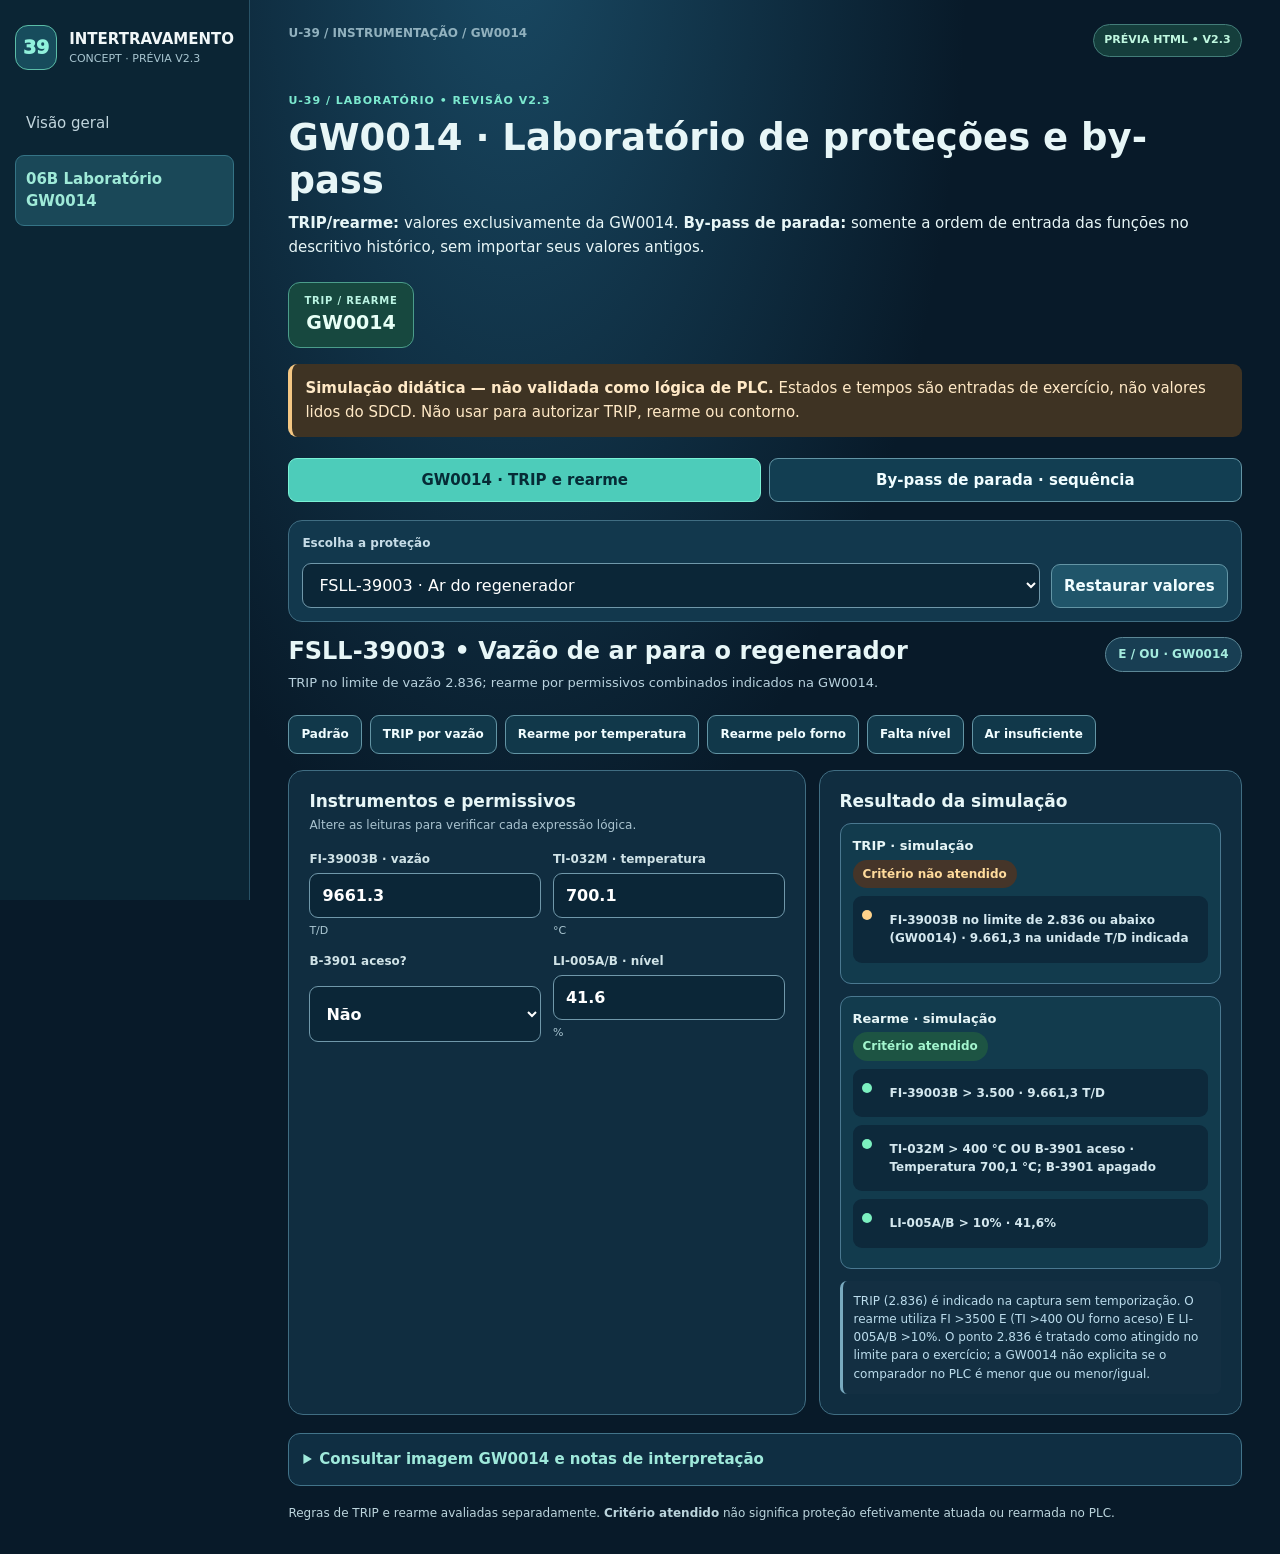
<file: Previa-Laboratorio-Bypass-GW0014-V2.3-Sequencia.html>
<!doctype html>
<html lang="pt-BR"><head><meta charset="utf-8"><meta name="viewport" content="width=device-width,initial-scale=1,viewport-fit=cover"><title>Prévia HTML • GW0014 V2.3 + sequência de parada • U-39</title><style>
:root{--bg:#071824;--text:#f1f7f8}*{box-sizing:border-box}body{margin:0;color:var(--text);font:15px/1.5 system-ui,Segoe UI,Arial,sans-serif;background:radial-gradient(ellipse at 40% -80px,#194963 0,transparent 42%),#081a29}
button,select,input{font:inherit}button{cursor:pointer}.app{display:grid;grid-template-columns:250px minmax(0,1fr);min-height:100vh}.sidebar{padding:25px 15px;background:#0b2534;border-right:1px solid #285266;position:sticky;top:0;height:100vh}.brand{display:flex;gap:12px;align-items:center;margin-bottom:29px}.brandmark{display:grid;place-items:center;width:45px;height:45px;background:#174c5c;color:#90f1db;border:1px solid #5bbda7;border-radius:13px;font-weight:950;font-size:19px}.brand strong{display:block}.brand small{display:block;color:#a8c5d0;font-size:11px}.nav{display:grid;gap:7px}.nav button{padding:12px 10px;text-align:left;color:#c1d5dd;background:transparent;border:1px solid transparent;border-radius:9px}.nav button.active{background:#1a4858;color:#9fead8;border-color:#357486;font-weight:750}.content{padding:24px clamp(15px,3vw,42px);max-width:1560px;margin:auto;width:100%;min-width:0}.topline{display:flex;justify-content:space-between;gap:12px;margin-bottom:28px;color:#91b1be;font-size:12px;font-weight:750}.preview{border:1px solid #437d79;background:#153e3c;color:#bff7df;padding:7px 10px;border-radius:50px;font-size:11px}.screen{display:none}.screen.active{display:block}h1,h2,h3{line-height:1.2}p{color:inherit}img{max-width:100%}
@media(max-width:760px){.app{grid-template-columns:1fr}.sidebar{height:auto;position:relative;display:flex;align-items:center;justify-content:space-between;gap:8px;padding:11px 14px}.brand{margin:0}.brand small{display:none}.nav{display:flex;gap:6px}.nav button{padding:9px;font-size:12px}.content{padding:18px 13px 42px}.topline{margin-bottom:18px}}
@media(max-width:450px){.topline{font-size:10px}.brand strong{font-size:12px}.brandmark{width:34px;height:34px;font-size:15px}.nav button{font-size:10px;padding:8px}}
</style></head><body><div class="app"><aside class="sidebar"><div class="brand"><span class="brandmark">39</span><div><strong>INTERTRAVAMENTO</strong><small>CONCEPT · PRÉVIA V2.3</small></div></div><nav class="nav" id="nav"><button type="button" data-page="inicio">Visão geral</button></nav></aside><main class="content"><div class="topline"><span>U-39 / INSTRUMENTAÇÃO / GW0014</span><span class="preview">PRÉVIA HTML • V2.3</span></div><section id="page-inicio" class="screen"><h1>Laboratório de proteções U-39</h1><p>Selecione o módulo GW0014 na navegação.</p></section></main></div><script>
document.addEventListener('click',e=>{const b=e.target.closest('[data-page]');if(!b)return;const p=b.dataset.page;document.querySelectorAll('.screen').forEach(x=>x.classList.toggle('active',x.id==='page-'+p));document.querySelectorAll('#nav [data-page]').forEach(x=>x.classList.toggle('active',x===b));window.scrollTo({top:0,behavior:'instant'});});
</script><script>
/* U-39 — Laboratório GW0014 V2.3 | TRIP/rearme: GW0014; histórico SOMENTE ordem de parada.
   A votação 2oo3 é premissa de treinamento informada pelo operador;
   não é comprovada apenas pela imagem. Software exclusivamente didático.
   Não conecta com SDCD/PLC e não constitui permissivo operacional. */
(() => {
  'use strict';
  function iniciar() {
    const ehRampas = !!document.getElementById('mainNav');
    const menu = document.getElementById(ehRampas ? 'mainNav' : 'nav');
    const app = ehRampas ? document.querySelector('.app-shell') : document.querySelector('main.content');
    if (!menu || !app || document.getElementById('gw23-app')) return;

    // Substituir apenas a visualização antiga do laboratório; demais módulos são preservados.
    const oldId = ehRampas ? 'bypass' : 'page-bypass-lab';
    document.getElementById(oldId)?.remove();
    menu.querySelectorAll(ehRampas ? '[data-target="bypass"]' : '[data-page="bypass-lab"]')
      .forEach(n => n.remove());
    const page = document.createElement('section');
    page.id = oldId;
    page.className = ehRampas ? 'view' : 'screen';
    page.setAttribute('aria-label','Laboratório de proteções GW0014');
    page.innerHTML = `
      <div id="gw23-app" class="gw22">
        <div class="gw22-heading">
          <div><p class="gw22-eyebrow">U-39 / LABORATÓRIO • REVISÃO V2.3</p>
          <h1>GW0014 · Laboratório de proteções e by-pass</h1>
          <p><strong>TRIP/rearme:</strong> valores exclusivamente da GW0014. <strong>By-pass de parada:</strong> somente a ordem de entrada das funções no descritivo histórico, sem importar seus valores antigos.</p></div>
          <div class="gw22-source"><span>TRIP / REARME</span><strong>GW0014</strong></div>
        </div>
        <p class="gw22-warning"><strong>Simulação didática — não validada como lógica de PLC.</strong>
        Estados e tempos são entradas de exercício, não valores lidos do SDCD. Não usar para autorizar TRIP, rearme ou contorno.</p>
        <nav class="gw23-tabs" aria-label="Áreas do laboratório" role="tablist">
          <button id="gw23-tab-prot" type="button" role="tab" aria-selected="true" aria-controls="gw23-protection" class="active">GW0014 · TRIP e rearme</button>
          <button id="gw23-tab-stop" type="button" role="tab" aria-selected="false" aria-controls="gw23-stop">By-pass de parada · sequência</button>
        </nav>
        <section id="gw23-protection" aria-labelledby="gw23-tab-prot">
        <div class="gw22-toolbar">
          <label for="gw22-system">Escolha a proteção</label>
          <select id="gw22-system" aria-label="Selecionar proteção do laboratório">
            <option value="air">FSLL-39003 · Ar do regenerador</option>
            <option value="dpSpent">PDSLL-39018 · Catalisador gasto</option>
            <option value="dpRegen">PDSLL-39022 · Catalisador regenerado</option>
            <option value="trx">TSL-39010 · Temperatura de reação</option>
            <option value="circulation">LSLL-39007D · Trip de circulação</option>
            <option value="upper">FSLL-39006 · Ramal superior</option>
            <option value="lower">FSLL-39005 · Ramal inferior</option>
            <option value="steam">FSLL-39044 · Vapor de dispersão</option>
            <option value="level">LSLL-39005 · Nível regenerador (desabilitada)</option>
          </select>
          <button id="gw22-defaults" class="gw22-ghost" type="button">Restaurar valores</button>
        </div>
        <div class="gw22-headrow">
          <div><h2 id="gw22-name"></h2><p id="gw22-desc"></p></div>
          <span id="gw22-rule" class="gw22-rule"></span>
        </div>
        <div class="gw22-templates" id="gw22-presets" aria-label="Cenários prontos"></div>
        <div class="gw22-columns">
          <section class="gw22-panel" aria-labelledby="gw22-fieldtitle">
            <h3 id="gw22-fieldtitle">Instrumentos e permissivos</h3>
            <p class="gw22-subtle">Altere as leituras para verificar cada expressão lógica.</p>
            <div class="gw22-inputs" id="gw22-fields"></div>
          </section>
          <section class="gw22-panel" aria-labelledby="gw22-resulttitle">
            <h3 id="gw22-resulttitle">Resultado da simulação</h3>
            <div id="gw22-status" role="status" aria-live="polite"></div>
            <div id="gw22-breakdown" aria-label="Detalhamento dos critérios"></div>
          </section>
        </div>
        <details class="gw22-doc"><summary>Consultar imagem GW0014 e notas de interpretação</summary>
          <p>A imagem identifica os limites e permissivos. A votação <strong>2oo3</strong> utiliza a premissa informada
          pelo operador para as três medições, pois a expressão 2oo3 não está escrita diretamente nesta captura.</p>
          <img id="gw22-image" loading="lazy" src="[data-uri]" alt="Tela GW0014_M da U-39, referência deste laboratório">
        </details>
        <p class="gw22-footer">Regras de TRIP e rearme avaliadas separadamente. <strong>Critério atendido</strong> não significa proteção efetivamente atuada ou rearmada no PLC.</p>
        </section>
        <section id="gw23-stop" aria-labelledby="gw23-tab-stop" hidden>
          <div class="gw23-stoptitle">
            <div><p class="gw22-eyebrow">EXERCÍCIO SEQUENCIAL DE PARADA</p><h2>By-pass de parada · evolução dos contornos</h2>
            <p>Ordem de entrada extraída exclusivamente do histórico. Os limites e tempos de TRIP/rearme continuam <strong>exclusivamente na GW0014</strong>.</p></div>
            <span class="gw23-sourcechip">ORDEM: HISTÓRICO<br>TRIP/REARME: GW0014</span>
          </div>
          <div class="gw22-warning"><strong>Importante:</strong> a GW0014 não detalha os gatilhos de todas as transições automáticas. O avanço abaixo é <strong>manual, exclusivo do exercício</strong>, e não simula autorização operacional ou atuação de um PLC.</div>
          <div class="gw23-statrow">
            <div class="gw23-stat"><small>PROCESSO DE PARADA</small><strong id="gw23-stop-state">Aguardando comando didático</strong></div>
            <div class="gw23-stat"><small>PROGRESSO DO CENÁRIO</small><strong id="gw23-stop-count">0 de 5 etapas</strong></div>
          </div>
          <div class="gw23-progress"><div id="gw23-progressfill" class="gw23-progressfill"></div></div>
          <div class="gw23-steps" id="gw23-steps" aria-label="Etapas simuladas"></div>
          <div class="gw23-control">
            <div id="gw23-startarea">
              <h3>Início — HSBP39STOP</h3>
              <label class="gw23-formlabel" for="gw23-start-bypass">Existe by-pass de partida ativo no cenário?</label>
              <select id="gw23-start-bypass"><option value="no">Não</option><option value="yes">Sim</option></select>
              <p class="gw22-subtle">O histórico prevê verificar a existência de by-pass de partida antes de aceitar o comando de parada.</p>
              <button id="gw23-start" type="button" class="gw23-primary">Acionar HSBP39STOP (simulação)</button>
            </div>
            <div id="gw23-steparea" hidden>
              <h3 id="gw23-current-title">Próximo agrupamento</h3>
              <p id="gw23-current-desc" class="gw22-subtle"></p>
              <label class="gw23-formlabel" for="gw23-next-choice">Qual conjunto entra em by-pass nesta etapa?</label>
              <select id="gw23-next-choice"><option value="">Selecione o agrupamento</option>
                <option value="upper">FSLL-39006 · Ramal superior</option>
                <option value="temp">TSL-39010 · Temperatura / LSLL-39005 · Nível*</option>
                <option value="dps">PDSLL-39018 / PDSLL-39022 / FSLL-39003</option>
                <option value="blower">J-3901 · Soprador de ar</option></select>
              <label class="gw23-confirm"><input id="gw23-confirm" type="checkbox"><span>Confirmei a <strong>transição fictícia</strong> do cenário. Não é uma confirmação do SDCD.</span></label>
              <button id="gw23-next" type="button" class="gw23-primary">Avaliar próxima etapa</button>
            </div>
            <div id="gw23-done" hidden><h3>Sequência didática concluída</h3><p>Todos os agrupamentos foram apresentados na ordem histórica. Nenhum valor antigo de TRIP ou rearme foi aplicado.</p></div>
            <button id="gw23-reset" type="button" class="gw23-secondary">Reiniciar simulação</button>
            <p id="gw23-feedback" class="gw23-feedback" role="status" aria-live="polite"></p>
          </div>
          <h3 class="gw23-section-heading">Estado didático dos contornos</h3>
          <div class="gw23-groups" id="gw23-groups"></div>
          <p class="gw23-footnote">* A GW0014 apresenta a LSLL-39005 com <strong>TRIP DESABILITADO</strong>. Sua posição na ordem histórica é apenas informativa; o laboratório não a exibe como contorno habilitado. A proteção de circulação LSLL-39007D não aparece como etapa independente na ordem de parada consultada.</p>
          <details class="gw23-log"><summary>Histórico de eventos do exercício</summary><ol id="gw23-loglist"></ol></details>
          <details class="gw23-log"><summary>Fontes e separação dos critérios</summary><p><strong>GW0014:</strong> limites, tempos e condições de TRIP/rearme. <strong>Documento histórico, seção 4.2:</strong> somente ordem dos agrupamentos de by-pass de parada, sem seus limites ou temporizações. A correspondência de nomes utiliza a GW0014, inclusive FSLL-39044 para vapor de dispersão.</p></details>
        </section>
      </div>`;
    app.appendChild(page);
    const entry = document.createElement('button');
    entry.type='button';
    if(ehRampas){entry.className='nav-link';entry.dataset.target='bypass';entry.textContent='Laboratório GW0014';menu.appendChild(entry)}
    else{entry.dataset.page='bypass-lab';entry.innerHTML='<span class="num">06B</span> Laboratório GW0014';menu.appendChild(entry)}

    const css = document.createElement('style');
    css.textContent = `
      #gw23-app{--gw22-fg:#e7f6f7;--gw22-muted:#afcad6;--gw22-line:#406d82;--gw22-accent:#6de4cd;color:var(--gw22-fg);min-width:0;line-height:1.52}
      #gw23-app *{box-sizing:border-box}#gw23-app .gw22-heading{display:flex;align-items:flex-start;justify-content:space-between;gap:15px;flex-wrap:wrap}
      #gw23-app h1{font-size:clamp(25px,3vw,37px);margin:3px 0 10px;line-height:1.17}#gw23-app h2{font-size:clamp(19px,2vw,24px);margin:0 0 5px}#gw23-app h3{font-size:17px;margin:0 0 5px}
      #gw23-app p{margin:7px 0;line-height:1.58}#gw23-app .gw22-eyebrow{color:#7ce9cf;font-weight:850;letter-spacing:.09em;font-size:11px}
      #gw23-app .gw22-source{background:#17483f;border:1px solid #4b9d8b;padding:10px 15px;border-radius:12px;text-align:center}
      #gw23-app .gw22-source span{display:block;font-size:10px;font-weight:800;letter-spacing:.08em;color:#bcf5e4}#gw23-app .gw22-source strong{font-size:19px;color:#e7fff6}
      #gw23-app .gw22-warning{color:#ffe9c6;background:#3e3323;border-left:4px solid #f4c783;border-radius:9px;padding:13px;margin:16px 0 21px}
      #gw23-app .gw22-toolbar{display:flex;align-items:end;flex-wrap:wrap;gap:11px;background:#12384d;border:1px solid var(--gw22-line);border-radius:14px;padding:13px;margin:15px 0}
      #gw23-app .gw22-toolbar label{width:100%;font-size:12px;font-weight:750;color:#c6dce7}
      #gw23-app select,#gw23-app input{font:inherit;border:1px solid #7098aa;background:#0b2637;color:#fff;min-height:45px;border-radius:9px;padding:9px 12px;width:100%;font-size:16px;min-width:0}
      #gw23-app #gw22-system{flex:1 1 310px;width:auto}#gw23-app button{border:1px solid #6395a5;background:#20556a;color:#f0fdff;min-height:44px;border-radius:9px;padding:9px 12px;font:inherit;cursor:pointer;font-weight:750}
      #gw23-app button:hover{filter:brightness(1.15)}#gw23-app button:focus-visible,#gw23-app select:focus-visible,#gw23-app input:focus-visible,#gw23-app summary:focus-visible{outline:3px solid #fcd397;outline-offset:2px}
      #gw23-app .gw22-headrow{display:flex;align-items:start;justify-content:space-between;gap:12px;margin:14px 0;flex-wrap:wrap}#gw23-app .gw22-headrow p{color:#b9d2de;font-size:13px;max-width:790px}
      #gw23-app .gw22-rule{background:#183e53;border:1px solid #5c8796;border-radius:999px;padding:7px 12px;font-size:12px;font-weight:800;white-space:nowrap;color:#a5ecdf}
      #gw23-app .gw22-templates{display:flex;flex-wrap:wrap;gap:8px;margin:12px 0 16px}#gw23-app .gw22-templates button{background:#11384a;font-size:12px;min-height:39px}
      #gw23-app .gw22-columns{display:grid;grid-template-columns:minmax(0,1.1fr) minmax(0,.9fr);gap:13px}
      #gw23-app .gw22-panel{padding:clamp(13px,2vw,20px);border-radius:15px;background:#102d40;border:1px solid var(--gw22-line);min-width:0}
      #gw23-app .gw22-subtle{color:#a9c3cf;font-size:12px;margin:0 0 15px}
      #gw23-app .gw22-inputs{display:grid;grid-template-columns:repeat(auto-fit,minmax(min(180px,100%),1fr));gap:12px}
      #gw23-app .gw22-field{display:grid;gap:5px;font-size:12px;color:#d0e3e7;font-weight:700;min-width:0}
      #gw23-app .gw22-field small{font-size:11px;color:#abc7d2;font-weight:500}#gw23-app .gw22-vote{grid-column:1/-1;padding:10px;background:#183e51;border:1px solid #416f82;border-radius:8px}
      #gw23-app .gw22-vote strong{color:#98f4da}#gw23-app .gw22-result{padding:12px;background:#123b4d;border:1px solid #4a7890;border-radius:11px;margin:12px 0}
      #gw23-app .gw22-result strong{display:block;font-size:13px;margin-bottom:4px}#gw23-app .gw22-result span{display:inline-block;padding:5px 10px;font-size:12px;font-weight:850;border-radius:999px}
      #gw23-app .gw22-result .ok{background:#1d5443;color:#a3f5ce}#gw23-app .gw22-result .no{background:#453529;color:#ffdb9c}#gw23-app .gw22-result .na{background:#313a52;color:#d3ddff}
      #gw23-app .gw22-break{display:flex;gap:8px;align-items:start;margin:8px 0;padding:10px 9px;background:#0d293b;border-radius:9px;font-size:12px;color:#d4e8ef}
      #gw23-app .gw22-dot{height:10px;width:10px;flex-shrink:0;border-radius:50%;margin-top:4px;background:#ffd38b}#gw23-app .gw22-dot.ok{background:#7cf0c0}
      #gw23-app .gw22-note{color:#bcdded;font-size:12px;padding:11px;border-left:3px solid #79aabf;background:#132f42;border-radius:7px;margin-top:12px}
      #gw23-app .gw22-doc{background:#0f2e42;border:1px solid #42748a;border-radius:12px;padding:14px;margin:18px 0}
      #gw23-app .gw22-doc summary{cursor:pointer;color:#9fe9db;font-weight:750}#gw23-app .gw22-doc p{font-size:12px;color:#c5dfeb}#gw23-app .gw22-doc img{width:100%;height:auto;display:block;margin:12px auto 0;border-radius:6px;max-width:1040px}
      #gw23-app .gw22-footer{font-size:12px;color:#bbd4dc;margin-top:15px}
      @media(max-width:780px){#gw23-app .gw22-columns{grid-template-columns:1fr}}
      @media(max-width:450px){#gw23-app .gw22-inputs{grid-template-columns:1fr}#gw23-app .gw22-toolbar{align-items:stretch}#gw23-app #gw22-system{width:100%}#gw23-app .gw22-templates{display:grid;grid-template-columns:repeat(2,minmax(0,1fr))}#gw23-app .gw22-templates button{min-width:0}#gw23-app .gw22-source{margin-top:0}}
    `;

css.textContent += `
  #gw23-app .gw23-tabs{display:flex;flex-wrap:wrap;gap:8px;margin:14px 0 18px}#gw23-app .gw23-tabs button{flex:1 1 240px;background:#123e52}#gw23-app .gw23-tabs button.active{background:#4dccba;color:#062b36;border-color:#7af2d6}#gw23-app [hidden]{display:none!important}
  #gw23-app .gw23-stoptitle{display:flex;justify-content:space-between;gap:14px;flex-wrap:wrap;margin:18px 0}#gw23-app .gw23-stoptitle p{color:#c7dbe4;font-size:13px}#gw23-app .gw23-sourcechip{font-size:11px;color:#b9f8e7;background:#183f43;border:1px solid #3a9b8b;border-radius:12px;padding:12px 14px;text-align:center;line-height:1.6;font-weight:750;height:max-content}
  #gw23-app .gw23-statrow{display:grid;grid-template-columns:repeat(2,minmax(0,1fr));gap:12px}#gw23-app .gw23-stat{border:1px solid #517c8f;border-radius:11px;background:#173b4d;padding:14px;min-width:0}#gw23-app .gw23-stat small{display:block;color:#b7d2d8;font-weight:750;font-size:11px;letter-spacing:.06em}#gw23-app .gw23-stat strong{display:block;font-size:clamp(15px,2vw,19px);margin-top:6px}
  #gw23-app .gw23-progress{height:9px;border-radius:999px;background:#123245;overflow:hidden;margin:13px 0 17px}#gw23-app .gw23-progressfill{height:100%;background:#52ceb8;width:0%;transition:width .3s ease}
  #gw23-app .gw23-steps{display:grid;grid-template-columns:repeat(5,minmax(0,1fr));gap:8px;margin:14px 0}#gw23-app .gw23-step{min-width:0;background:#15374a;border:1px solid #47798b;border-radius:10px;padding:11px 9px;font-size:12px;line-height:1.5}#gw23-app .gw23-step b{display:block;color:#d8f1eb}.gw23-step small{display:block;color:#b4cad4}#gw23-app .gw23-step.completed{background:#1c544b;border-color:#4fbc9a}#gw23-app .gw23-step.upcoming{opacity:.56}#gw23-app .gw23-step.current{border:2px solid #79e9d2}
  #gw23-app .gw23-control{background:#102e40;border:1px solid #527d91;padding:18px;border-radius:14px;margin:15px 0}#gw23-app .gw23-control h3{margin:0 0 12px}#gw23-app .gw23-control>button{margin-top:11px}#gw23-app .gw23-formlabel{display:block;color:#d5e7ef;font-size:13px;font-weight:750;margin:11px 0 7px}#gw23-app .gw23-confirm{display:flex;align-items:flex-start;gap:10px;font-size:13px;line-height:1.5;margin:15px 0;color:#d4e9ec}#gw23-app .gw23-confirm input{width:21px;height:21px;min-height:21px;flex:none;margin-top:1px;accent-color:#71dcca}#gw23-app .gw23-primary{background:#49c8b6;color:#092d38;border-color:#89f0d9}#gw23-app .gw23-secondary{background:#173b50}#gw23-app .gw23-feedback{color:#ffdda3;font-weight:750;min-height:25px}
  #gw23-app .gw23-section-heading{margin:24px 0 13px}#gw23-app .gw23-groups{display:grid;grid-template-columns:repeat(auto-fit,minmax(min(245px,100%),1fr));gap:11px;margin-bottom:16px}#gw23-app .gw23-group{background:#123246;border:1px solid #497287;border-radius:13px;padding:13px;min-width:0}#gw23-app .gw23-group.is-active{border-color:#57c7a3;background:#163e42}#gw23-app .gw23-group h4{margin:0 0 7px;font-size:14px}#gw23-app .gw23-pill{display:inline-block;border-radius:999px;font-size:11px;font-weight:800;padding:4px 9px;background:#303c49;color:#dce7ef}#gw23-app .gw23-pill.active{background:#22624c;color:#aff4d2}#gw23-app .gw23-pill.disabled{background:#5a4229;color:#ffe0a9}#gw23-app .gw23-tags{display:flex;flex-wrap:wrap;gap:6px;margin:10px 0}#gw23-app .gw23-tags span{padding:5px 7px;background:#0d2939;border-radius:6px;color:#d6e9ef;font-size:12px}#gw23-app .gw23-group p{color:#bcd3de;font-size:12px}#gw23-app .gw23-group button{min-height:36px;padding:7px 10px;font-size:12px}#gw23-app .gw23-footnote{border-left:3px solid #e1b06d;padding:9px 12px;font-size:12px;background:#302e29;color:#f2dec5}#gw23-app .gw23-log{background:#102e40;border:1px solid #416f85;padding:13px;border-radius:11px;margin:12px 0}#gw23-app .gw23-log summary{cursor:pointer;color:#95ecd6;font-weight:750}#gw23-app .gw23-log li{font-size:12px;padding:5px 0}#gw23-app .gw23-log p{font-size:12px;color:#cfdee5}
  @media(max-width:680px){#gw23-app .gw23-steps{grid-template-columns:repeat(2,minmax(0,1fr))}#gw23-app .gw23-statrow{grid-template-columns:1fr}#gw23-app .gw23-control{padding:12px}#gw23-app .gw23-stoptitle{display:block}#gw23-app .gw23-sourcechip{display:inline-block;margin-top:10px}}
`;

    document.head.appendChild(css);

    const $=id=>document.getElementById(id);
    const YN=[['no','Não'],['yes','Sim']];
    const F=(id,label,val,unit='',options=null)=>({id,label,val,unit,options});
    const defaults={
      air:{flow:9661.3,temp:700.1,furnace:'no',level:41.6},
      dpSpent:{a:542.9,b:565.7,c:536.4,seconds:0,xv7:'yes',xv8:'no'},
      dpRegen:{a:364.7,b:351.0,c:411.6,seconds:0,xv7:'yes',xv8:'no'},
      trx:{a:536.3,b:539.1,c:536.7,xv7:'yes',xv8:'no'},
      circulation:{lev:78.9,a:542.9,b:565.7,c:536.4},
      upper:{flow:3465.3,secondsTrip:0,secondsReset:31},
      lower:{flow:3446.8,secondsTrip:0,secondsReset:31},
      steam:{flow:310.2,secondsTrip:0,secondsReset:301},
      level:{a:41.6,b:44.1,minutes:0}
    };
    const configurations={
      air:{title:'FSLL-39003 • Vazão de ar para o regenerador',desc:'TRIP no limite de vazão 2.836; rearme por permissivos combinados indicados na GW0014.',rule:'E / OU · GW0014',
        fields:[F('flow','FI-39003B · vazão',9661.3,'T/D'),F('temp','TI-032M · temperatura',700.1,'°C'),F('furnace','B-3901 aceso?',null,'',YN),F('level','LI-005A/B · nível',41.6,'%')],
        scenarios:[['Padrão',{}],['TRIP por vazão',{flow:2800}],['Rearme por temperatura',{flow:3800,temp:430,furnace:'no',level:20}],['Rearme pelo forno',{flow:3800,temp:350,furnace:'yes',level:20}],['Falta nível',{flow:3800,temp:430,furnace:'no',level:8}],['Ar insuficiente',{flow:3400,temp:430,furnace:'yes',level:20}]]},
      dpSpent:{title:'PDSLL-39018 • ΔP catalisador gasto L-3901',desc:'TRIP por 2 de 3 medições abaixo de 20 g durante mais de 5 s; na GW0014 o rearme é indicado por uma das XV aberta.',rule:'2oo3 · TRIP',
        fields:[F('a','PDI-018A',542.9,'g'),F('b','PDI-018B',565.7,'g'),F('c','PDI-018C',536.4,'g'),F('seconds','Tempo de baixa (s)',0,'s'),F('xv7','XV-39007 aberta?',null,'',YN),F('xv8','XV-39008 aberta?',null,'',YN)],
        scenarios:[['Padrão',{}],['Apenas 1 abaixo',{a:15,b:100,c:100,seconds:6}],['2oo3 em TRIP',{a:15,b:15,c:100,seconds:6}],['Tempo insuficiente',{a:15,b:15,c:100,seconds:4}],['Rearme por XV-39008',{a:100,b:100,c:100,seconds:0,xv7:'no',xv8:'yes'}]]},
      dpRegen:{title:'PDSLL-39022 • ΔP catalisador regenerado L-3902',desc:'TRIP por 2 de 3 medições abaixo de 20 g durante mais de 5 s; na GW0014 o rearme é indicado por uma das XV aberta.',rule:'2oo3 · TRIP',
        fields:[F('a','PDI-022A',364.7,'g'),F('b','PDI-022B',351,'g'),F('c','PDI-022C',411.6,'g'),F('seconds','Tempo de baixa (s)',0,'s'),F('xv7','XV-39007 aberta?',null,'',YN),F('xv8','XV-39008 aberta?',null,'',YN)],
        scenarios:[['Padrão',{}],['Apenas 1 abaixo',{a:15,b:100,c:100,seconds:6}],['2oo3 em TRIP',{a:15,b:15,c:100,seconds:6}],['Tempo insuficiente',{a:15,b:15,c:100,seconds:4}],['Rearme por XV-39008',{a:100,b:100,c:100,seconds:0,xv7:'no',xv8:'yes'}]]},
      trx:{title:'TSL-39010 • Temperatura de reação',desc:'TRIP com a condição 2oo3 abaixo de 500 °C. O rearme da GW0014 é apresentado pelas XV-39007 ou XV-39008 aberta.',rule:'2oo3 · TRIP',
        fields:[F('a','TIC-39001',536.3,'°C'),F('b','TI-39525',539.1,'°C'),F('c','TI-39526',536.7,'°C'),F('xv7','XV-39007 aberta?',null,'',YN),F('xv8','XV-39008 aberta?',null,'',YN)],
        scenarios:[['Padrão',{}],['1 canal abaixo',{a:490,b:535,c:530}],['2oo3 em TRIP',{a:490,b:480,c:535}],['3 canais abaixo',{a:490,b:480,c:470}],['Rearme por XV-39008',{a:530,b:535,c:540,xv7:'no',xv8:'yes'}]]},
      circulation:{title:'LSLL-39007D • Trip de circulação (D-3903 E L-3901)',desc:'TRIP: nível no D-3903 abaixo de 5% E diferencial da L-3901 abaixo de 20 g. Rearme: nível acima de 40% E diferencial acima de 20 g.',rule:'Lógica E + 2oo3',
        fields:[F('lev','Nível D-3903',78.9,'%'),F('a','PDI-018A',542.9,'g'),F('b','PDI-018B',565.7,'g'),F('c','PDI-018C',536.4,'g')],
        scenarios:[['Padrão',{}],['Somente nível baixo',{lev:4,a:100,b:100,c:100}],['Somente ΔP baixo',{lev:70,a:12,b:12,c:100}],['Lógica E em TRIP',{lev:4,a:12,b:12,c:100}],['Lógica E de rearme',{lev:60,a:50,b:50,c:12}],['Falha de ΔP no rearme',{lev:60,a:12,b:12,c:50}]]},
      upper:{title:'FSLL-39006 • Ramal superior de carga',desc:'TRIP por vazão abaixo de 1.259 m³/d por 120 s; rearme com vazão acima de 3.000 m³/d por mais de 30 s.',rule:'Vazão + tempo',
        fields:[F('flow','FI-39006B',3465.3,'m³/d'),F('secondsTrip','Tempo em baixa (s)',0,'s'),F('secondsReset','Tempo acima no rearme (s)',31,'s')],
        scenarios:[['Padrão',{}],['TRIP',{flow:1200,secondsTrip:121,secondsReset:0}],['No limite',{flow:1259,secondsTrip:121,secondsReset:0}],['Rearme',{flow:3450,secondsTrip:0,secondsReset:31}]]},
      lower:{title:'FSLL-39005 • Ramal inferior de carga',desc:'TRIP por vazão abaixo de 1.259 m³/d por 120 s; rearme com vazão acima de 3.000 m³/d por mais de 30 s.',rule:'Vazão + tempo',
        fields:[F('flow','FI-39005B',3446.8,'m³/d'),F('secondsTrip','Tempo em baixa (s)',0,'s'),F('secondsReset','Tempo acima no rearme (s)',31,'s')],
        scenarios:[['Padrão',{}],['TRIP',{flow:1200,secondsTrip:121,secondsReset:0}],['No limite',{flow:1259,secondsTrip:121,secondsReset:0}],['Rearme',{flow:3450,secondsTrip:0,secondsReset:31}]]},
      steam:{title:'FSLL-39044 • Vapor de dispersão',desc:'TRIP por vazão abaixo de 75 t/d por mais de 300 s; rearme com vazão acima de 75 t/d por mais de 300 s.',rule:'Vazão + tempo',
        fields:[F('flow','FI-39044B',310.2,'t/d'),F('secondsTrip','Tempo de baixa (s)',0,'s'),F('secondsReset','Tempo acima para rearme (s)',301,'s')],
        scenarios:[['Padrão',{}],['TRIP',{flow:60,secondsTrip:301,secondsReset:0}],['No limite',{flow:75,secondsTrip:301,secondsReset:301}],['Rearme',{flow:90,secondsTrip:0,secondsReset:301}]]},
      level:{title:'LSLL-39005 • Nível de catalisador no regenerador',desc:'GW0014 identifica TRIP DESABILITADO. Referência de nível abaixo de 48%; rearme acima de 50% e tempo superior a 30 minutos.',rule:'TRIP desabilitado',
        fields:[F('a','LI-39005A',41.6,'%'),F('b','LI-39005B',44.1,'%'),F('minutes','Tempo de rearme (min)',0,'min')],
        scenarios:[['Padrão',{}],['Nível abaixo de 48%',{a:42,b:44}],['Nível recuperado',{a:55,b:56,minutes:31}],['Tempo insuficiente',{a:55,b:56,minutes:20}]]}
    };
    const state=structuredClone(defaults);
    let active='air';
    const fmt=n=>Number(n).toLocaleString('pt-BR',{maximumFractionDigits:2});
    const valid=v=>typeof v==='number'&&Number.isFinite(v)&&v>=0;
    const cond=(label,yes,desc)=>({label,yes,desc});
    const vote=(v,limit,above=false)=>[v.a,v.b,v.c].filter(n=>above?n>limit:n<limit).length;
    function compute(key,v){
      const air=key==='air';
      if(air){
        const t=v.flow<=2836;
        const f=v.flow>3500, h=v.temp>400, forno=v.furnace==='yes', nivel=v.level>10;
        return {trip:t,rearm:f&&(h||forno)&&nivel,
          tripList:[cond('FI-39003B no limite de 2.836 ou abaixo (GW0014)',t,fmt(v.flow)+' na unidade T/D indicada')],
          rearmList:[cond('FI-39003B > 3.500',f,fmt(v.flow)+' T/D'),cond('TI-032M > 400 °C OU B-3901 aceso',h||forno,'Temperatura '+fmt(v.temp)+' °C; B-3901 '+(forno?'aceso':'apagado')),cond('LI-005A/B > 10%',nivel,fmt(v.level)+'%')],
          note:'TRIP (2.836) é indicado na captura sem temporização. O rearme utiliza FI >3500 E (TI >400 OU forno aceso) E LI-005A/B >10%. O ponto 2.836 é tratado como atingido no limite para o exercício; a GW0014 não explicita se o comparador no PLC é menor que ou menor/igual.'};
      }
      if(key==='dpSpent'||key==='dpRegen'){
        const low=vote(v,20), open=v.xv7==='yes'||v.xv8==='yes',duration=v.seconds>5;
        return {trip:low>=2&&duration,rearm:open,
          tripList:[cond('Votação 2oo3 de ΔP abaixo de 20 g',low>=2,low+'/3 canais abaixo de 20 g'),cond('Tempo superior a 5 s',duration,fmt(v.seconds)+' s')],
          rearmList:[cond('XV-39007 OU XV-39008 aberta',open,'XV-39007 '+(v.xv7==='yes'?'aberta':'fechada')+'; XV-39008 '+(v.xv8==='yes'?'aberta':'fechada'))],
          note:'A GW0014 mostra três leituras, TRIP (20 g e 5 seg) e rearme por XV-39007 ou XV-39008 aberta. Votação 2oo3 utilizada como premissa do exercício informada pelo operador. Recuperação de dois canais não foi adicionada como bloqueio do rearme.'};
      }
      if(key==='trx'){
        const low=vote(v,500), open=v.xv7==='yes'||v.xv8==='yes';
        return {trip:low>=2,rearm:open,
          tripList:[cond('Votação 2oo3 abaixo de 500 °C',low>=2,low+'/3 temperaturas abaixo de 500 °C')],
          rearmList:[cond('XV-39007 OU XV-39008 aberta',open,'XV-39007 '+(v.xv7==='yes'?'aberta':'fechada')+'; XV-39008 '+(v.xv8==='yes'?'aberta':'fechada'))],
          note:'A GW0014 mostra três temperaturas e rearme por posição aberta de XV-39007 OU XV-39008. A votação 2oo3 para TRIP é premissa didática informada pelo operador, não texto explícito da imagem.'};
      }
      if(key==='circulation'){
        const low=vote(v,20), high=vote(v,20,true), lowLevel=v.lev<5,highLevel=v.lev>40;
        return {trip:lowLevel&&low>=2,rearm:highLevel&&high>=2,
          tripList:[cond('Nível D-3903 < 5%',lowLevel,fmt(v.lev)+'%'),cond('ΔP L-3901 < 20 g em 2oo3',low>=2,low+'/3 canais abaixo de 20 g')],
          rearmList:[cond('Nível D-3903 > 40%',highLevel,fmt(v.lev)+'%'),cond('ΔP L-3901 > 20 g em 2oo3',high>=2,high+'/3 canais acima de 20 g')],
          note:'A GW0014 mostra NÍVEL <5% E DP <0,02 kg no TRIP de circulação, e NÍVEL >40% E DP >0,02 kg no rearme. Neste exercício, 0,02 kgf/cm² equivale a 20 gf/cm²; a votação 2oo3 dos PDI-018 é premissa informada pelo operador.'};
      }
      if(key==='upper'||key==='lower'){
        const trip=v.flow<1259&&v.secondsTrip>120, rearm=v.flow>3000&&v.secondsReset>30;
        return {trip,rearm,tripList:[cond('Vazão < 1.259 m³/d',v.flow<1259,fmt(v.flow)+' m³/d'),cond('Tempo > 120 s',v.secondsTrip>120,fmt(v.secondsTrip)+' s')],rearmList:[cond('Vazão > 3.000 m³/d',v.flow>3000,fmt(v.flow)+' m³/d'),cond('Tempo > 30 s',v.secondsReset>30,fmt(v.secondsReset)+' s')],note:'Os valores e tempos são representados na GW0014. O teste matemático não modela relógios internos do PLC.'};
      }
      if(key==='steam'){
        const trip=v.flow<75&&v.secondsTrip>300, rearm=v.flow>75&&v.secondsReset>300;
        return {trip,rearm,tripList:[cond('Vazão < 75 t/d',v.flow<75,fmt(v.flow)+' t/d'),cond('Tempo > 300 s',v.secondsTrip>300,fmt(v.secondsTrip)+' s')],rearmList:[cond('Vazão > 75 t/d',v.flow>75,fmt(v.flow)+' t/d'),cond('Tempo > 300 s',v.secondsReset>300,fmt(v.secondsReset)+' s')],note:'Os critérios de TRIP e rearme seguem somente os valores exibidos na GW0014.'};
      }
      if(key==='level'){
        const recovered=v.a>50&&v.b>50, minTime=v.minutes>30;
        return {trip:null,rearm:recovered&&minTime,
          tripList:[cond('Referência de nível < 48%',null,'LI-39005A '+fmt(v.a)+'% · LI-39005B '+fmt(v.b)+'%. TRIP DESABILITADO na tela; não simular atuação.')],
          rearmList:[cond('Níveis A/B acima de 50%',recovered,fmt(v.a)+'% / '+fmt(v.b)+'%'),cond('Tempo > 30 minutos',minTime,fmt(v.minutes)+' min')],
          note:'A GW0014 apresenta a indicação TRIP DESABILITADO e rearme por NÍVEL >50% E TEMPO >30 min. Para leitura didática foram apresentados os dois canais A/B; a associação efetiva deve ser validada.'};
      }
    }
    function make(tag,text,cls){const el=document.createElement(tag);if(text!==undefined)el.textContent=text;if(cls)el.className=cls;return el;}
    function fieldElement(f,val){
      const lab=make('label',undefined,'gw22-field');
      const title=make('span',f.label);lab.appendChild(title);
      const control=f.options?document.createElement('select'):document.createElement('input');
      if(f.options)f.options.forEach(([id,name])=>{const opt=make('option',name);opt.value=id;control.appendChild(opt)});
      else{control.type='number';control.step='any';control.min='0';control.inputMode='decimal';}
      control.id='gw22-'+f.id;control.value=String(val);control.dataset.key=f.id;control.setAttribute('aria-label',f.label);
      lab.appendChild(control);
      if(f.unit)lab.appendChild(make('small',f.unit));
      return lab;
    }
    function displayOne(list,title,val){
      const card=make('div',undefined,'gw22-result');
      card.appendChild(make('strong',title));
      card.appendChild(make('span',val===null?'TRIP desabilitado':val?'Critério atendido':'Critério não atendido',val===null?'na':val?'ok':'no'));
      list.forEach(c=>{
        const row=make('div',undefined,'gw22-break');
        row.appendChild(make('i',undefined,'gw22-dot '+(c.yes===true?'ok':'')));
        const text=make('span',c.label+' · '+c.desc);row.appendChild(text);card.appendChild(row);
      });return card;
    }
    function show(){
      const conf=configurations[active],values=state[active],output=$('gw22-status');
      if(conf.fields.some(f=>!f.options&&!valid(values[f.id]))){output.replaceChildren(make('p','Digite valores numéricos válidos, maiores ou iguais a zero.'));$('gw22-breakdown').replaceChildren();return;}
      if(['level','circulation'].includes(active)&&((values.lev!==undefined&&values.lev>100)||(values.a!==undefined&&active==='level'&&(values.a>100||values.b>100)))){
        output.replaceChildren(make('p','Níveis devem estar entre 0 e 100%.'));$('gw22-breakdown').replaceChildren();return;
      }
      const r=compute(active,values);
      output.replaceChildren(displayOne(r.tripList,'TRIP · simulação',r.trip),displayOne(r.rearmList,'Rearme · simulação',r.rearm));
      $('gw22-breakdown').replaceChildren(make('div',r.note,'gw22-note'));
    }
    function render(){
      const c=configurations[active];$('gw22-name').textContent=c.title;$('gw22-desc').textContent=c.desc;$('gw22-rule').textContent=c.rule;
      const fields=$('gw22-fields');fields.replaceChildren(...c.fields.map(f=>fieldElement(f,state[active][f.id])));
      const presets=$('gw22-presets');presets.replaceChildren(...c.scenarios.map(([label],idx)=>{const b=make('button',label);b.type='button';b.dataset.preset=String(idx);return b}));
      show();
    }
    $('gw22-system').addEventListener('change',e=>{active=e.target.value;render()});
    $('gw22-fields').addEventListener('input',e=>{
      const input=e.target.closest('[data-key]');if(!input)return;
      state[active][input.dataset.key]=input.tagName==='SELECT'?input.value:input.value.trim()===''?NaN:Number(input.value);show();
    });
    $('gw22-fields').addEventListener('change',e=>{
      const input=e.target.closest('[data-key]');if(!input)return;
      state[active][input.dataset.key]=input.tagName==='SELECT'?input.value:input.value.trim()===''?NaN:Number(input.value);show();
    });
    $('gw22-defaults').addEventListener('click',()=>{state[active]=structuredClone(defaults[active]);render()});
    $('gw22-presets').addEventListener('click',e=>{
      const b=e.target.closest('[data-preset]');if(!b)return;
      const values=configurations[active].scenarios[Number(b.dataset.preset)]?.[1];if(!values)return;
      state[active]=Object.assign(structuredClone(defaults[active]),values);render();
    });
    render();

// ORDEM histórica, sem incorporar qualquer setpoint/temporização do histórico.
// Fluxo didático e manual: não representa a lógica automática do PLC.
const stopGroups = [
  {title:'Entrada inicial após HSBP39STOP',tags:['FSLL-39005 · Ramal inferior','FSLL-39044 · Vapor dispersão'],refs:['lower','steam'],detail:'Primeiro agrupamento do exercício após a aceitação didática do comando de parada.'},
  {title:'Ramal superior',tags:['FSLL-39006 · Ramal superior'],refs:['upper'],detail:'Agrupamento seguinte na ordem histórica. Transição reconhecida manualmente no exercício.'},
  {title:'Temperatura e nível',tags:['TSL-39010 · Temperatura de reação','LSLL-39005 · Nível (TRIP DESABILITADO na GW0014)'],refs:['trx','level'],detail:'A LSLL-39005 é exibida apenas como referência histórica: a GW0014 marca o TRIP como desabilitado.'},
  {title:'Diferenciais e ar',tags:['PDSLL-39018 · L-3901','PDSLL-39022 · L-3902','FSLL-39003 · Ar regenerador'],refs:['dpSpent','dpRegen','air'],detail:'As condições quantitativas de TRIP/rearme permanecem exclusivamente na aba GW0014.'},
  {title:'Soprador de ar J-3901',tags:['J-3901 · Sinal de by-pass'],refs:[],detail:'Etapa final da ordem histórica. A GW0014 mostra o campo BY-PASS J-3901, sem detalhar nesta captura a lógica numérica desta etapa.'}
];
let stopStage=0;
let stopEvents=['Cenário preparado; nenhum contorno de parada simulado.'];
function msg(text){$('gw23-feedback').textContent=text}
function recordStop(text){stopEvents.push(new Date().toLocaleTimeString('pt-BR')+' · '+text);if(stopEvents.length>20)stopEvents=stopEvents.slice(-20)}
function groupState(index){return index<stopStage?'by-pass simulado':index===stopStage?'próxima etapa':'aguardando'}
function renderStop(){
  $('gw23-stop-state').textContent=stopStage===0?'Aguardando HSBP39STOP':stopStage===5?'Sequência apresentada':'By-pass de parada simulado';
  $('gw23-stop-count').textContent=stopStage+' de 5 etapas';
  $('gw23-progressfill').style.width=(stopStage*20)+'%';
  $('gw23-startarea').hidden=stopStage!==0;
  $('gw23-steparea').hidden=stopStage===0||stopStage>=5;
  $('gw23-done').hidden=stopStage!==5;
  $('gw23-next-choice').disabled=stopStage===0||stopStage===5;
  $('gw23-confirm').disabled=stopStage===0||stopStage===5;
  $('gw23-steps').replaceChildren(...stopGroups.map((group,i)=>{
    const item=make('div',undefined,'gw23-step '+(i<stopStage?'completed':i===stopStage?'current':'upcoming'));
    item.appendChild(make('b',(i+1)+'. '+group.title));item.appendChild(make('small',groupState(i)));
    return item;
  }));
  if(stopStage>0&&stopStage<5){
    $('gw23-current-title').textContent='Etapa '+(stopStage+1)+': '+stopGroups[stopStage].title;
    $('gw23-current-desc').textContent='Identifique o próximo agrupamento e assuma a transição somente neste exercício. Nenhum limite histórico é calculado.';
  }
  $('gw23-groups').replaceChildren(...stopGroups.map((group,i)=>{
    const isActivated=i<stopStage, card=make('article',undefined,'gw23-group'+(isActivated?' is-active':''));
    card.appendChild(make('h4',(i+1)+'. '+group.title));
    card.appendChild(make('span',groupState(i),'gw23-pill'+(isActivated?' active':'')));
    const tags=make('div',undefined,'gw23-tags');tags.replaceChildren(...group.tags.map(t=>make('span',t)));card.appendChild(tags);
    card.appendChild(make('p',group.detail));
    if(i===2){card.appendChild(make('span','LSLL-39005: TRIP DESABILITADO','gw23-pill disabled'));}
    const buttons=make('div');group.refs.forEach(ref=>{
      const b=make('button','Consultar '+configurations[ref].title.split(' • ')[0]+' na GW0014');b.type='button';
      b.addEventListener('click',()=>{active=ref;$('gw22-system').value=ref;render();switchTab('prot');});
      buttons.appendChild(b);
    });card.appendChild(buttons);return card;
  }));
  $('gw23-loglist').replaceChildren(...stopEvents.map(e=>make('li',e)));
}
function switchTab(which){
  const showProtection=which==='prot';
  $('gw23-protection').hidden=!showProtection;
  $('gw23-stop').hidden=showProtection;
  $('gw23-tab-prot').classList.toggle('active',showProtection);
  $('gw23-tab-stop').classList.toggle('active',!showProtection);
  $('gw23-tab-prot').setAttribute('aria-selected',String(showProtection));
  $('gw23-tab-stop').setAttribute('aria-selected',String(!showProtection));
}
$('gw23-tab-prot').addEventListener('click',()=>switchTab('prot'));
$('gw23-tab-stop').addEventListener('click',()=>switchTab('stop'));
$('gw23-start').addEventListener('click',()=>{
  if($('gw23-start-bypass').value==='yes'){
    msg('Comando não aceito neste exercício: há by-pass de partida ativo no cenário. Nenhum contorno foi marcado.');return;
  }
  stopStage=1;recordStop('HSBP39STOP acionada no cenário; FSLL-39005 e FSLL-39044 em by-pass SIMULADO.');
  msg('Comando aceito no cenário didático. Não equivale a indicação real na GW0014 ou no SDCD.');
  $('gw23-confirm').checked=false;$('gw23-next-choice').value='';renderStop();
});
const choices=['','upper','temp','dps','blower'];
$('gw23-next').addEventListener('click',()=>{
  const choice=$('gw23-next-choice').value;
  if(choice!==choices[stopStage]){
    msg(choice?'Agrupamento incorreto. Revise a ordem antes de avançar.':'Selecione qual agrupamento entra em by-pass nesta etapa.');return;
  }
  if(!$('gw23-confirm').checked){msg('Confirme a transição fictícia do cenário antes de avançar. Nenhum valor do histórico está sendo usado.');return;}
  const group=stopGroups[stopStage];stopStage++;
  recordStop('Contorno didático da etapa '+stopStage+': '+group.tags.join(' / ')+'.');
  $('gw23-confirm').checked=false;$('gw23-next-choice').value='';
  msg(stopStage===5?'Sequência histórica concluída no exercício; nenhum comando foi enviado.':'Agrupamento correto na ordem histórica; próximo passo liberado somente no exercício.');
  renderStop();
});
$('gw23-reset').addEventListener('click',()=>{
  stopStage=0;stopEvents=['Cenário reiniciado; todos os contornos simulados retirados.'];
  $('gw23-start-bypass').value='no';$('gw23-confirm').checked=false;$('gw23-next-choice').value='';msg('Sequência reiniciada.');renderStop();
});
renderStop();
  }
  if(document.readyState==='loading')document.addEventListener('DOMContentLoaded',iniciar,{once:true});else iniciar();
})();

</script><script>document.addEventListener('DOMContentLoaded',()=>document.querySelector('#nav [data-page="bypass-lab"]')?.click());</script></body></html>
</file>
<file: install-v041.css>
/* PWA e aviso de validação — V0.4.1; não altera telas de engenharia */
.u39-topbar-actions{display:flex;align-items:center;justify-content:flex-end;gap:9px;min-width:0;flex-wrap:wrap}
.u39-validation-button,.u39-install-button{display:inline-flex;align-items:center;justify-content:center;gap:7px;border-radius:11px;min-height:44px;padding:9px 13px;font:inherit;font-size:12px;font-weight:800;line-height:1.35;text-align:center;white-space:normal;max-width:100%;cursor:pointer;touch-action:manipulation;transition:border-color .15s,background .15s}
.u39-validation-button{background:#554020;border:1px solid #c09b55;color:#ffe4ab}
.u39-validation-button:hover,.u39-validation-button:focus-visible{background:#71572b;border-color:#f5c56e}
.u39-install-button{background:#16796d;border:1px solid #4bd8be;color:#eafffa}
.u39-install-button:hover,.u39-install-button:focus-visible{background:#218c7e}
.u39-install-button.is-installed{background:#17483e;border-color:#398b73}
.u39-validation-button:focus-visible,.u39-install-button:focus-visible,.u39-dialog-close:focus-visible{outline:3px solid #8cffe5;outline-offset:2px}
.u39-info-dialog{position:fixed;inset:auto;margin:auto;box-sizing:border-box;max-width:min(94vw,560px);width:560px;max-height:calc(100dvh - 28px);overflow-y:auto;overscroll-behavior:contain;border:1px solid #5a8796;border-radius:18px;background:#0d2b3c;color:#ecf7f8;padding:22px;box-shadow:0 20px 70px #00131b}
.u39-info-dialog::backdrop{background:rgba(0,7,15,.84);backdrop-filter:blur(3px)}
.u39-dialog-head{display:flex;align-items:flex-start;gap:10px;justify-content:space-between;margin-bottom:11px}
.u39-dialog-head h2{font-size:clamp(18px,4vw,24px);margin:0;line-height:1.25}
.u39-dialog-close{flex:0 0 39px;height:39px;border:1px solid #6b91a0;border-radius:10px;background:#17485e;color:#e7f5fa;cursor:pointer}
.u39-info-dialog p{font-size:14px;line-height:1.58;color:#c9e0e6;margin:10px 0}
.u39-info-dialog strong{color:#f7f3dd}
.u39-info-dialog ol{margin:8px 0 14px;padding-left:23px;font-size:14px;line-height:1.65;color:#dfedef}
.u39-info-dialog li{margin-bottom:7px}
.u39-install-note{border-top:1px solid #345d6c;padding-top:11px}
.u39-dialog-actions{display:flex;gap:9px;justify-content:flex-end;flex-wrap:wrap;margin-top:18px}
@media(max-width:780px){.content .topbar{display:flex;align-items:stretch;gap:9px;flex-wrap:wrap}.content .topbar>.row{min-width:0;flex:1 1 100%;justify-content:flex-start}.content .topbar .kicker{letter-spacing:.06em;font-size:10px;line-height:1.3;white-space:normal}.u39-topbar-actions{width:100%;justify-content:stretch;display:grid;grid-template-columns:minmax(0,1fr) minmax(115px,.72fr);gap:8px}.u39-validation-button,.u39-install-button{width:100%;min-width:0;padding:9px 8px}.u39-info-dialog{padding:17px;width:calc(100vw - 22px);max-width:calc(100vw - 22px)}}
@media(max-width:370px){.u39-topbar-actions{grid-template-columns:1fr 1fr}.u39-validation-button,.u39-install-button{font-size:11px;padding:8px 4px}}
</file>
<file: v04.css>
/* V0.4: recursos de investigação, mapa de vínculos e avaliação por competência. */
.v04-alert{border:1px solid #568078;background:linear-gradient(110deg,#123d42,#0b2e3e);padding:13px 16px;border-radius:12px;font-size:12px;line-height:1.7;color:#e5f3f0;margin:14px 0 20px}
.v04-case-grid{display:grid;grid-template-columns:repeat(3,minmax(0,1fr));gap:11px;margin-bottom:18px}
.v04-case{border:1px solid #395f70;background:#123343;color:#e1f4f4;text-align:left;border-radius:13px;min-height:116px;padding:17px;display:flex;flex-direction:column;gap:8px}
.v04-case:hover,.v04-case.selected{border-color:#5ee4ce;background:#154b4d}.v04-case strong{font-size:14px}.v04-case small{font-size:11px;color:#9ec6cf;line-height:1.5}
.v04-case span{color:#80ebd2;font-size:10px;font-weight:800;letter-spacing:.7px}
.v04-invest-work{padding:clamp(15px,2vw,26px);margin-bottom:20px}
.v04-invest-head{display:flex;gap:15px;align-items:flex-start;justify-content:space-between;flex-wrap:wrap}
.v04-invest-head h2{margin:4px 0 8px}.v04-invest-head p{margin:0;max-width:780px}.v04-mini-status{border:1px solid #37667a;border-radius:999px;padding:6px 12px;font-size:11px;color:#c6e3e5}
.v04-stagebar{display:grid;grid-template-columns:repeat(4,1fr);gap:8px;margin:17px 0}.v04-stagebar>div{border:1px solid #37556a;border-radius:9px;font-size:11px;padding:10px 8px;background:#0b2b3e;color:#9cbdc9;text-align:center}.v04-stagebar>div.now{background:#1b574f;border-color:#67cfb7;color:#eafff9}.v04-stagebar>div.done{border-color:#3c987c;color:#a9edd9}
.v04-processboard{display:grid;grid-template-columns:repeat(4,minmax(125px,1fr));gap:12px;align-items:stretch;position:relative;margin:17px 0;background:linear-gradient(145deg,#0c2739,#0c3444);border:1px solid #39566e;padding:19px;border-radius:14px;overflow-x:auto;min-width:0}
.v04-processnode{min-height:160px;position:relative;border:1px solid #496d7c;background:#123d4c;border-radius:14px;color:#f0ffff;padding:14px;display:flex;flex-direction:column;align-items:center;justify-content:center;gap:9px;text-align:center}
.v04-processnode .v04-icon{font-size:27px;line-height:1}.v04-processnode strong{font-size:13px}.v04-processnode small{font-size:10px;color:#acc8d5;max-width:170px}.v04-processnode:hover{border-color:#7debd4}.v04-processnode.hot{background:#4e3e2c;border-color:#efbf75}.v04-processnode.seen{outline:2px solid #5bddcb;outline-offset:2px}
.v04-processnode:after{content:'›';position:absolute;right:-13px;top:40%;font-size:23px;color:#58bfae;z-index:1}.v04-processnode:last-child:after{content:none}
.v04-evidence{display:grid;grid-template-columns:repeat(3,minmax(0,1fr));gap:9px;margin:14px 0}
.v04-evidence button,.v04-pickgrid button{border:1px solid #436e81;background:#102f40;color:#e4f5f5;border-radius:11px;text-align:left;min-height:58px;padding:12px;font-size:12px;line-height:1.45}
.v04-evidence button:focus-visible,.v04-pickgrid button:focus-visible,.v04-case:focus-visible,.v04-processnode:focus-visible{outline:3px solid #a6ffe0;outline-offset:2px}
.v04-evidence button.revealed,.v04-pickgrid button.selected{background:#174d4b;border-color:#61d3b9}
.v04-evidence button small{display:block;margin-top:6px;font-size:10px;color:#aed2db}
.v04-invest-body{padding:15px;background:#0b2839;border:1px solid #2f586b;border-radius:12px;line-height:1.65}
.v04-pickgrid{display:grid;grid-template-columns:repeat(2,minmax(0,1fr));gap:9px;margin-top:12px}.v04-pickgrid button:hover{border-color:#67d8c2}
.v04-feedback{padding:12px;margin-top:12px;border-radius:9px;background:#20463f;border:1px solid #568c77;color:#e4f8e9;font-size:12px;line-height:1.6}.v04-feedback.miss{background:#473626;border-color:#b78b4e;color:#faeccf}
.v04-actions{display:flex;flex-wrap:wrap;gap:9px;margin-top:16px;align-items:center}.v04-actions .btn{white-space:normal}
.v04-report{display:grid;grid-template-columns:repeat(2,minmax(0,1fr));gap:12px;margin:15px 0}.v04-report>div{border:1px solid #345c70;padding:15px;background:#0d3142;border-radius:10px;font-size:12px;line-height:1.7}
.v04-map-controls{display:flex;flex-wrap:wrap;gap:11px;align-items:center;margin:15px 0}.v04-map-controls label{color:#bde2e7;font-size:12px;font-weight:700}.v04-map-controls select{color:#f2ffff;background:#103647;border:1px solid #457488;border-radius:10px;padding:11px;flex:1;min-width:180px;max-width:500px}
.v04-mapboard{display:grid;grid-template-columns:minmax(160px,1fr) 38px minmax(250px,2fr) 38px minmax(170px,1.1fr);gap:7px;align-items:center;border:1px solid #3c6578;background:#092a3e;padding:17px;border-radius:15px;min-height:300px}
.v04-flow-node{background:#123e4e;border:1px solid #48798b;border-radius:12px;padding:16px;text-align:center;line-height:1.5;min-width:0}.v04-flow-node b{display:block;color:#e9fffb;font-size:13px}.v04-flow-node small{color:#b3cfda}.v04-map-arrow{color:#6bd9c5;font-size:27px;text-align:center}
.v04-flow-links{display:grid;grid-template-columns:repeat(2,minmax(0,1fr));gap:7px;max-height:400px;overflow:auto;align-content:start}.v04-flow-links button{font-size:10px;text-align:left;background:#13404f;color:#dbf5f2;border:1px solid #427e84;border-radius:8px;padding:9px 10px;line-height:1.5}.v04-flow-links button:hover{background:#1b5e58;border-color:#8ae0ce}.v04-mapdetail{padding:15px;margin-top:12px}.v04-mapdetail .v04-detailclose{float:right}
.v04-badge{display:inline-flex;align-items:center;white-space:normal;border:1px solid #568ca0;color:#defaff;background:#134354;padding:4px 8px;border-radius:6px;font-size:9px;letter-spacing:.3px;font-weight:800;line-height:1.3}.v04-badge.doc{border-color:#b99857;color:#f9e4b9;background:#4b3c27}.v04-badge.physics{border-color:#7d81af;color:#efeeff;background:#30354e}.v04-badge.pending{border-color:#b4876b;color:#ffe3d2;background:#49362b}.v04-badge.screen{border-color:#568ca0;color:#defaff;background:#134354}
.v04-key{display:flex;flex-wrap:wrap;gap:8px;margin:17px 0}.v04-trace-controls{display:flex;gap:12px;align-items:center;flex-wrap:wrap;margin:15px 0}.v04-trace-controls label{font-weight:700;font-size:12px}.v04-trace-controls input{background:#0f3747;color:#fff;border:1px solid #456e81;padding:12px;border-radius:10px;flex:1;min-width:200px}.v04-trace-list{display:grid;grid-template-columns:repeat(2,minmax(0,1fr));gap:10px}.v04-trace-row{border:1px solid #375b6d;border-radius:12px;background:#113344;padding:15px;line-height:1.6}.v04-trace-row h3{font-size:14px;margin:0 0 10px}.v04-trace-row p{font-size:12px;margin:9px 0}.v04-trace-row .v04-badges{display:flex;flex-wrap:wrap;gap:6px}.v04-trace-row small{color:#a8ccd5}
.v04-quizbar{padding:16px;margin:12px 0 16px;display:flex;gap:13px;align-items:center;justify-content:space-between;flex-wrap:wrap}.v04-mode-options{display:flex;gap:7px}.v04-quiz-top{font-size:12px;color:#bfd9e3;margin:4px 0 10px}.v04-competency{display:grid;grid-template-columns:repeat(2,minmax(0,1fr));gap:12px}.v04-competency>div{border:1px solid #365c6b;border-radius:10px;padding:12px;background:#0e3040}.v04-competency strong{font-size:12px}.v04-track{height:7px;overflow:hidden;border-radius:99px;background:#233c4e;margin-top:9px}.v04-track span{height:100%;display:block;background:#6dd2ba;min-width:0}.v04-result-answers{margin:15px 0;display:grid;gap:8px}.v04-review-row{border:1px solid #395e6d;border-radius:9px;padding:12px;font-size:12px;background:#0b3042}.v04-review-row p{margin:7px 0;line-height:1.55}.v04-review-row details summary{cursor:pointer;color:#a7eee2}.v04-review-row.correct{border-left:4px solid #57c79b}.v04-review-row.incorrect{border-left:4px solid #f3ad7d}
@media(max-width:1050px){.v04-case-grid{grid-template-columns:repeat(2,minmax(0,1fr))}.v04-mapboard{grid-template-columns:1fr;gap:12px}.v04-map-arrow{transform:rotate(90deg)}.v04-trace-list{grid-template-columns:1fr}}
@media(max-width:720px){.v04-case-grid{grid-template-columns:1fr}.v04-processboard{grid-template-columns:repeat(4,minmax(150px,1fr));scroll-snap-type:x mandatory;padding:12px;gap:14px}.v04-processnode{scroll-snap-align:start;min-height:180px}.v04-evidence{grid-template-columns:1fr}.v04-pickgrid{grid-template-columns:1fr}.v04-report,.v04-competency{grid-template-columns:1fr}.v04-flow-links{grid-template-columns:1fr 1fr}.v04-quizbar{align-items:stretch}.v04-mode-options{width:100%}.v04-mode-options button{flex:1}.v04-stagebar{grid-template-columns:repeat(2,1fr)}.v04-map-controls select{width:100%}}
@media(max-width:400px){.v04-flow-links{grid-template-columns:1fr}.v04-processboard{grid-template-columns:repeat(4, minmax(170px,1fr))}}
.v04-map-arrow{pointer-events:none}
.v04-mapboard>div{min-width:0}
.v04-flow-links button{min-width:0;overflow-wrap:anywhere}
.v04-feature-links{display:grid;grid-template-columns:repeat(3,minmax(0,1fr));gap:12px;margin:24px 0}
.v04-feature-links>.card{padding:19px;background:linear-gradient(135deg,#123848,#102c40);border:1px solid #39687a}
.v04-feature-links h3{font-size:16px;margin:10px 0}.v04-feature-links p{font-size:12px;line-height:1.6;color:#b6d1da;min-height:61px}
@media(max-width:860px){.v04-feature-links{grid-template-columns:1fr}.v04-feature-links p{min-height:0}}
.v04-physics{margin:23px 0;padding:clamp(17px,2vw,25px);border:1px solid #457786;background:linear-gradient(145deg,#0e3546,#0d293d)}
.v04-physics-list{display:grid;grid-template-columns:repeat(2,minmax(0,1fr));gap:10px;margin-top:16px}.v04-physics-list details{border:1px solid #396579;border-radius:11px;padding:12px;background:#113c4b;min-width:0}
.v04-physics-list summary{cursor:pointer;font-size:12px;color:#e5fbf6;display:flex;align-items:center;justify-content:space-between;gap:13px;list-style:none}.v04-physics-list summary::-webkit-details-marker{display:none}.v04-physics-list summary:after{content:'+';font-size:19px;color:#7ef0d6}.v04-physics-list details[open] summary:after{content:'−'}
.v04-physics-list summary small{font-size:10px;color:#99c2cb}.v04-physics-list details>div{border-top:1px solid #35667a;padding-top:12px;margin-top:12px;font-size:12px;line-height:1.65}.v04-physics-list details p{margin:8px 0}.v04-physics-list details small{font-size:10px;color:#b9d5da}
@media(max-width:700px){.v04-physics-list{grid-template-columns:1fr}}
</file>
<file: bypass-avancado-v1.css>
/* U-39 • Anexo integral: by-passes e 5 simulacoes CIC (camada isolada do Concept) */
#page-bypass-avancado{--ax-bg:#0e2b3b;--ax-bg2:#12394c;--ax-edge:#31586c;--ax-text:#e8f3f5;--ax-sub:#bed4df;--ax-accent:#50d6bd;--ax-warn:#f7cf87;--ax-red:#fb9b9e;color:var(--ax-text)}
#page-bypass-avancado .ax-lead{font-size:1.02rem;line-height:1.6;max-width:950px;color:var(--ax-sub)}
#page-bypass-avancado .ax-banner{padding:16px 19px;border-radius:13px;border:1px solid #be9653;background:#3d311e;color:#ffebc7;margin:15px 0 19px;line-height:1.6}
#page-bypass-avancado .ax-ctrl{display:flex;gap:8px;flex-wrap:wrap;margin:20px 0 18px}
#page-bypass-avancado .ax-tab{border:1px solid #477486;background:#103247;border-radius:11px;color:#e6f7f7;padding:11px 14px;text-align:left;max-width:100%;line-height:1.4;cursor:pointer;font-weight:700}
#page-bypass-avancado .ax-tab[aria-selected="true"]{background:#215952;border-color:#70d9c5;color:white}
#page-bypass-avancado .ax-tab:focus-visible,#page-bypass-avancado button:focus-visible,#page-bypass-avancado select:focus-visible{outline:3px solid #f5d586;outline-offset:3px}
#page-bypass-avancado .ax-panel[hidden]{display:none!important}
#page-bypass-avancado .ax-h{margin:26px 0 11px;font-size:clamp(1.22rem,2.4vw,1.65rem);line-height:1.35}
#page-bypass-avancado .ax-card{border:1px solid var(--ax-edge);background:linear-gradient(150deg,#103044,#0c2435);border-radius:16px;padding:clamp(16px,2.5vw,24px);margin:13px 0;box-shadow:0 9px 20px #0002;line-height:1.62;min-width:0;overflow-wrap:break-word}
#page-bypass-avancado .ax-card h3{font-size:1.18rem;margin:0 0 12px;color:#d8f8ef}
#page-bypass-avancado .ax-card h4{font-size:1.04rem;margin:15px 0 10px;color:#b4e9e2}
#page-bypass-avancado .ax-card p{margin:0 0 12px}
#page-bypass-avancado .ax-card p:last-child{margin-bottom:0}
#page-bypass-avancado .ax-cols{display:grid;grid-template-columns:repeat(2,minmax(0,1fr));gap:14px}
#page-bypass-avancado .ax-steps{counter-reset:steps;list-style:none;padding:0;margin:12px 0;display:grid;gap:9px}
#page-bypass-avancado .ax-steps li{counter-increment:steps;position:relative;padding:13px 15px 13px 52px;background:#133749;border:1px solid #2c596c;border-radius:12px;line-height:1.5}
#page-bypass-avancado .ax-steps li:before{content:counter(steps);position:absolute;left:13px;top:13px;background:#235b62;color:#d6fff1;border-radius:100%;width:25px;height:25px;display:grid;place-items:center;font-weight:800;font-size:12px}
#page-bypass-avancado .ax-note{border-left:4px solid #eabd71;background:#42371e66;border-radius:0 10px 10px 0;padding:12px 15px;color:#ffebc5;margin:12px 0;line-height:1.6}
#page-bypass-avancado .ax-sources{font-size:13px;color:#b6d0db;background:#071e2d;padding:11px 15px;border:1px solid #31576e;border-radius:10px;margin:16px 0}
#page-bypass-avancado .ax-tablewrap{overflow-x:auto;border:1px solid #356178;border-radius:12px;margin:12px 0 18px}
#page-bypass-avancado table{min-width:680px;width:100%;border-collapse:collapse;font-size:13px}
#page-bypass-avancado th,#page-bypass-avancado td{padding:12px 13px;border-bottom:1px solid #2d4f60;text-align:left;vertical-align:top}
#page-bypass-avancado th{background:#194057;color:#e2f7f5}
#page-bypass-avancado td{color:#d7e9ed}
#page-bypass-avancado .ax-bad{color:#ffb9ad;font-weight:700}
#page-bypass-avancado .ax-good{color:#92efd6;font-weight:700}
#page-bypass-avancado .ax-toolbar{display:flex;align-items:center;flex-wrap:wrap;gap:10px;margin:13px 0}
#page-bypass-avancado .ax-btn{background:#17546b;border:1px solid #54a5b2;border-radius:11px;padding:11px 14px;color:white;font-weight:750;cursor:pointer}
#page-bypass-avancado .ax-btn:hover:not(:disabled){background:#207583}
#page-bypass-avancado .ax-btn[disabled]{opacity:.45;cursor:not-allowed}
#page-bypass-avancado .ax-btn.ax-primary{background:#177768;border-color:#5ed9c4}
#page-bypass-avancado .ax-select{width:min(100%,580px);background:#0b2737;border:1px solid #5d8493;color:white;border-radius:11px;padding:12px;min-height:48px}
#page-bypass-avancado .ax-pill{display:inline-flex;align-items:center;gap:6px;border-radius:99px;background:#174c4b;border:1px solid #468e84;padding:5px 11px;font-size:12px;font-weight:750;color:#b8f2e0}
#page-bypass-avancado .ax-pill.ax-risk{background:#523225;border-color:#b88966;color:#ffe0bc}
#page-bypass-avancado .ax-meter{width:100%;height:10px;overflow:hidden;border-radius:100px;background:#092334;border:1px solid #356477;margin:12px 0}
#page-bypass-avancado .ax-meter>span{display:block;height:100%;background:#44cdb3;transition:width .25s ease}
#page-bypass-avancado .ax-options{display:grid;gap:10px;margin:15px 0}
#page-bypass-avancado .ax-opt{font:inherit;text-align:left;width:100%;border:1px solid #3d7c90;border-radius:12px;background:#14394c;color:#eef9fb;padding:14px 17px;line-height:1.5;cursor:pointer;min-height:60px;overflow-wrap:break-word}
#page-bypass-avancado .ax-opt:hover:not(:disabled){background:#1c5464;border-color:#70d8c5}
#page-bypass-avancado .ax-opt[disabled]{opacity:.87;cursor:default}
#page-bypass-avancado .ax-opt.ax-selected{outline:2px solid #f4d68c;outline-offset:0;background:#27535a}
#page-bypass-avancado .ax-feedback{margin-top:14px;padding:15px;border:1px solid #3d947f;border-radius:12px;background:#12423d;color:#e2fff8;line-height:1.6}
#page-bypass-avancado .ax-feedback.ax-alert{background:#412b28;border-color:#ac6d60;color:#ffece2}
#page-bypass-avancado .ax-next{display:flex;justify-content:space-between;align-items:center;flex-wrap:wrap;gap:10px;margin-top:16px}
#page-bypass-avancado .ax-state{display:flex;flex-wrap:wrap;gap:8px;padding:12px 0;border-block:1px solid #2f5566;margin:13px 0}
#page-bypass-avancado .ax-state span{border:1px solid #477083;border-radius:9px;padding:7px 10px;font-size:12px;background:#0c293a}
#page-bypass-avancado .ax-timeline{display:flex;gap:8px;flex-wrap:wrap;margin:12px 0}
#page-bypass-avancado .ax-timeline button{flex:1 1 170px;text-align:left;background:#11394c;border:1px solid #3d6677;border-radius:11px;padding:12px;color:#e8f5f6;cursor:pointer;min-height:72px}
#page-bypass-avancado .ax-timeline button[aria-pressed="true"]{background:#1c665b;border-color:#72d6c2}
#page-bypass-avancado .ax-timeline button span{display:block;font-size:11px;color:#a9d4d4}
#page-bypass-avancado details{border:1px solid #345d73;border-radius:12px;background:#103246;margin:10px 0}
#page-bypass-avancado summary{cursor:pointer;padding:14px 18px;font-weight:750;line-height:1.45}
#page-bypass-avancado details .ax-detail-inner{padding:0 18px 18px;line-height:1.6}
#page-bypass-avancado .ax-review{border-left:3px solid #61cbb5;background:#092b38;border-radius:0 9px 9px 0;padding:13px 16px;margin:10px 0}
#page-bypass-avancado .ax-review strong{color:#b7f4df}
#page-bypass-avancado .ax-review p{margin:7px 0}
#page-bypass-avancado .ax-code{white-space:pre-wrap;overflow-wrap:anywhere;background:#061927;border:1px solid #36586b;padding:16px;border-radius:12px;font-size:13px;color:#d1f6e9;line-height:1.6}
#page-bypass-avancado .ax-shortcuts{display:flex;gap:8px;flex-wrap:wrap;margin:12px 0}
#page-bypass-avancado .ax-shortcuts button{background:#0d4358;color:#d7f2ef;border:1px solid #477b89;padding:8px 11px;border-radius:8px}
@media(max-width:780px){#page-bypass-avancado .ax-cols{grid-template-columns:1fr}#page-bypass-avancado .ax-card{padding:15px}#page-bypass-avancado .ax-tab{flex:1 1 calc(50% - 8px)}#page-bypass-avancado .ax-ctrl{gap:7px}#page-bypass-avancado .ax-steps li{padding:12px 11px 12px 44px}#page-bypass-avancado .ax-steps li:before{left:10px}} 
@media(prefers-reduced-motion:reduce){#page-bypass-avancado .ax-meter>span{transition:none}}

/* V0.4.3: apresentação específica e responsiva do primeiro evento */
#page-bypass-avancado .ax-fe-grid{display:grid;grid-template-columns:repeat(2,minmax(0,1fr));gap:10px}
#page-bypass-avancado .ax-fe-grid .ax-note{margin:0;overflow-wrap:break-word}
#page-bypass-avancado #axFirstEquip .ax-btn{flex:1 1 125px}
#page-bypass-avancado #axFirstStages button{flex:1 1 150px}
#page-bypass-avancado #axFirstInfo p{margin-top:9px}
@media(max-width:680px){#page-bypass-avancado .ax-fe-grid{grid-template-columns:1fr}#page-bypass-avancado #axFirstEquip{display:grid;grid-template-columns:repeat(2,minmax(0,1fr))}#page-bypass-avancado #axFirstEquip .ax-btn{min-width:0;padding:10px}#page-bypass-avancado #axFirstStages button{flex:1 1 100%}}

/* V0.4.4 — mesa de diagnóstico, estados comparados, laboratório de votação e progresso. */
#page-bypass-avancado .ax-logic-switch{display:grid;grid-template-columns:repeat(3,minmax(0,1fr));gap:9px;margin:17px 0}
#page-bypass-avancado .ax-logic-switch button{background:#10374a;color:#f0fbfc;border:1px solid #417b89;border-radius:12px;padding:12px;text-align:left;min-width:0;min-height:76px;cursor:pointer;line-height:1.35}
#page-bypass-avancado .ax-logic-switch button small{color:#abd4d8;display:block;font-size:11px;margin-bottom:5px}
#page-bypass-avancado .ax-logic-switch button[aria-pressed="true"]{background:#1a645b;border-color:#65dfc7;box-shadow:inset 0 0 0 1px #63d8c4}
#page-bypass-avancado .ax-state-grid{display:grid;grid-template-columns:repeat(2,minmax(0,1fr));gap:9px;margin:17px 0}
#page-bypass-avancado .ax-status-cell{padding:11px 12px;border:1px solid #426779;border-radius:11px;background:#0e2f41;min-width:0;display:flex;gap:8px;justify-content:space-between;align-items:center}
#page-bypass-avancado .ax-status-cell strong{color:#ebf7f6;font-size:13px;overflow-wrap:anywhere}
#page-bypass-avancado .ax-status-cell span{font-size:11px;text-align:right;color:#c3d5dc;max-width:52%}
#page-bypass-avancado .ax-status-cell.ax-logic-armed{border-left:4px solid #72d6bd}
#page-bypass-avancado .ax-status-cell.ax-logic-bypass{border-left:4px solid #f7c771}
#page-bypass-avancado .ax-status-cell.ax-logic-review{border-left:4px solid #aebbd5}
#page-bypass-avancado .ax-logic-actions{display:flex;gap:9px;flex-wrap:wrap;margin:12px 0 26px}
#page-bypass-avancado .ax-vote-layout{display:grid;grid-template-columns:repeat(3,minmax(0,1fr));gap:11px;margin:14px 0}
#page-bypass-avancado .ax-vote-channel{display:flex;flex-direction:column;gap:8px;padding:13px;border:1px solid #477284;border-radius:12px;background:#0d2b3c;min-width:0}
#page-bypass-avancado .ax-vote-channel>strong{font-size:17px}
#page-bypass-avancado .ax-vote-channel>span{font-size:12px;color:#d5e8ed;font-weight:700}
#page-bypass-avancado .ax-vote-channel>small{font-size:11px;color:#f8d9a1}
#page-bypass-avancado .ax-muted-channel{border-style:dashed;opacity:.78}
#page-bypass-avancado .ax-vote-small{display:grid;gap:7px}
#page-bypass-avancado .ax-mini{background:#164359;border:1px solid #497c8f;border-radius:9px;color:#d9ecee;padding:8px;text-align:center;font-size:12px;min-height:38px;font-weight:600}
#page-bypass-avancado .ax-mini.ax-mini-active{background:#247165;color:#fff;border-color:#76dac4}
#page-bypass-avancado .ax-mini:disabled{cursor:not-allowed;opacity:.6}
#page-bypass-avancado .ax-vote-result{border:1px solid #5c7e90;border-radius:11px;padding:14px 17px;margin:16px 0;background:#183f51}
#page-bypass-avancado .ax-vote-result strong{font-size:18px}
#page-bypass-avancado .ax-vote-result p{margin:8px 0}
#page-bypass-avancado .ax-vote-tripped{border-color:#d19083;background:#402b31}
#page-bypass-avancado .ax-vote-uncertain{border-color:#d4b97a;background:#403925}
#page-bypass-avancado .ax-vote-clear{border-color:#62ab9a;background:#153e3e}
#page-bypass-avancado .ax-footnote{font-size:12px;color:#c8d8df}
#page-bypass-avancado .ax-checklist{display:grid;gap:8px;margin:13px 0}
#page-bypass-avancado .ax-check-line{display:flex;align-items:flex-start;gap:13px;border:1px solid #3c6e7c;border-radius:10px;padding:12px;background:#11374b;cursor:pointer}
#page-bypass-avancado .ax-check-line input{width:20px;height:20px;min-width:20px;accent-color:#63ceb9;margin:2px 0}
#page-bypass-avancado .ax-check-line span{flex:1;line-height:1.4}
#page-bypass-avancado .ax-progress-zone{margin:18px 0;padding:14px 16px;background:#0e2b3e;border:1px solid #37687d;border-radius:14px}
#page-bypass-avancado .ax-progress-header{display:flex;gap:8px;align-items:baseline;justify-content:space-between;flex-wrap:wrap}
#page-bypass-avancado .ax-progress-header span{font-size:12px;color:#bacfd7}
#page-bypass-avancado .ax-scenario-chips{display:grid;grid-template-columns:repeat(5,minmax(0,1fr));gap:8px}
#page-bypass-avancado .ax-scenario-chip{background:#183a4e;color:#e9f9f7;border:1px solid #52798b;padding:11px 8px;border-radius:10px;display:flex;flex-direction:column;align-items:flex-start;gap:4px;text-align:left}
#page-bypass-avancado .ax-scenario-chip span{color:#c2d5de;font-size:12px}
#page-bypass-avancado .ax-scenario-active{border-color:#61d6bd;background:#205d57}
#page-bypass-avancado .ax-save-status{font-size:12px;color:#b6d2db;min-height:22px;margin:5px 0 12px}
@media(max-width:800px){#page-bypass-avancado .ax-logic-switch{grid-template-columns:repeat(2,minmax(0,1fr))}#page-bypass-avancado .ax-vote-layout{grid-template-columns:1fr}#page-bypass-avancado .ax-vote-small{grid-template-columns:repeat(3,minmax(0,1fr))}#page-bypass-avancado .ax-scenario-chips{grid-template-columns:repeat(3,minmax(0,1fr))}}
@media(max-width:520px){#page-bypass-avancado .ax-state-grid{grid-template-columns:1fr}#page-bypass-avancado .ax-logic-switch{grid-template-columns:1fr 1fr}#page-bypass-avancado .ax-logic-switch button{padding:10px;min-height:84px;font-size:12px}#page-bypass-avancado .ax-scenario-chips{grid-template-columns:repeat(2,minmax(0,1fr))}#page-bypass-avancado .ax-vote-small{grid-template-columns:1fr}#page-bypass-avancado .ax-mini{width:100%}#page-bypass-avancado .ax-logic-actions .ax-btn{flex:1 1 100%}}
</file>
